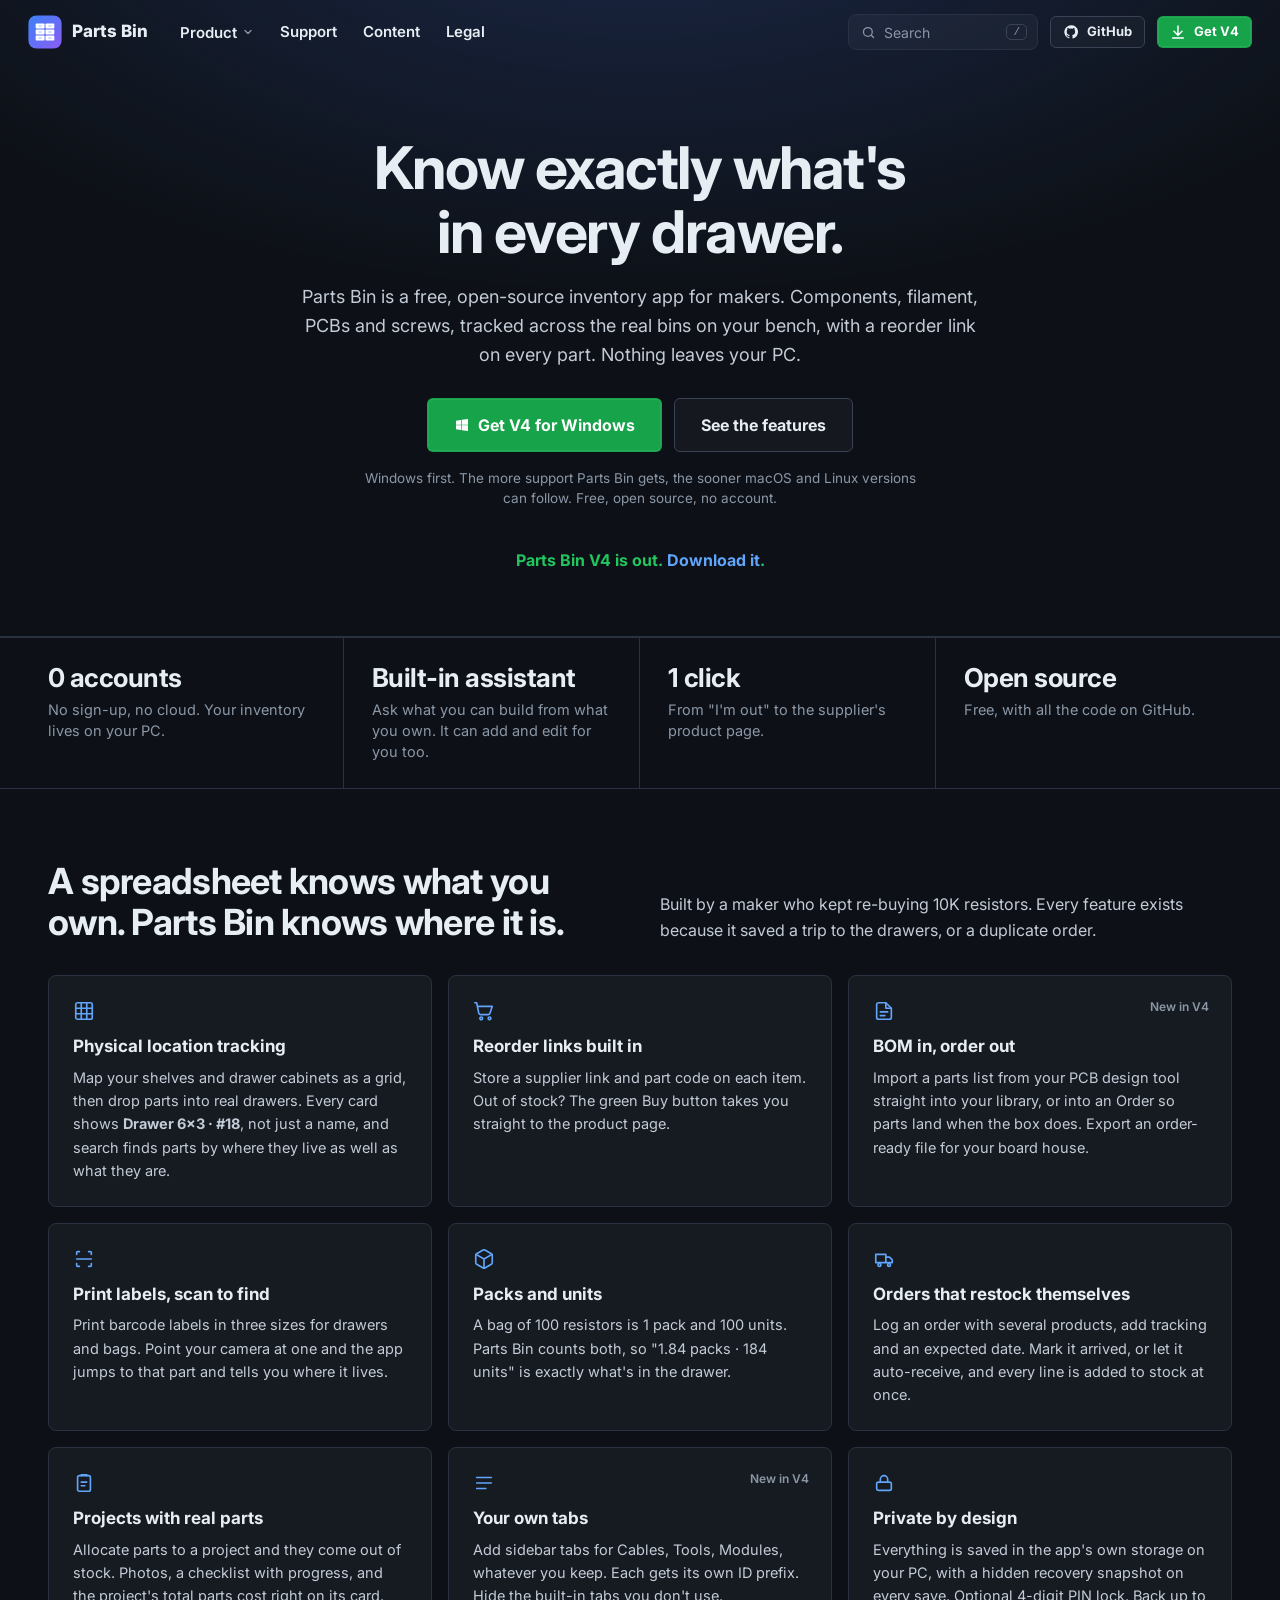
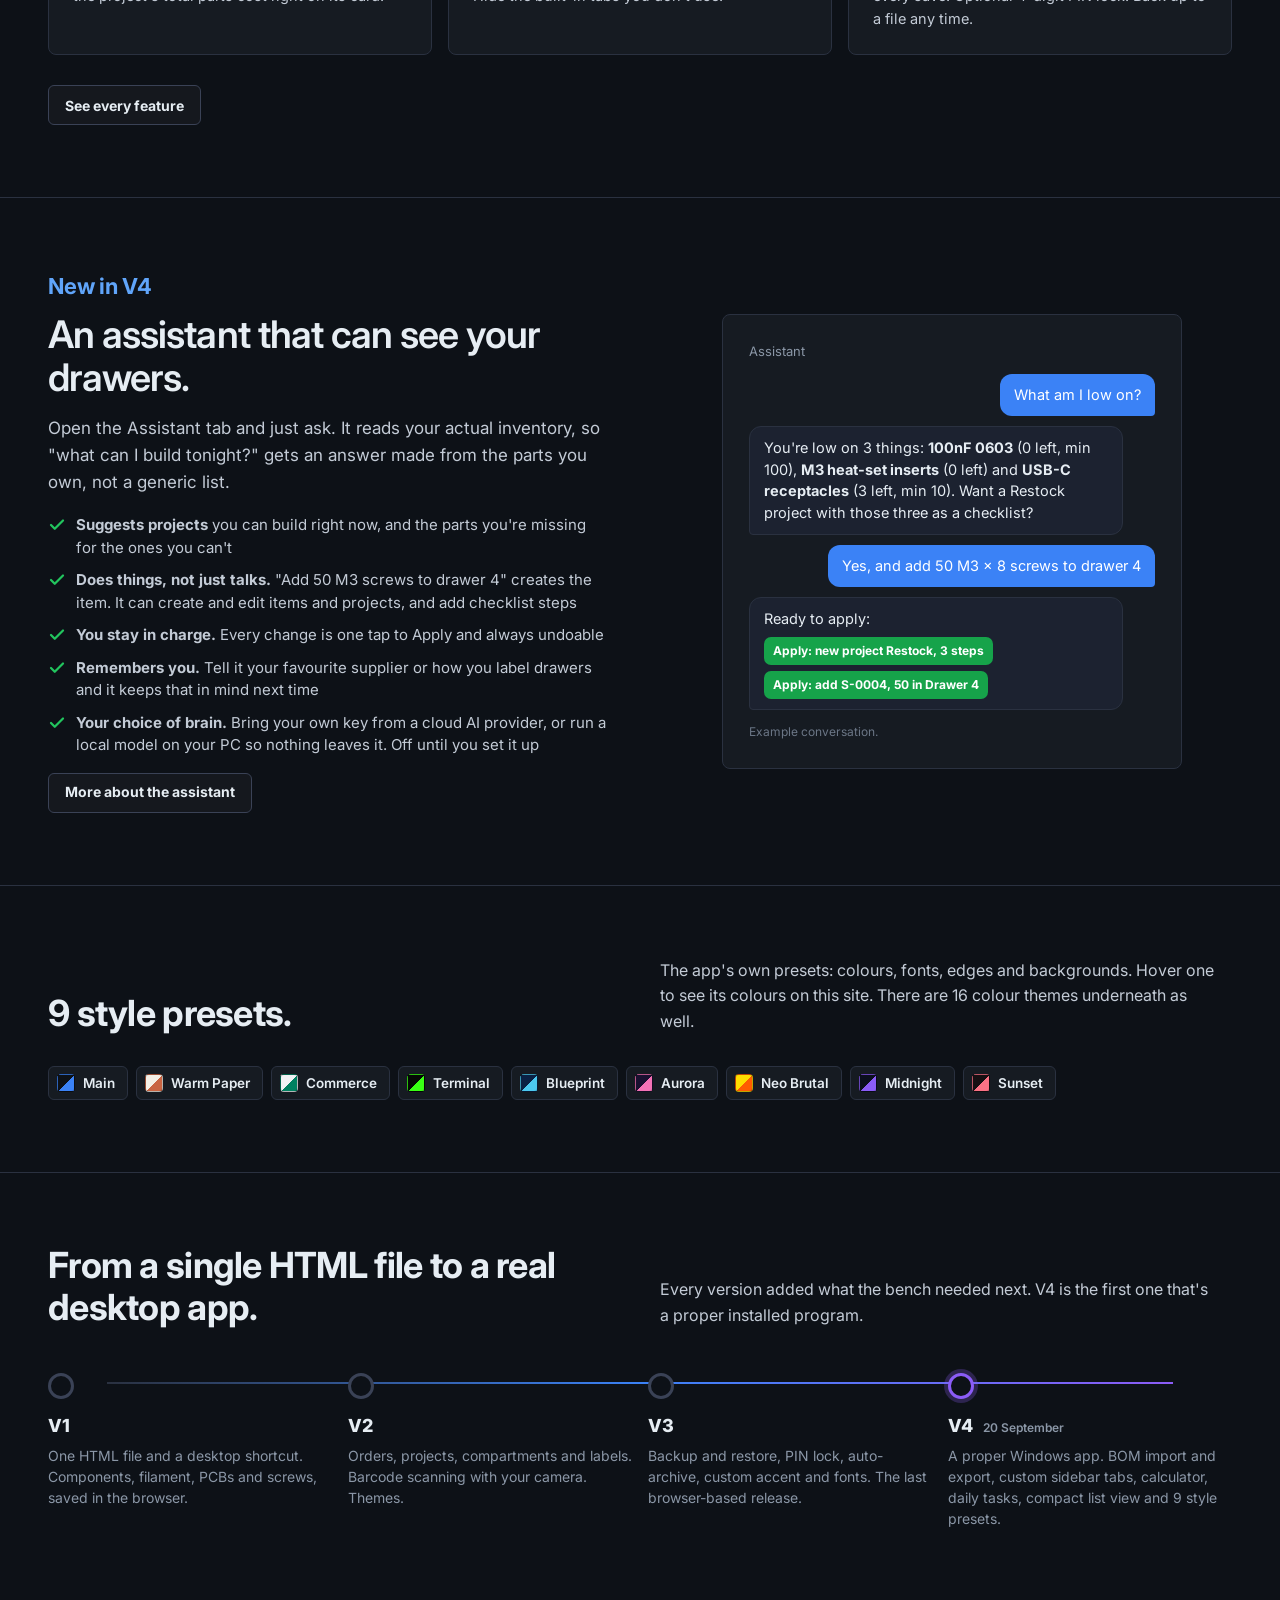
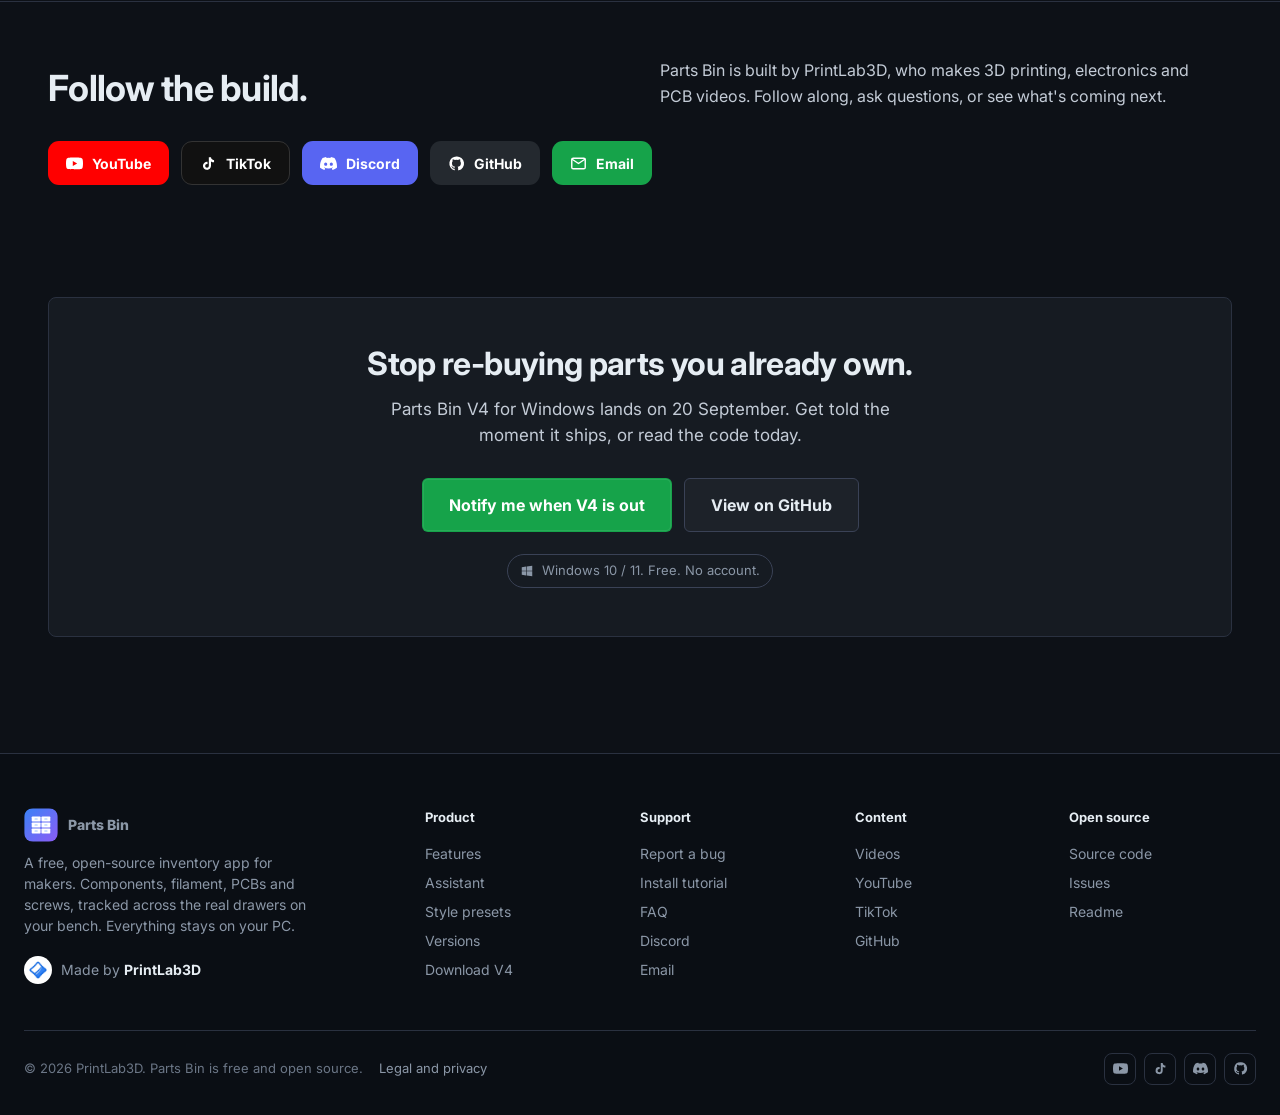
<file: index.html>
<!DOCTYPE html>
<html lang="en">
<head>
<meta charset="UTF-8">
<meta name="viewport" content="width=device-width, initial-scale=1">
<title>Parts Bin, the inventory app for makers</title>
<meta name="description" content="Parts Bin is a free, open-source inventory app for electronics components, 3D-printer filament, PCBs and screws. It tracks the real drawers on your bench and keeps everything on your own PC.">
<meta name="theme-color" content="#0d1117">
<link rel="icon" href="favicon.ico">
<link rel="icon" type="image/svg+xml" href="assets/img/logo.svg">
<meta property="og:title" content="Parts Bin, the inventory app for makers">
<meta property="og:description" content="Components, filament, PCBs and screws, tracked across the real drawers on your bench. Free, open source, and everything stays on your PC.">
<meta property="og:type" content="website">
<meta property="og:url" content="https://printlab3d-official.github.io/">
<link rel="preconnect" href="https://fonts.googleapis.com"><link rel="preconnect" href="https://fonts.gstatic.com" crossorigin>
<link href="https://fonts.googleapis.com/css2?family=Inter:wght@400;500;600;700;800&display=swap" rel="stylesheet">
<link rel="stylesheet" href="assets/css/site.css">
</head>
<body data-page="home">

<!-- ================= HERO ================= -->
<section class="hero">
  <div class="wrap">
    <h1>Know exactly what's<br>in every drawer.</h1>
    <p class="lead">Parts Bin is a free, open-source inventory app for makers. Components, filament, PCBs and screws, tracked across the real bins on your bench, with a reorder link on every part. Nothing leaves your PC.</p>
    <div class="ctas">
      <a class="btn btn-green btn-lg" href="download.html"><svg viewBox="0 0 24 24" fill="currentColor"><path d="M3 5.5 10.5 4.4v7.1H3zM11.5 4.3 21 3v8.5h-9.5zM3 12.5h7.5v7.1L3 18.5zM11.5 12.5H21V21l-9.5-1.3z"/></svg>Get V4 for Windows</a>
      <a class="btn btn-ghost btn-lg" href="features.html">See the features</a>
    </div>
    <p class="note">Windows first. The more support Parts Bin gets, the sooner macOS and Linux versions can follow. Free, open source, no account.</p>

    <div class="cd" data-countdown>
      <span class="lbl">V4 releases in</span>
      <div class="units">
        <div class="u"><b data-d>0</b><span>days</span></div><span class="sep">:</span>
        <div class="u"><b data-h>00</b><span>hours</span></div><span class="sep">:</span>
        <div class="u"><b data-m>00</b><span>minutes</span></div><span class="sep">:</span>
        <div class="u"><b data-s>00</b><span>seconds</span></div>
      </div>
    </div>
  </div>
</section>

<!-- ================= STATS ================= -->
<div class="stats4"><div class="wrap">
  <div class="s rv"><b>0 accounts</b><span>No sign-up, no cloud. Your inventory lives on your PC.</span></div>
  <div class="s rv d1"><b>Built-in assistant</b><span>Ask what you can build from what you own. It can add and edit for you too.</span></div>
  <div class="s rv d2"><b>1 click</b><span>From "I'm out" to the supplier's product page.</span></div>
  <div class="s rv d3"><b>Open source</b><span>Free, with all the code on GitHub.</span></div>
</div></div>

<!-- ================= FEATURES ================= -->
<section class="sec" id="features">
  <div class="wrap">
    <div class="shead">
      <h2 class="t rv">A spreadsheet knows what you own. Parts Bin knows where it is.</h2>
      <p class="rv d1">Built by a maker who kept re-buying 10K resistors. Every feature exists because it saved a trip to the drawers, or a duplicate order.</p>
    </div>
    <div class="fgrid">
      <div class="fcard rv"><div class="ic"><svg viewBox="0 0 24 24" fill="none" stroke="currentColor" stroke-width="1.8" stroke-linecap="round" stroke-linejoin="round"><rect x="3" y="3" width="18" height="18" rx="2"/><path d="M3 9h18M3 15h18M9 3v18M15 3v18"/></svg></div><h3>Physical location tracking</h3><p>Map your shelves and drawer cabinets as a grid, then drop parts into real drawers. Every card shows <b>Drawer 6x3 · #18</b>, not just a name, and search finds parts by where they live as well as what they are.</p></div>
      <div class="fcard rv d1"><div class="ic"><svg viewBox="0 0 24 24" fill="none" stroke="currentColor" stroke-width="1.8" stroke-linecap="round" stroke-linejoin="round"><circle cx="9" cy="20" r="1.5"/><circle cx="18" cy="20" r="1.5"/><path d="M2 3h2l2.3 11.4a2 2 0 0 0 2 1.6h8.2a2 2 0 0 0 2-1.6L21 7H6"/></svg></div><h3>Reorder links built in</h3><p>Store a supplier link and part code on each item. Out of stock? The green Buy button takes you straight to the product page.</p></div>
      <div class="fcard rv d2"><span class="tag">New in V4</span><div class="ic"><svg viewBox="0 0 24 24" fill="none" stroke="currentColor" stroke-width="1.8" stroke-linecap="round" stroke-linejoin="round"><path d="M14 3H6a2 2 0 0 0-2 2v14a2 2 0 0 0 2 2h12a2 2 0 0 0 2-2V9z"/><path d="M14 3v6h6M8 13h8M8 17h5"/></svg></div><h3>BOM in, order out</h3><p>Import a parts list from your PCB design tool straight into your library, or into an Order so parts land when the box does. Export an order-ready file for your board house.</p></div>
      <div class="fcard rv"><div class="ic"><svg viewBox="0 0 24 24" fill="none" stroke="currentColor" stroke-width="1.8" stroke-linecap="round" stroke-linejoin="round"><path d="M4 7V5a1 1 0 0 1 1-1h2M17 4h2a1 1 0 0 1 1 1v2M20 17v2a1 1 0 0 1-1 1h-2M7 20H5a1 1 0 0 1-1-1v-2"/><path d="M4 12h16"/></svg></div><h3>Print labels, scan to find</h3><p>Print barcode labels in three sizes for drawers and bags. Point your camera at one and the app jumps to that part and tells you where it lives.</p></div>
      <div class="fcard rv d1"><div class="ic"><svg viewBox="0 0 24 24" fill="none" stroke="currentColor" stroke-width="1.8" stroke-linecap="round" stroke-linejoin="round"><path d="M21 16V8a2 2 0 0 0-1-1.73l-7-4a2 2 0 0 0-2 0l-7 4A2 2 0 0 0 3 8v8a2 2 0 0 0 1 1.73l7 4a2 2 0 0 0 2 0l7-4A2 2 0 0 0 21 16z"/><path d="M3.27 6.96 12 12.01l8.73-5.05M12 22.08V12"/></svg></div><h3>Packs and units</h3><p>A bag of 100 resistors is 1 pack and 100 units. Parts Bin counts both, so "1.84 packs · 184 units" is exactly what's in the drawer.</p></div>
      <div class="fcard rv d2"><div class="ic"><svg viewBox="0 0 24 24" fill="none" stroke="currentColor" stroke-width="1.8" stroke-linecap="round" stroke-linejoin="round"><path d="M3 7h11v9H3zM14 10h4l3 3v3h-7z"/><circle cx="7" cy="18.5" r="1.6"/><circle cx="17.5" cy="18.5" r="1.6"/></svg></div><h3>Orders that restock themselves</h3><p>Log an order with several products, add tracking and an expected date. Mark it arrived, or let it auto-receive, and every line is added to stock at once.</p></div>
      <div class="fcard rv"><div class="ic"><svg viewBox="0 0 24 24" fill="none" stroke="currentColor" stroke-width="1.8" stroke-linecap="round" stroke-linejoin="round"><rect x="5" y="4" width="14" height="17" rx="2"/><path d="M9 4V3h6v1M9 11h6M9 15h4"/></svg></div><h3>Projects with real parts</h3><p>Allocate parts to a project and they come out of stock. Photos, a checklist with progress, and the project's total parts cost right on its card.</p></div>
      <div class="fcard rv d1"><span class="tag">New in V4</span><div class="ic"><svg viewBox="0 0 24 24" fill="none" stroke="currentColor" stroke-width="1.8" stroke-linecap="round" stroke-linejoin="round"><path d="M4 6h16M4 12h16M4 18h10"/></svg></div><h3>Your own tabs</h3><p>Add sidebar tabs for Cables, Tools, Modules, whatever you keep. Each gets its own ID prefix. Hide the built-in tabs you don't use.</p></div>
      <div class="fcard rv d2"><div class="ic"><svg viewBox="0 0 24 24" fill="none" stroke="currentColor" stroke-width="1.8" stroke-linecap="round" stroke-linejoin="round"><rect x="4" y="11" width="16" height="9" rx="2"/><path d="M8 11V8a4 4 0 0 1 8 0v3"/></svg></div><h3>Private by design</h3><p>Everything is saved in the app's own storage on your PC, with a hidden recovery snapshot on every save. Optional 4-digit PIN lock. Back up to a file any time.</p></div>
    </div>
    <div style="margin-top:30px"><a class="btn btn-ghost" href="features.html">See every feature</a></div>
  </div>
</section>

<!-- ================= AI ASSISTANT ================= -->
<section class="sec bt" id="ai">
  <div class="wrap">
    <div class="split" style="padding:0">
      <div class="txt">
        <span class="kicker">New in V4</span>
        <h3>An assistant that can see your drawers.</h3>
        <p>Open the Assistant tab and just ask. It reads your actual inventory, so "what can I build tonight?" gets an answer made from the parts you own, not a generic list.</p>
        <ul>
        <li><svg viewBox="0 0 24 24" fill="none" stroke="currentColor" stroke-width="3" stroke-linecap="round" stroke-linejoin="round"><path d="M20 6 9 17l-5-5"/></svg><span><b>Suggests projects</b> you can build right now, and the parts you're missing for the ones you can't</span></li>
        <li><svg viewBox="0 0 24 24" fill="none" stroke="currentColor" stroke-width="3" stroke-linecap="round" stroke-linejoin="round"><path d="M20 6 9 17l-5-5"/></svg><span><b>Does things, not just talks.</b> "Add 50 M3 screws to drawer 4" creates the item. It can create and edit items and projects, and add checklist steps</span></li>
        <li><svg viewBox="0 0 24 24" fill="none" stroke="currentColor" stroke-width="3" stroke-linecap="round" stroke-linejoin="round"><path d="M20 6 9 17l-5-5"/></svg><span><b>You stay in charge.</b> Every change is one tap to Apply and always undoable</span></li>
        <li><svg viewBox="0 0 24 24" fill="none" stroke="currentColor" stroke-width="3" stroke-linecap="round" stroke-linejoin="round"><path d="M20 6 9 17l-5-5"/></svg><span><b>Remembers you.</b> Tell it your favourite supplier or how you label drawers and it keeps that in mind next time</span></li>
        <li><svg viewBox="0 0 24 24" fill="none" stroke="currentColor" stroke-width="3" stroke-linecap="round" stroke-linejoin="round"><path d="M20 6 9 17l-5-5"/></svg><span><b>Your choice of brain.</b> Bring your own key from a cloud AI provider, or run a local model on your PC so nothing leaves it. Off until you set it up</span></li>
        </ul>
        <p style="margin-top:16px"><a class="btn btn-ghost" href="features.html#ai">More about the assistant</a></p>
      </div>
      <div class="art">
        <div class="fcard" style="width:100%;max-width:460px">
          <p style="color:var(--mut);font-size:13px;margin-bottom:12px">Assistant</p>
          <div style="display:flex;flex-direction:column;gap:10px;font-size:14.5px;line-height:1.5">
            <div style="align-self:flex-end;background:var(--accent);color:#fff;padding:10px 14px;border-radius:12px;border-bottom-right-radius:4px;max-width:85%">What am I low on?</div>
            <div style="align-self:flex-start;background:var(--bg3);border:1px solid var(--line);padding:10px 14px;border-radius:12px;border-bottom-left-radius:4px;max-width:92%">You're low on 3 things: <b>100nF 0603</b> (0 left, min 100), <b>M3 heat-set inserts</b> (0 left) and <b>USB-C receptacles</b> (3 left, min 10). Want a Restock project with those three as a checklist?</div>
            <div style="align-self:flex-end;background:var(--accent);color:#fff;padding:10px 14px;border-radius:12px;border-bottom-right-radius:4px;max-width:85%">Yes, and add 50 M3 x 8 screws to drawer 4</div>
            <div style="align-self:flex-start;background:var(--bg3);border:1px solid var(--line);padding:10px 14px;border-radius:12px;border-bottom-left-radius:4px;max-width:92%">Ready to apply:<div style="margin-top:8px;display:flex;gap:6px;flex-wrap:wrap"><span style="font-size:12px;font-weight:700;padding:5px 9px;border-radius:7px;background:var(--green2);color:#fff">Apply: new project Restock, 3 steps</span><span style="font-size:12px;font-weight:700;padding:5px 9px;border-radius:7px;background:var(--green2);color:#fff">Apply: add S-0004, 50 in Drawer 4</span></div></div>
          </div>
          <p style="color:var(--mut2);font-size:12px;margin-top:12px">Example conversation.</p>
        </div>
      </div>
    </div>
  </div>
</section>

<!-- ================= STYLE PRESETS ================= -->
<section class="sec bt" id="themes">
  <div class="wrap">
    <div class="shead">
      <h2 class="t rv">9 style presets.</h2>
      <p class="rv d1">The app's own presets: colours, fonts, edges and backgrounds. Hover one to see its colours on this site. There are 16 colour themes underneath as well.</p>
    </div>
    <div class="pgrid rv d1" id="pgrid"></div>
  </div>
</section>

<!-- ================= VERSIONS ================= -->
<section class="sec bt" id="versions">
  <div class="wrap">
    <div class="shead">
      <h2 class="t rv">From a single HTML file to a real desktop app.</h2>
      <p class="rv d1">Every version added what the bench needed next. V4 is the first one that's a proper installed program.</p>
    </div>
    <div class="tl" style="margin-top:0">
      <div class="v rv"><h4>V1</h4><p>One HTML file and a desktop shortcut. Components, filament, PCBs and screws, saved in the browser.</p></div>
      <div class="v rv d1"><h4>V2</h4><p>Orders, projects, compartments and labels. Barcode scanning with your camera. Themes.</p></div>
      <div class="v rv d2"><h4>V3</h4><p>Backup and restore, PIN lock, auto-archive, custom accent and fonts. The last browser-based release.</p></div>
      <div class="v now rv d3"><h4>V4 <small>20 September</small></h4><p>A proper Windows app. BOM import and export, custom sidebar tabs, calculator, daily tasks, compact list view and 9 style presets.</p></div>
    </div>
  </div>
</section>

<!-- ================= SOCIALS ================= -->
<section class="sec bt tight" id="social">
  <div class="wrap">
    <div class="shead"><h2 class="t rv">Follow the build.</h2><p class="rv d1">Parts Bin is built by PrintLab3D, who makes 3D printing, electronics and PCB videos. Follow along, ask questions, or see what's coming next.</p></div>
    <div class="socials rv d2" style="justify-content:flex-start;margin-top:0">
      <a class="social" style="background:#FF0000" href="https://www.youtube.com/@PrintLab3D000" target="_blank" rel="noopener"><svg viewBox="0 0 24 24" fill="currentColor"><path d="M23.5 6.2a3 3 0 0 0-2.1-2.1C19.5 3.6 12 3.6 12 3.6s-7.5 0-9.4.5A3 3 0 0 0 .5 6.2 31 31 0 0 0 0 12a31 31 0 0 0 .5 5.8 3 3 0 0 0 2.1 2.1c1.9.5 9.4.5 9.4.5s7.5 0 9.4-.5a3 3 0 0 0 2.1-2.1A31 31 0 0 0 24 12a31 31 0 0 0-.5-5.8zM9.6 15.6V8.4l6.2 3.6z"/></svg>YouTube</a>
      <a class="social" style="background:#111;border:1px solid #333" href="https://www.tiktok.com/@printlab3d64" target="_blank" rel="noopener"><svg viewBox="0 0 24 24" fill="currentColor"><path d="M16.6 5.82A4.28 4.28 0 0 1 15.54 3h-3.09v12.4a2.59 2.59 0 1 1-2.6-2.6c.27 0 .53.04.78.12V9.66a5.7 5.7 0 1 0 4.91 5.64V9.01a7.35 7.35 0 0 0 4.3 1.38V7.3a4.35 4.35 0 0 1-3.24-1.48z"/></svg>TikTok</a>
      <a class="social" style="background:#5865F2" href="https://discord.gg/n8M3V4SaHJ" target="_blank" rel="noopener"><svg viewBox="0 0 24 24" fill="currentColor"><path d="M20.317 4.369a19.79 19.79 0 0 0-4.885-1.515.074.074 0 0 0-.079.037c-.21.375-.444.864-.608 1.249a18.27 18.27 0 0 0-5.487 0 12.64 12.64 0 0 0-.617-1.25.077.077 0 0 0-.079-.036A19.736 19.736 0 0 0 3.677 4.37a.07.07 0 0 0-.032.027C.533 9.046-.32 13.58.099 18.057a.082.082 0 0 0 .031.057 19.9 19.9 0 0 0 5.993 3.03.078.078 0 0 0 .084-.028c.462-.63.874-1.295 1.226-1.994a.076.076 0 0 0-.041-.106 13.107 13.107 0 0 1-1.872-.892.077.077 0 0 1-.008-.128c.126-.094.252-.192.372-.291a.074.074 0 0 1 .077-.01c3.928 1.793 8.18 1.793 12.062 0a.074.074 0 0 1 .078.009c.12.099.246.198.373.292a.077.077 0 0 1-.006.127 12.3 12.3 0 0 1-1.873.891.077.077 0 0 0-.041.107c.36.698.772 1.362 1.225 1.993a.076.076 0 0 0 .084.028 19.839 19.839 0 0 0 6.002-3.03.077.077 0 0 0 .032-.054c.5-5.177-.838-9.674-3.549-13.66a.061.061 0 0 0-.031-.03zM8.02 15.331c-1.183 0-2.157-1.085-2.157-2.419 0-1.333.955-2.419 2.157-2.419 1.21 0 2.176 1.096 2.157 2.42 0 1.333-.956 2.418-2.157 2.418zm7.975 0c-1.183 0-2.157-1.085-2.157-2.419 0-1.333.955-2.419 2.157-2.419 1.21 0 2.176 1.096 2.157 2.42 0 1.333-.946 2.418-2.157 2.418z"/></svg>Discord</a>
      <a class="social" style="background:#24292f" href="https://github.com/PrintLab3D-Official" target="_blank" rel="noopener"><svg viewBox="0 0 24 24" fill="currentColor"><path d="M12 2a10 10 0 0 0-3.2 19.5c.5.1.7-.2.7-.5v-1.7C6.7 19.7 6.1 18 6.1 18c-.4-1.1-1-1.4-1-1.4-.9-.6.1-.6.1-.6 1 .1 1.5 1 1.5 1 .9 1.5 2.3 1.1 2.9.8.1-.6.3-1.1.6-1.3-2.2-.3-4.6-1.1-4.6-5 0-1.1.4-2 1-2.7 0-.3-.4-1.3.1-2.7 0 0 .8-.3 2.7 1a9.4 9.4 0 0 1 5 0c1.9-1.3 2.7-1 2.7-1 .5 1.4.2 2.4.1 2.7.6.7 1 1.6 1 2.7 0 3.9-2.4 4.7-4.6 5 .4.3.7.9.7 1.9v2.8c0 .3.2.6.7.5A10 10 0 0 0 12 2z"/></svg>GitHub</a>
      <a class="social" style="background:#16a34a" href="mailto:PrintLab3D@outlook.com.au"><svg viewBox="0 0 24 24" fill="none" stroke="currentColor" stroke-width="2" stroke-linecap="round" stroke-linejoin="round"><rect x="2.5" y="4.5" width="19" height="15" rx="2"/><path d="M3 6l9 6 9-6"/></svg>Email</a>
    </div>
  </div>
</section>

<!-- ================= CTA ================= -->
<section class="sec tight">
  <div class="wrap">
    <div class="band rv">
      <h2>Stop re-buying parts you already own.</h2>
      <p>Parts Bin V4 for Windows lands on 20 September. Get told the moment it ships, or read the code today.</p>
      <div class="ctas">
        <a class="btn btn-green btn-lg" href="#" data-notify>Notify me when V4 is out</a>
        <a class="btn btn-ghost btn-lg" href="https://github.com/PrintLab3D-Official/Part-bin" target="_blank" rel="noopener">View on GitHub</a>
      </div>
      <div class="win"><svg viewBox="0 0 24 24" fill="currentColor"><path d="M3 5.5 10.5 4.4v7.1H3zM11.5 4.3 21 3v8.5h-9.5zM3 12.5h7.5v7.1L3 18.5zM11.5 12.5H21V21l-9.5-1.3z"/></svg>Windows 10 / 11. Free. No account.</div>
    </div>
  </div>
</section>

<script src="assets/js/site.js"></script>
</body>
</html>
</file>
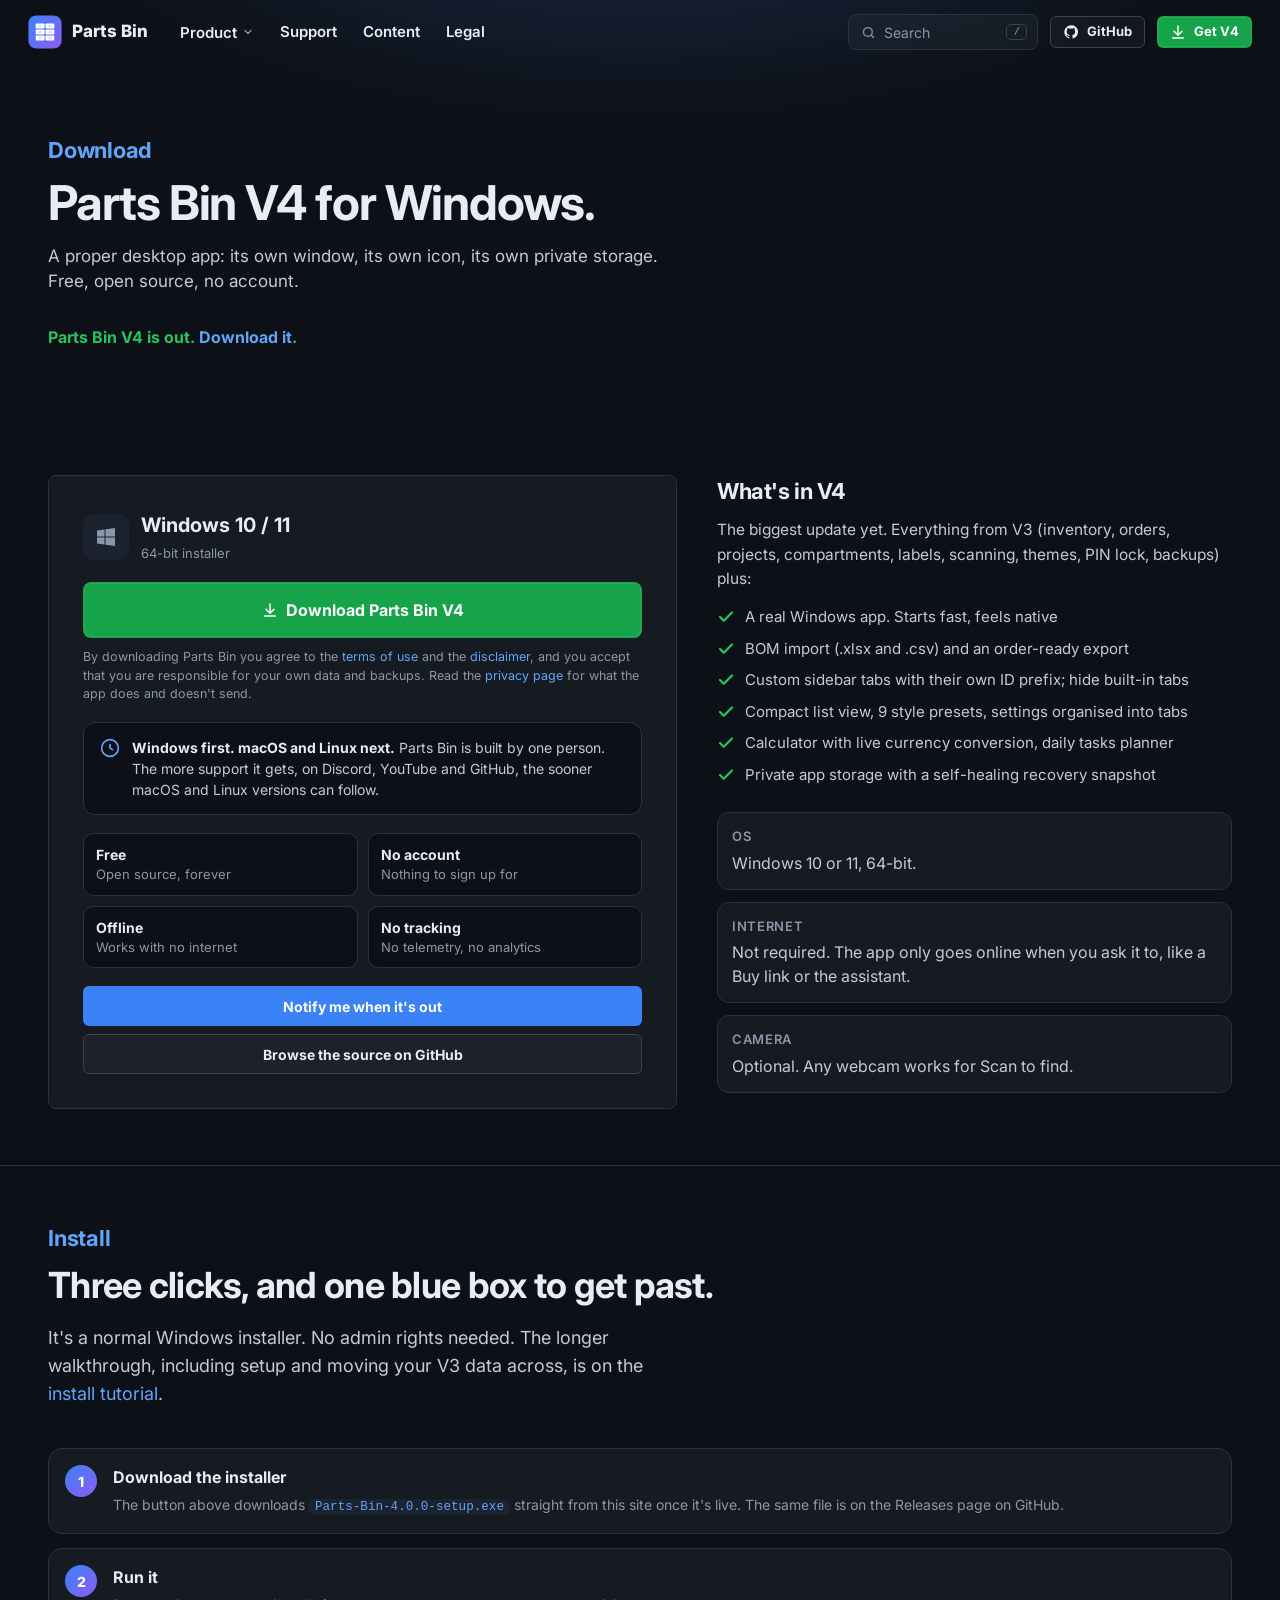
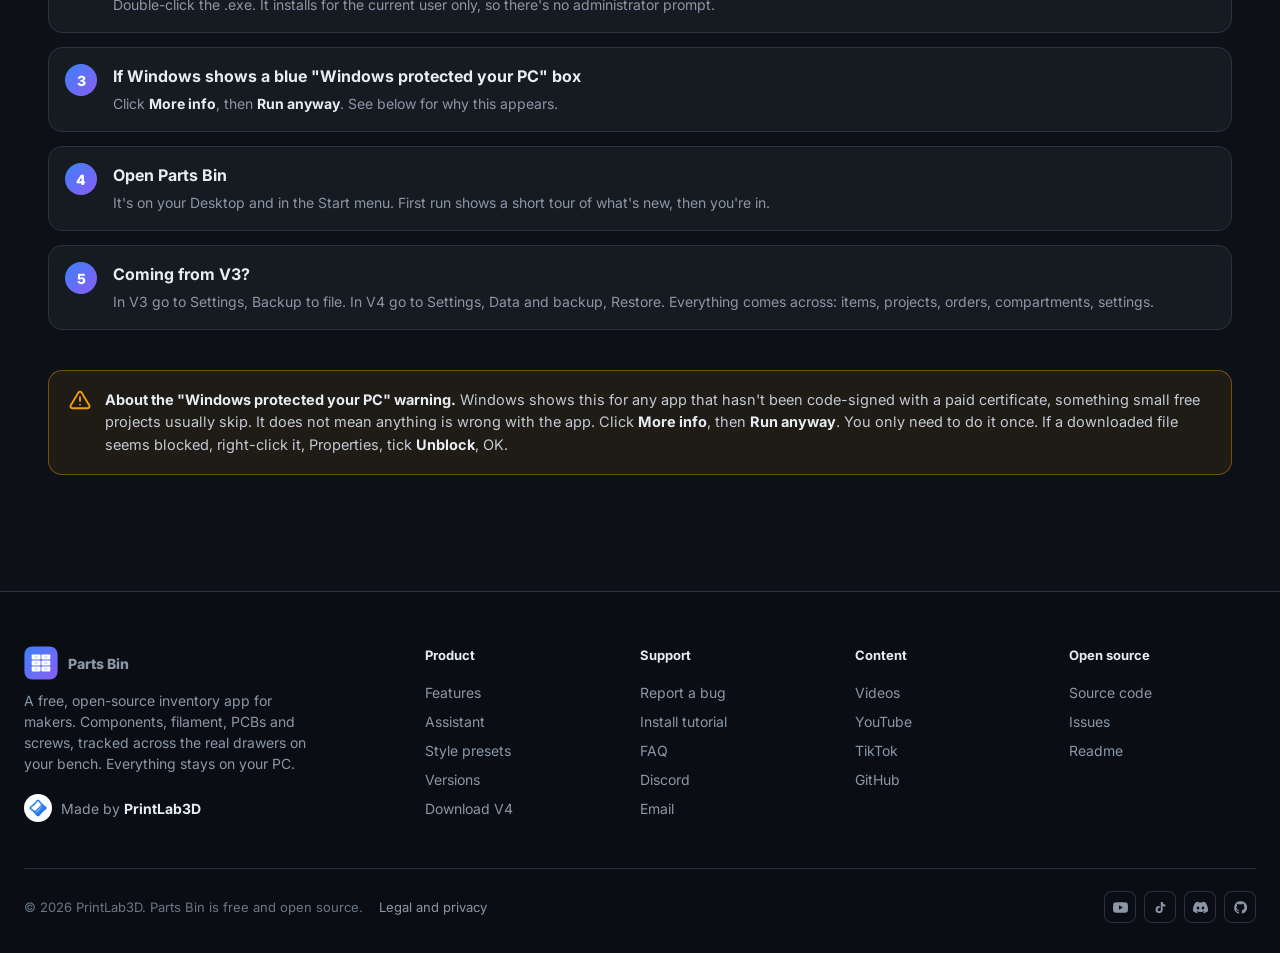
<file: download.html>
<!DOCTYPE html>
<html lang="en">
<head>
<meta charset="UTF-8">
<meta name="viewport" content="width=device-width, initial-scale=1">
<title>Download, Parts Bin</title>
<meta name="description" content="Parts Bin V4 for Windows releases on 20 September. Free, open source, no account. Get notified the moment it ships.">
<meta name="theme-color" content="#0d1117">
<link rel="icon" href="favicon.ico">
<link rel="preconnect" href="https://fonts.googleapis.com"><link rel="preconnect" href="https://fonts.gstatic.com" crossorigin>
<link href="https://fonts.googleapis.com/css2?family=Inter:wght@400;500;600;700;800&display=swap" rel="stylesheet">
<link rel="stylesheet" href="assets/css/site.css">
</head>
<body data-page="download">

<section class="phero"><div class="wrap">
  <span class="kicker">Download</span>
  <h1>Parts Bin V4 for Windows.</h1>
  <p>A proper desktop app: its own window, its own icon, its own private storage. Free, open source, no account.</p>
  <div class="cd" data-countdown style="align-items:flex-start;margin-top:30px">
    <span class="lbl">Releases in</span>
    <div class="units">
      <div class="u"><b data-d>0</b><span>days</span></div><span class="sep">:</span>
      <div class="u"><b data-h>00</b><span>hours</span></div><span class="sep">:</span>
      <div class="u"><b data-m>00</b><span>minutes</span></div><span class="sep">:</span>
      <div class="u"><b data-s>00</b><span>seconds</span></div>
    </div>
  </div>
</div></section>

<section class="sec tight"><div class="wrap">
  <div class="dl">
    <div class="dlcard rv">
      <div class="os"><span class="i"><svg viewBox="0 0 24 24" fill="currentColor"><path d="M3 5.5 10.5 4.4v7.1H3zM11.5 4.3 21 3v8.5h-9.5zM3 12.5h7.5v7.1L3 18.5zM11.5 12.5H21V21l-9.5-1.3z"/></svg></span><div><b>Windows 10 / 11</b><span>64-bit installer</span></div></div>
      <div class="soon"><i></i>Releases 20 September</div>
      <button class="btn btn-green big" id="dlBtn" disabled aria-disabled="true"><svg viewBox="0 0 24 24" fill="none" stroke="currentColor" stroke-width="2.2" stroke-linecap="round" stroke-linejoin="round"><path d="M12 3v12M6 11l6 6 6-6"/><path d="M4 21h16"/></svg>Download Parts Bin V4</button>
      <p class="agree">By downloading Parts Bin you agree to the <a href="legal.html#terms">terms of use</a> and the <a href="legal.html#disclaimer">disclaimer</a>, and you accept that you are responsible for your own data and backups. Read the <a href="legal.html#privacy">privacy page</a> for what the app does and doesn't send.</p>
      <div class="more"><svg viewBox="0 0 24 24" fill="none" stroke="currentColor" stroke-width="2" stroke-linecap="round" stroke-linejoin="round"><path d="M12 2a10 10 0 1 0 0 20 10 10 0 0 0 0-20z"/><path d="M12 8v4l3 2"/></svg><div><b>Windows first. macOS and Linux next.</b> Parts Bin is built by one person. The more support it gets, on Discord, YouTube and GitHub, the sooner macOS and Linux versions can follow.</div></div>
      <div class="meta">
        <div><b>Free</b>Open source, forever</div>
        <div><b>No account</b>Nothing to sign up for</div>
        <div><b>Offline</b>Works with no internet</div>
        <div><b>No tracking</b>No telemetry, no analytics</div>
      </div>
      <div class="notify">
        <a class="btn btn-blue" href="#" data-notify>Notify me when it's out</a>
        <a class="btn btn-ghost" href="https://github.com/PrintLab3D-Official/Part-bin" target="_blank" rel="noopener">Browse the source on GitHub</a>
      </div>
    </div>
    <div class="rv d1">
      <h3 style="font-size:22px;letter-spacing:-.02em;margin-bottom:10px">What's in V4</h3>
      <p style="color:var(--txt2);font-size:15.5px;line-height:1.6">The biggest update yet. Everything from V3 (inventory, orders, projects, compartments, labels, scanning, themes, PIN lock, backups) plus:</p>
      <ul style="margin-top:14px;display:grid;gap:9px;font-size:15px;color:var(--txt2)">
        <li style="list-style:none;display:flex;gap:10px"><svg viewBox="0 0 24 24" width="18" height="18" fill="none" stroke="currentColor" stroke-width="3" stroke-linecap="round" stroke-linejoin="round" style="flex-shrink:0;margin-top:2px;color:var(--green)"><path d="M20 6 9 17l-5-5"/></svg>A real Windows app. Starts fast, feels native</li>
        <li style="list-style:none;display:flex;gap:10px"><svg viewBox="0 0 24 24" width="18" height="18" fill="none" stroke="currentColor" stroke-width="3" stroke-linecap="round" stroke-linejoin="round" style="flex-shrink:0;margin-top:2px;color:var(--green)"><path d="M20 6 9 17l-5-5"/></svg>BOM import (.xlsx and .csv) and an order-ready export</li>
        <li style="list-style:none;display:flex;gap:10px"><svg viewBox="0 0 24 24" width="18" height="18" fill="none" stroke="currentColor" stroke-width="3" stroke-linecap="round" stroke-linejoin="round" style="flex-shrink:0;margin-top:2px;color:var(--green)"><path d="M20 6 9 17l-5-5"/></svg>Custom sidebar tabs with their own ID prefix; hide built-in tabs</li>
        <li style="list-style:none;display:flex;gap:10px"><svg viewBox="0 0 24 24" width="18" height="18" fill="none" stroke="currentColor" stroke-width="3" stroke-linecap="round" stroke-linejoin="round" style="flex-shrink:0;margin-top:2px;color:var(--green)"><path d="M20 6 9 17l-5-5"/></svg>Compact list view, 9 style presets, settings organised into tabs</li>
        <li style="list-style:none;display:flex;gap:10px"><svg viewBox="0 0 24 24" width="18" height="18" fill="none" stroke="currentColor" stroke-width="3" stroke-linecap="round" stroke-linejoin="round" style="flex-shrink:0;margin-top:2px;color:var(--green)"><path d="M20 6 9 17l-5-5"/></svg>Calculator with live currency conversion, daily tasks planner</li>
        <li style="list-style:none;display:flex;gap:10px"><svg viewBox="0 0 24 24" width="18" height="18" fill="none" stroke="currentColor" stroke-width="3" stroke-linecap="round" stroke-linejoin="round" style="flex-shrink:0;margin-top:2px;color:var(--green)"><path d="M20 6 9 17l-5-5"/></svg>Private app storage with a self-healing recovery snapshot</li>
      </ul>
      <div class="req" style="grid-template-columns:1fr;margin-top:26px" id="requirements">
        <div><b>OS</b>Windows 10 or 11, 64-bit.</div>
        <div><b>Internet</b>Not required. The app only goes online when you ask it to, like a Buy link or the assistant.</div>
        <div><b>Camera</b>Optional. Any webcam works for Scan to find.</div>
      </div>
    </div>
  </div>
</div></section>

<section class="sec tight bt" id="install"><div class="wrap">
  <span class="kicker rv">Install</span>
  <h2 class="t rv d1">Three clicks, and one blue box to get past.</h2>
  <p class="sub rv d2">It's a normal Windows installer. No admin rights needed. The longer walkthrough, including setup and moving your V3 data across, is on the <a href="support.html#install">install tutorial</a>.</p>
  <ol class="steps mt rv d2">
    <li><div><b>Download the installer</b><span>The button above downloads <code>Parts-Bin-4.0.0-setup.exe</code> straight from this site once it's live. The same file is on the Releases page on GitHub.</span></div></li>
    <li><div><b>Run it</b><span>Double-click the .exe. It installs for the current user only, so there's no administrator prompt.</span></div></li>
    <li><div><b>If Windows shows a blue "Windows protected your PC" box</b><span>Click <b>More info</b>, then <b>Run anyway</b>. See below for why this appears.</span></div></li>
    <li><div><b>Open Parts Bin</b><span>It's on your Desktop and in the Start menu. First run shows a short tour of what's new, then you're in.</span></div></li>
    <li><div><b>Coming from V3?</b><span>In V3 go to Settings, Backup to file. In V4 go to Settings, Data and backup, Restore. Everything comes across: items, projects, orders, compartments, settings.</span></div></li>
  </ol>
  <div class="callout mt rv" id="smartscreen">
    <svg viewBox="0 0 24 24" fill="none" stroke="currentColor" stroke-width="2" stroke-linecap="round" stroke-linejoin="round"><path d="M10.3 3.8 1.8 18a2 2 0 0 0 1.7 3h17a2 2 0 0 0 1.7-3L13.7 3.8a2 2 0 0 0-3.4 0z"/><path d="M12 9v4M12 17h.01"/></svg>
    <div><b>About the "Windows protected your PC" warning.</b> Windows shows this for any app that hasn't been code-signed with a paid certificate, something small free projects usually skip. It does not mean anything is wrong with the app. Click <b>More info</b>, then <b>Run anyway</b>. You only need to do it once. If a downloaded file seems blocked, right-click it, Properties, tick <b>Unblock</b>, OK.</div>
  </div>
</div></section>

<script src="assets/js/site.js"></script>
</body>
</html>
</file>
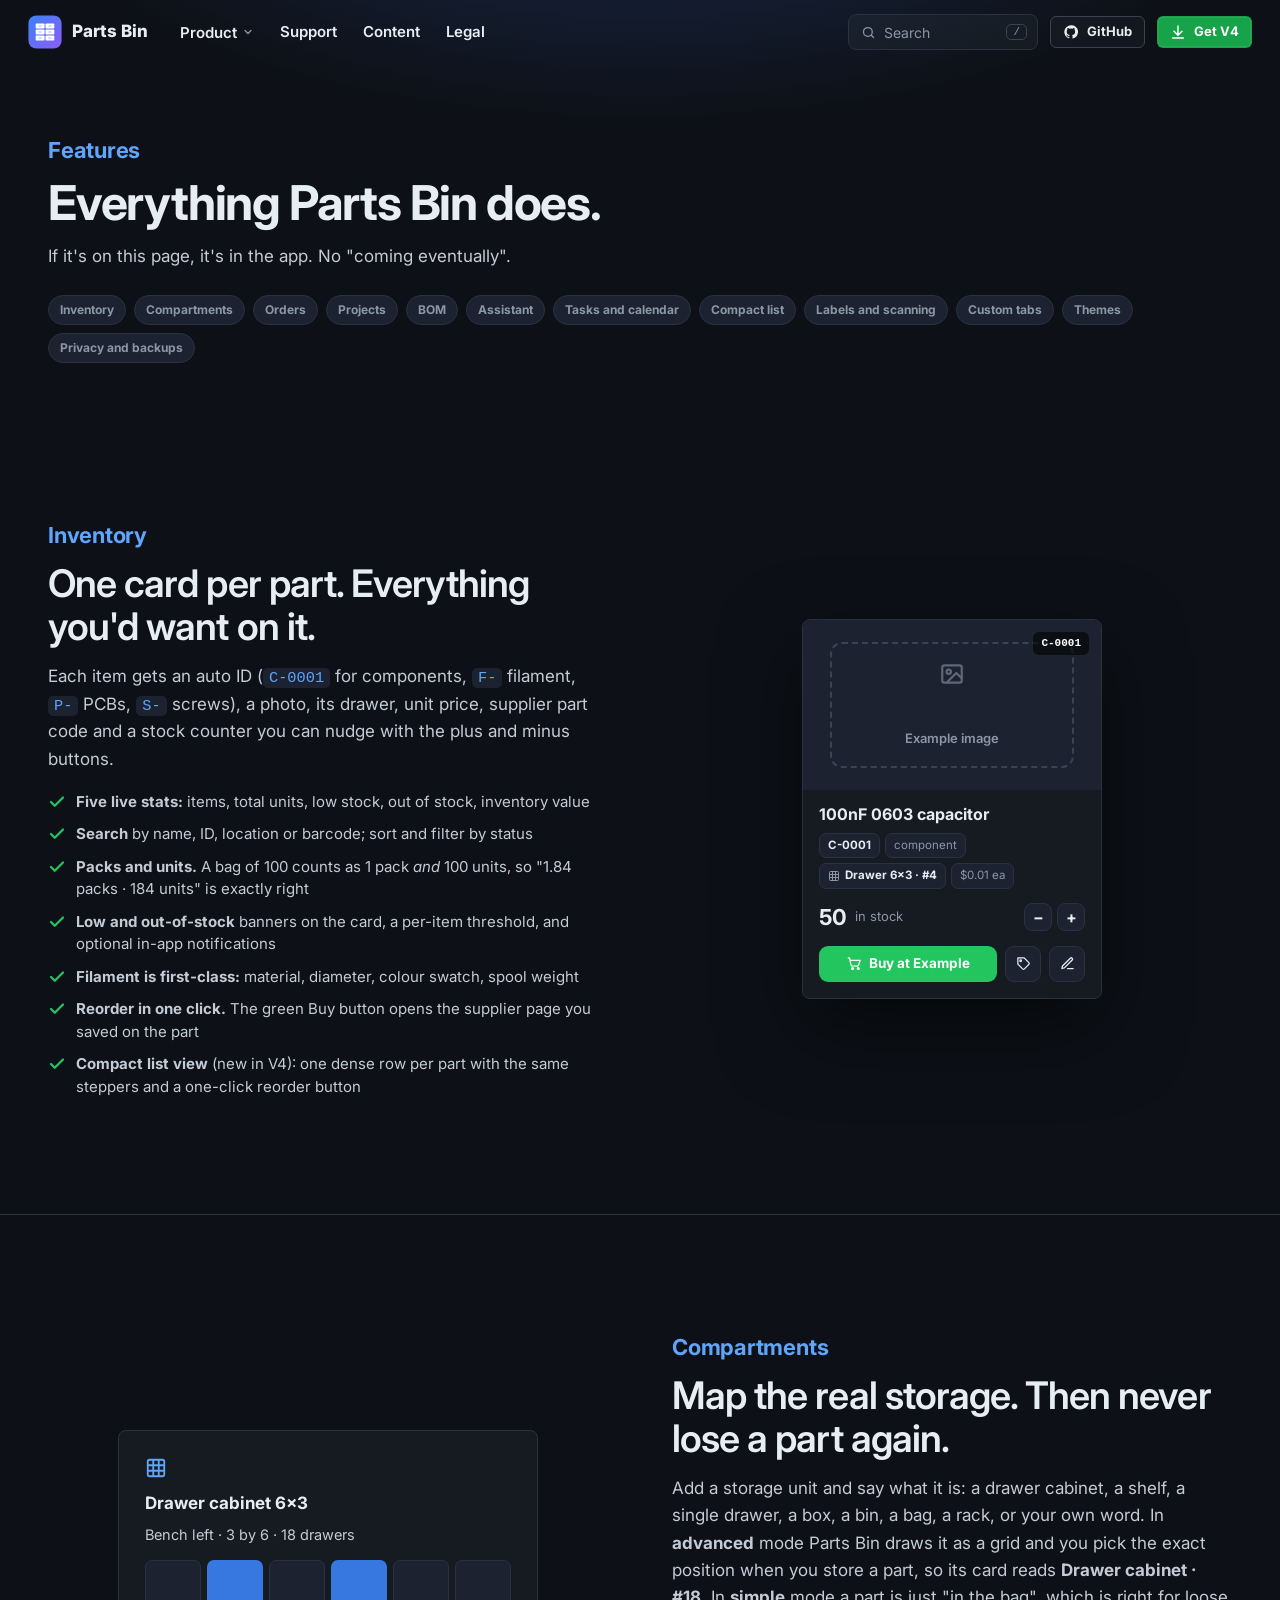
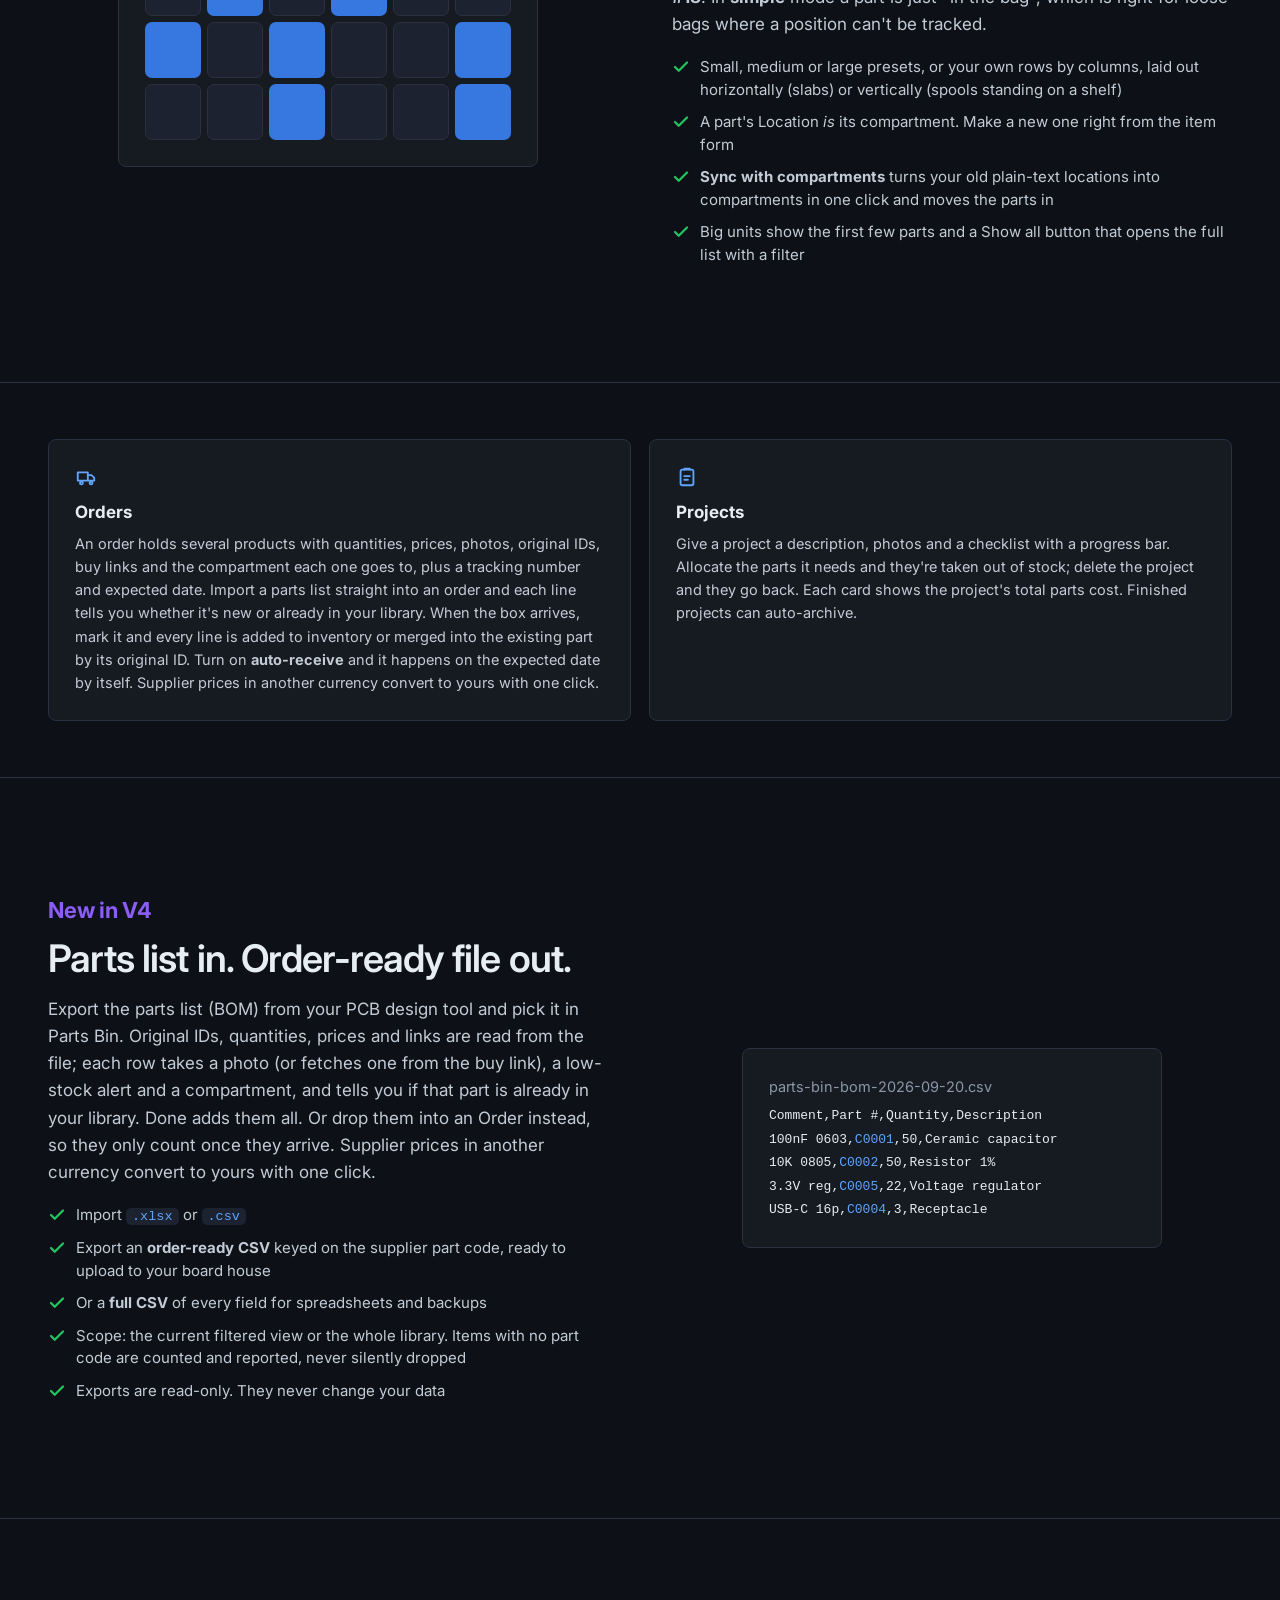
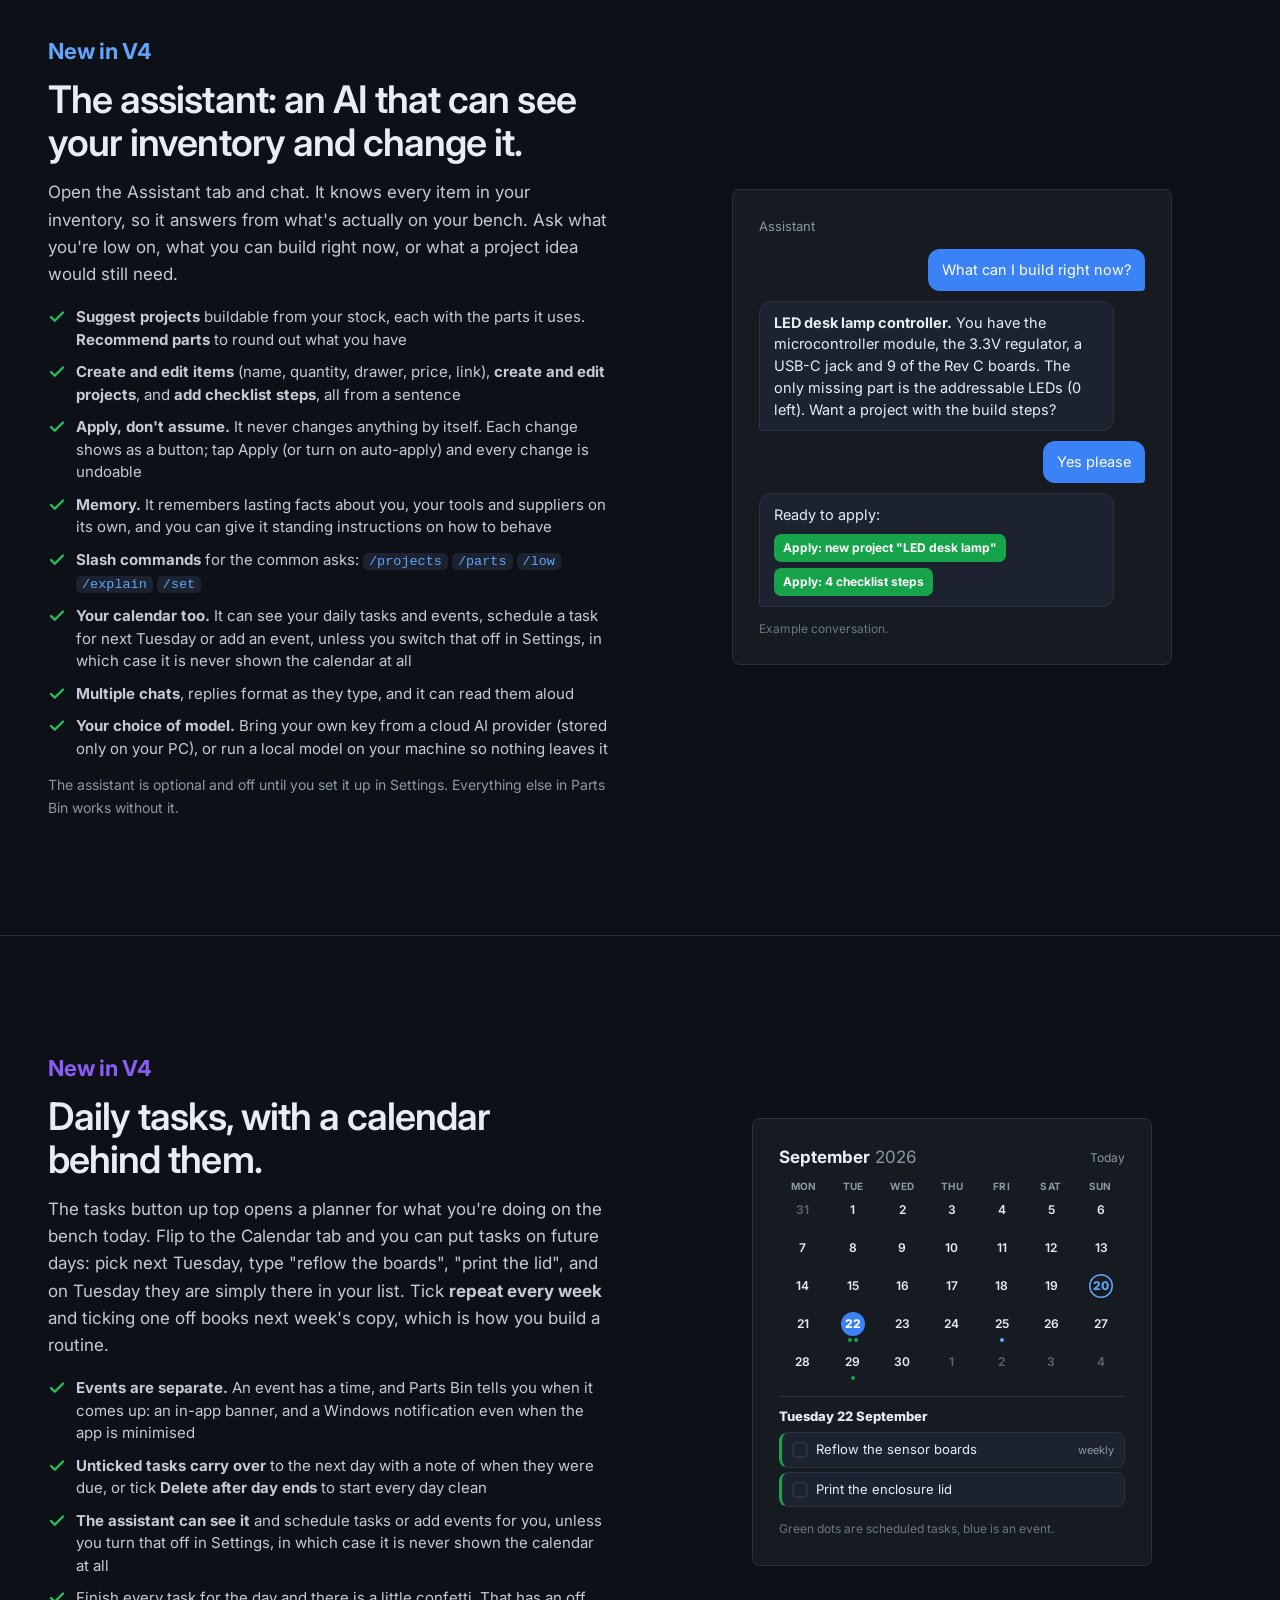
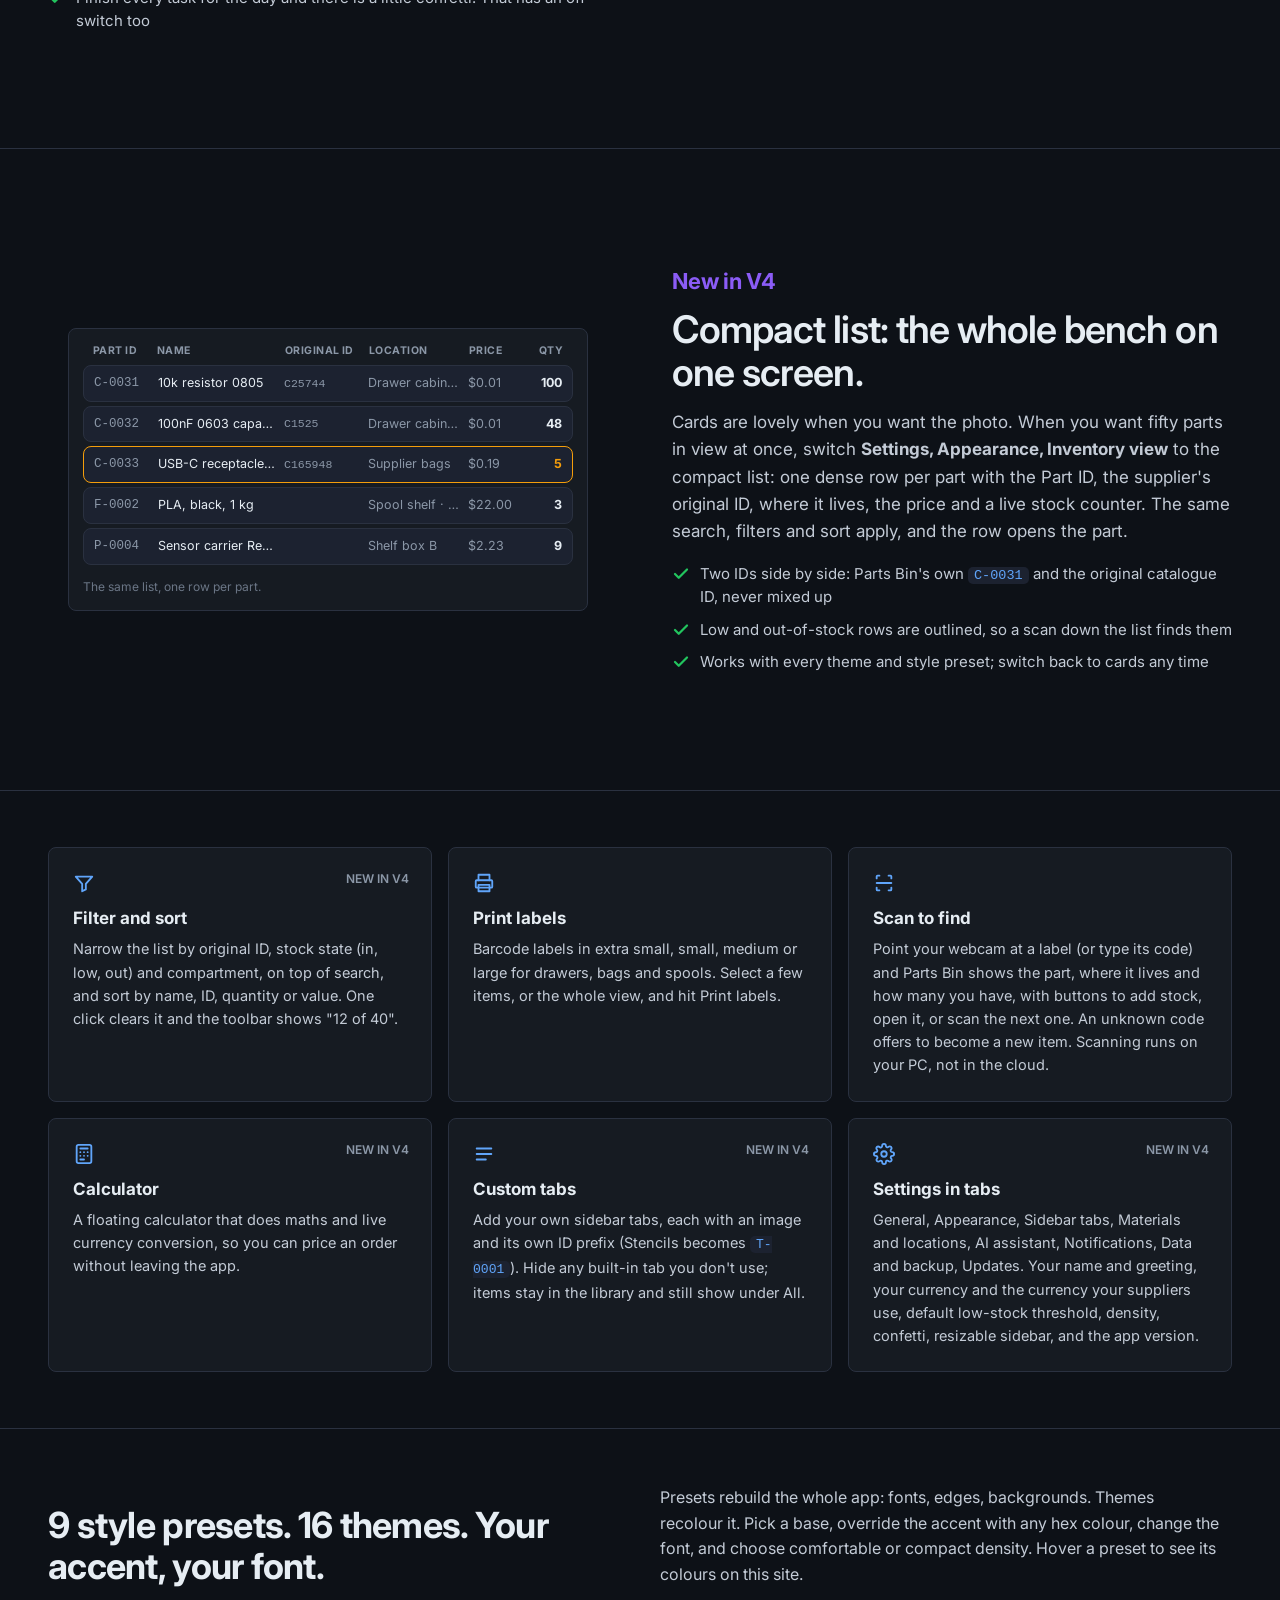
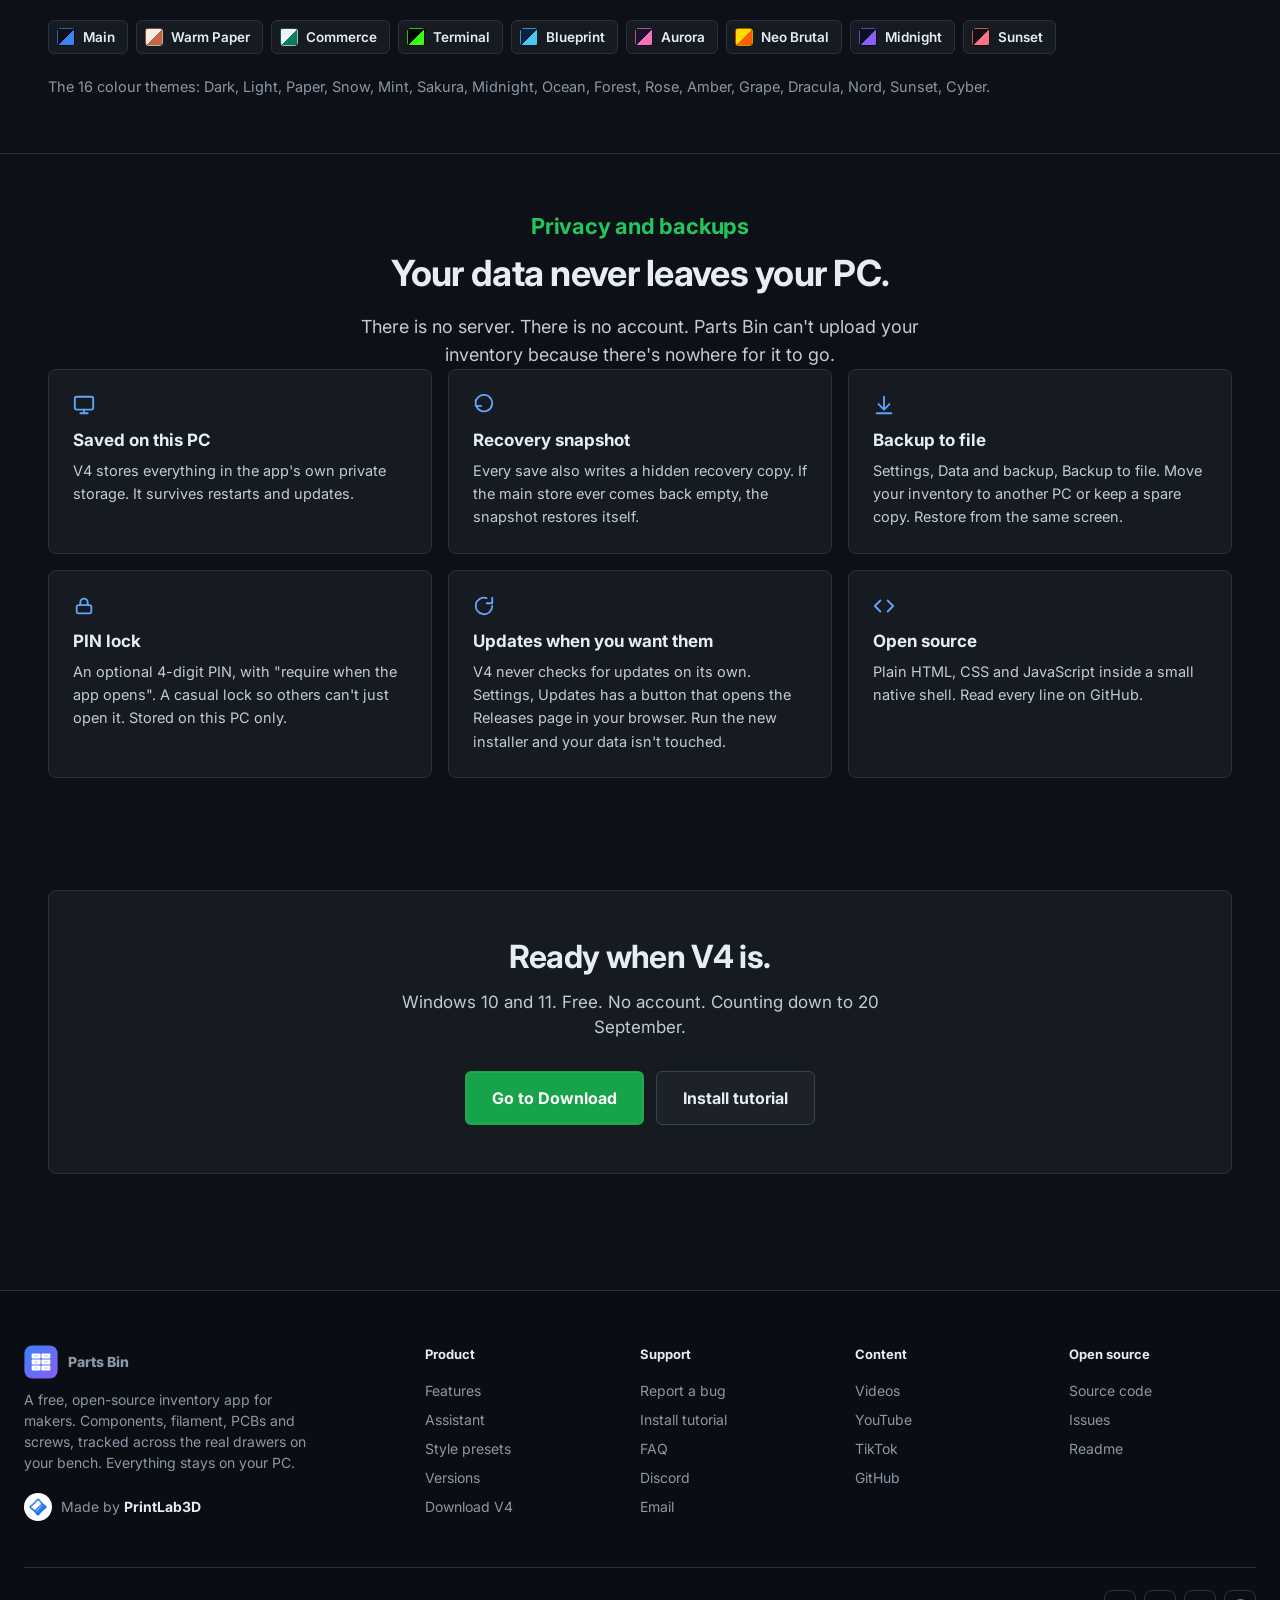
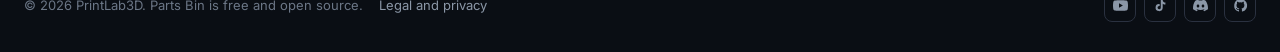
<file: features.html>
<!DOCTYPE html>
<html lang="en">
<head>
<meta charset="UTF-8">
<meta name="viewport" content="width=device-width, initial-scale=1">
<title>Features, Parts Bin</title>
<meta name="description" content="Every feature in Parts Bin V4: inventory with drawer locations, reorder links, packs and units, orders that restock themselves, projects, compartments, BOM import and export, labels and scanning, 16 themes and local-only storage.">
<meta name="theme-color" content="#0d1117">
<link rel="icon" href="favicon.ico">
<link rel="preconnect" href="https://fonts.googleapis.com"><link rel="preconnect" href="https://fonts.gstatic.com" crossorigin>
<link href="https://fonts.googleapis.com/css2?family=Inter:wght@400;500;600;700;800&display=swap" rel="stylesheet">
<link rel="stylesheet" href="assets/css/site.css">
</head>
<body data-page="features">

<section class="phero"><div class="wrap">
  <span class="kicker">Features</span>
  <h1>Everything Parts Bin does.</h1>
  <p>If it's on this page, it's in the app. No "coming eventually".</p>
  <div style="display:flex;gap:8px;flex-wrap:wrap;margin-top:26px">
    <a class="pill" href="#inventory">Inventory</a><a class="pill" href="#compartments">Compartments</a><a class="pill" href="#orders">Orders</a><a class="pill" href="#projects">Projects</a><a class="pill" href="#bom">BOM</a><a class="pill" href="#ai">Assistant</a><a class="pill" href="#tasks">Tasks and calendar</a><a class="pill" href="#compact">Compact list</a><a class="pill" href="#labels">Labels and scanning</a><a class="pill" href="#custom">Custom tabs</a><a class="pill" href="#themes">Themes</a><a class="pill" href="#privacy">Privacy and backups</a>
  </div>
</div></section>

<section class="sec tight" id="inventory"><div class="wrap">
  <div class="split">
    <div class="txt rv">
      <span class="kicker">Inventory</span>
      <h3>One card per part. Everything you'd want on it.</h3>
      <p>Each item gets an auto ID (<code>C-0001</code> for components, <code>F-</code> filament, <code>P-</code> PCBs, <code>S-</code> screws), a photo, its drawer, unit price, supplier part code and a stock counter you can nudge with the plus and minus buttons.</p>
      <ul>
        <li><svg viewBox="0 0 24 24" fill="none" stroke="currentColor" stroke-width="3" stroke-linecap="round" stroke-linejoin="round"><path d="M20 6 9 17l-5-5"/></svg><span><b>Five live stats:</b> items, total units, low stock, out of stock, inventory value</span></li>
        <li><svg viewBox="0 0 24 24" fill="none" stroke="currentColor" stroke-width="3" stroke-linecap="round" stroke-linejoin="round"><path d="M20 6 9 17l-5-5"/></svg><span><b>Search</b> by name, ID, location or barcode; sort and filter by status</span></li>
        <li><svg viewBox="0 0 24 24" fill="none" stroke="currentColor" stroke-width="3" stroke-linecap="round" stroke-linejoin="round"><path d="M20 6 9 17l-5-5"/></svg><span><b>Packs and units.</b> A bag of 100 counts as 1 pack <i>and</i> 100 units, so "1.84 packs · 184 units" is exactly right</span></li>
        <li><svg viewBox="0 0 24 24" fill="none" stroke="currentColor" stroke-width="3" stroke-linecap="round" stroke-linejoin="round"><path d="M20 6 9 17l-5-5"/></svg><span><b>Low and out-of-stock</b> banners on the card, a per-item threshold, and optional in-app notifications</span></li>
        <li><svg viewBox="0 0 24 24" fill="none" stroke="currentColor" stroke-width="3" stroke-linecap="round" stroke-linejoin="round"><path d="M20 6 9 17l-5-5"/></svg><span><b>Filament is first-class:</b> material, diameter, colour swatch, spool weight</span></li>
        <li><svg viewBox="0 0 24 24" fill="none" stroke="currentColor" stroke-width="3" stroke-linecap="round" stroke-linejoin="round"><path d="M20 6 9 17l-5-5"/></svg><span><b>Reorder in one click.</b> The green Buy button opens the supplier page you saved on the part</span></li>
        <li><svg viewBox="0 0 24 24" fill="none" stroke="currentColor" stroke-width="3" stroke-linecap="round" stroke-linejoin="round"><path d="M20 6 9 17l-5-5"/></svg><span><b>Compact list view</b> (new in V4): one dense row per part with the same steppers and a one-click reorder button</span></li>
      </ul>
    </div>
    <div class="art rv d1">
      <div class="pcard">
        <div class="ph"><div class="ex"><svg viewBox="0 0 24 24" fill="none" stroke="currentColor" stroke-width="2" stroke-linecap="round" stroke-linejoin="round"><rect x="3" y="4" width="18" height="16" rx="2"/><circle cx="9" cy="10" r="2"/><path d="m21 16-5-5-8 8"/></svg>Example image</div><span class="pid">C-0001</span></div>
        <div class="bd">
          <div class="nm">100nF 0603 capacitor</div>
          <div class="chips"><span class="chip"><b>C-0001</b></span><span class="chip">component</span><span class="chip"><svg viewBox="0 0 24 24" fill="none" stroke="currentColor" stroke-width="2"><rect x="3" y="3" width="18" height="18" rx="2"/><path d="M3 9h18M3 15h18M9 3v18M15 3v18"/></svg><b>Drawer 6x3 · #4</b></span><span class="chip">$0.01 ea</span></div>
          <div class="qty"><b>50</b> in stock<span class="st"><i>−</i><i>+</i></span></div>
          <div class="row"><span class="buy"><svg viewBox="0 0 24 24" fill="none" stroke="currentColor" stroke-width="2" stroke-linecap="round" stroke-linejoin="round"><circle cx="9" cy="20" r="1.5"/><circle cx="18" cy="20" r="1.5"/><path d="M2 3h2l2.3 11.4a2 2 0 0 0 2 1.6h8.2a2 2 0 0 0 2-1.6L21 7H6"/></svg>Buy at Example</span><span class="ib"><svg viewBox="0 0 24 24" fill="none" stroke="currentColor" stroke-width="2" stroke-linecap="round" stroke-linejoin="round"><path d="M20.6 13.4l-7.2 7.2a2 2 0 0 1-2.8 0L3 13V3h10l7.6 7.6a2 2 0 0 1 0 2.8z"/><circle cx="7.5" cy="7.5" r="1.3"/></svg></span><span class="ib"><svg viewBox="0 0 24 24" fill="none" stroke="currentColor" stroke-width="2" stroke-linecap="round" stroke-linejoin="round"><path d="M12 20h9"/><path d="M16.5 3.5a2.1 2.1 0 0 1 3 3L7 19l-4 1 1-4z"/></svg></span></div>
        </div>
      </div>
    </div>
  </div>
</div></section>

<section class="sec tight bt" id="compartments"><div class="wrap">
  <div class="split rev">
    <div class="txt rv">
      <span class="kicker">Compartments</span>
      <h3>Map the real storage. Then never lose a part again.</h3>
      <p>Add a storage unit and say what it is: a drawer cabinet, a shelf, a single drawer, a box, a bin, a bag, a rack, or your own word. In <b>advanced</b> mode Parts Bin draws it as a grid and you pick the exact position when you store a part, so its card reads <b>Drawer cabinet · #18</b>. In <b>simple</b> mode a part is just "in the bag", which is right for loose bags where a position can't be tracked.</p>
      <ul>
        <li><svg viewBox="0 0 24 24" fill="none" stroke="currentColor" stroke-width="3" stroke-linecap="round" stroke-linejoin="round"><path d="M20 6 9 17l-5-5"/></svg><span>Small, medium or large presets, or your own rows by columns, laid out horizontally (slabs) or vertically (spools standing on a shelf)</span></li>
        <li><svg viewBox="0 0 24 24" fill="none" stroke="currentColor" stroke-width="3" stroke-linecap="round" stroke-linejoin="round"><path d="M20 6 9 17l-5-5"/></svg><span>A part's Location <i>is</i> its compartment. Make a new one right from the item form</span></li>
        <li><svg viewBox="0 0 24 24" fill="none" stroke="currentColor" stroke-width="3" stroke-linecap="round" stroke-linejoin="round"><path d="M20 6 9 17l-5-5"/></svg><span><b>Sync with compartments</b> turns your old plain-text locations into compartments in one click and moves the parts in</span></li>
        <li><svg viewBox="0 0 24 24" fill="none" stroke="currentColor" stroke-width="3" stroke-linecap="round" stroke-linejoin="round"><path d="M20 6 9 17l-5-5"/></svg><span>Big units show the first few parts and a Show all button that opens the full list with a filter</span></li>
      </ul>
    </div>
    <div class="art rv d1">
      <div class="fcard" style="width:100%;max-width:420px"><div class="ic"><svg viewBox="0 0 24 24" fill="none" stroke="currentColor" stroke-width="2"><rect x="3" y="3" width="18" height="18" rx="2"/><path d="M3 9h18M3 15h18M9 3v18M15 3v18"/></svg></div><h3>Drawer cabinet 6x3</h3><p style="margin-bottom:14px">Bench left · 3 by 6 · 18 drawers</p>
        <div style="display:grid;grid-template-columns:repeat(6,1fr);gap:6px">
          <i style="aspect-ratio:1;border-radius:7px;background:var(--bg3);border:1px solid var(--line)"></i><i style="aspect-ratio:1;border-radius:7px;background:var(--accent);opacity:.9"></i><i style="aspect-ratio:1;border-radius:7px;background:var(--bg3);border:1px solid var(--line)"></i><i style="aspect-ratio:1;border-radius:7px;background:var(--accent);opacity:.9"></i><i style="aspect-ratio:1;border-radius:7px;background:var(--bg3);border:1px solid var(--line)"></i><i style="aspect-ratio:1;border-radius:7px;background:var(--bg3);border:1px solid var(--line)"></i>
          <i style="aspect-ratio:1;border-radius:7px;background:var(--accent);opacity:.9"></i><i style="aspect-ratio:1;border-radius:7px;background:var(--bg3);border:1px solid var(--line)"></i><i style="aspect-ratio:1;border-radius:7px;background:var(--accent);opacity:.9"></i><i style="aspect-ratio:1;border-radius:7px;background:var(--bg3);border:1px solid var(--line)"></i><i style="aspect-ratio:1;border-radius:7px;background:var(--bg3);border:1px solid var(--line)"></i><i style="aspect-ratio:1;border-radius:7px;background:var(--accent);opacity:.9"></i>
          <i style="aspect-ratio:1;border-radius:7px;background:var(--bg3);border:1px solid var(--line)"></i><i style="aspect-ratio:1;border-radius:7px;background:var(--bg3);border:1px solid var(--line)"></i><i style="aspect-ratio:1;border-radius:7px;background:var(--accent);opacity:.9"></i><i style="aspect-ratio:1;border-radius:7px;background:var(--bg3);border:1px solid var(--line)"></i><i style="aspect-ratio:1;border-radius:7px;background:var(--bg3);border:1px solid var(--line)"></i><i style="aspect-ratio:1;border-radius:7px;background:var(--accent);opacity:.9"></i>
        </div></div>
    </div>
  </div>
</div></section>

<section class="sec tight bt" id="orders"><div class="wrap">
  <div class="grid2">
    <div class="fcard rv"><div class="ic"><svg viewBox="0 0 24 24" fill="none" stroke="currentColor" stroke-width="2" stroke-linecap="round" stroke-linejoin="round"><path d="M3 7h11v9H3zM14 10h4l3 3v3h-7z"/><circle cx="7" cy="18.5" r="1.6"/><circle cx="17.5" cy="18.5" r="1.6"/></svg></div><h3>Orders</h3><p>An order holds several products with quantities, prices, photos, original IDs, buy links and the compartment each one goes to, plus a tracking number and expected date. Import a parts list straight into an order and each line tells you whether it's new or already in your library. When the box arrives, mark it and every line is added to inventory or merged into the existing part by its original ID. Turn on <b>auto-receive</b> and it happens on the expected date by itself. Supplier prices in another currency convert to yours with one click.</p></div>
    <div class="fcard rv d1" id="projects"><div class="ic"><svg viewBox="0 0 24 24" fill="none" stroke="currentColor" stroke-width="2" stroke-linecap="round" stroke-linejoin="round"><rect x="5" y="4" width="14" height="17" rx="2"/><path d="M9 4V3h6v1M9 11h6M9 15h4"/></svg></div><h3>Projects</h3><p>Give a project a description, photos and a checklist with a progress bar. Allocate the parts it needs and they're taken out of stock; delete the project and they go back. Each card shows the project's total parts cost. Finished projects can auto-archive.</p></div>
  </div>
</div></section>

<section class="sec tight bt" id="bom"><div class="wrap">
  <div class="split">
    <div class="txt rv">
      <span class="kicker v">New in V4</span>
      <h3>Parts list in. Order-ready file out.</h3>
      <p>Export the parts list (BOM) from your PCB design tool and pick it in Parts Bin. Original IDs, quantities, prices and links are read from the file; each row takes a photo (or fetches one from the buy link), a low-stock alert and a compartment, and tells you if that part is already in your library. Done adds them all. Or drop them into an Order instead, so they only count once they arrive. Supplier prices in another currency convert to yours with one click.</p>
      <ul>
        <li><svg viewBox="0 0 24 24" fill="none" stroke="currentColor" stroke-width="3" stroke-linecap="round" stroke-linejoin="round"><path d="M20 6 9 17l-5-5"/></svg><span>Import <code>.xlsx</code> or <code>.csv</code></span></li>
        <li><svg viewBox="0 0 24 24" fill="none" stroke="currentColor" stroke-width="3" stroke-linecap="round" stroke-linejoin="round"><path d="M20 6 9 17l-5-5"/></svg><span>Export an <b>order-ready CSV</b> keyed on the supplier part code, ready to upload to your board house</span></li>
        <li><svg viewBox="0 0 24 24" fill="none" stroke="currentColor" stroke-width="3" stroke-linecap="round" stroke-linejoin="round"><path d="M20 6 9 17l-5-5"/></svg><span>Or a <b>full CSV</b> of every field for spreadsheets and backups</span></li>
        <li><svg viewBox="0 0 24 24" fill="none" stroke="currentColor" stroke-width="3" stroke-linecap="round" stroke-linejoin="round"><path d="M20 6 9 17l-5-5"/></svg><span>Scope: the current filtered view or the whole library. Items with no part code are counted and reported, never silently dropped</span></li>
        <li><svg viewBox="0 0 24 24" fill="none" stroke="currentColor" stroke-width="3" stroke-linecap="round" stroke-linejoin="round"><path d="M20 6 9 17l-5-5"/></svg><span>Exports are read-only. They never change your data</span></li>
      </ul>
    </div>
    <div class="art rv d1">
      <div class="fcard" style="width:100%;max-width:420px;font-family:var(--mono);font-size:13px;line-height:1.8">
        <p style="color:var(--mut);margin-bottom:6px;font-family:var(--font)">parts-bin-bom-2026-09-20.csv</p>
        <div style="color:var(--txt)">Comment,Part #,Quantity,Description</div>
        <div>100nF 0603,<span style="color:var(--accent2)">C0001</span>,50,Ceramic capacitor</div>
        <div>10K 0805,<span style="color:var(--accent2)">C0002</span>,50,Resistor 1%</div>
        <div>3.3V reg,<span style="color:var(--accent2)">C0005</span>,22,Voltage regulator</div>
        <div>USB-C 16p,<span style="color:var(--accent2)">C0004</span>,3,Receptacle</div>
      </div>
    </div>
  </div>
</div></section>

<section class="sec tight bt" id="ai"><div class="wrap">
  <div class="split">
    <div class="txt">
      <span class="kicker">New in V4</span>
      <h3>The assistant: an AI that can see your inventory and change it.</h3>
      <p>Open the Assistant tab and chat. It knows every item in your inventory, so it answers from what's actually on your bench. Ask what you're low on, what you can build right now, or what a project idea would still need.</p>
      <ul>
        <li><svg viewBox="0 0 24 24" fill="none" stroke="currentColor" stroke-width="3" stroke-linecap="round" stroke-linejoin="round"><path d="M20 6 9 17l-5-5"/></svg><span><b>Suggest projects</b> buildable from your stock, each with the parts it uses. <b>Recommend parts</b> to round out what you have</span></li>
        <li><svg viewBox="0 0 24 24" fill="none" stroke="currentColor" stroke-width="3" stroke-linecap="round" stroke-linejoin="round"><path d="M20 6 9 17l-5-5"/></svg><span><b>Create and edit items</b> (name, quantity, drawer, price, link), <b>create and edit projects</b>, and <b>add checklist steps</b>, all from a sentence</span></li>
        <li><svg viewBox="0 0 24 24" fill="none" stroke="currentColor" stroke-width="3" stroke-linecap="round" stroke-linejoin="round"><path d="M20 6 9 17l-5-5"/></svg><span><b>Apply, don't assume.</b> It never changes anything by itself. Each change shows as a button; tap Apply (or turn on auto-apply) and every change is undoable</span></li>
        <li><svg viewBox="0 0 24 24" fill="none" stroke="currentColor" stroke-width="3" stroke-linecap="round" stroke-linejoin="round"><path d="M20 6 9 17l-5-5"/></svg><span><b>Memory.</b> It remembers lasting facts about you, your tools and suppliers on its own, and you can give it standing instructions on how to behave</span></li>
        <li><svg viewBox="0 0 24 24" fill="none" stroke="currentColor" stroke-width="3" stroke-linecap="round" stroke-linejoin="round"><path d="M20 6 9 17l-5-5"/></svg><span><b>Slash commands</b> for the common asks: <code>/projects</code> <code>/parts</code> <code>/low</code> <code>/explain</code> <code>/set</code></span></li>
        <li><svg viewBox="0 0 24 24" fill="none" stroke="currentColor" stroke-width="3" stroke-linecap="round" stroke-linejoin="round"><path d="M20 6 9 17l-5-5"/></svg><span><b>Your calendar too.</b> It can see your daily tasks and events, schedule a task for next Tuesday or add an event, unless you switch that off in Settings, in which case it is never shown the calendar at all</span></li>
        <li><svg viewBox="0 0 24 24" fill="none" stroke="currentColor" stroke-width="3" stroke-linecap="round" stroke-linejoin="round"><path d="M20 6 9 17l-5-5"/></svg><span><b>Multiple chats</b>, replies format as they type, and it can read them aloud</span></li>
        <li><svg viewBox="0 0 24 24" fill="none" stroke="currentColor" stroke-width="3" stroke-linecap="round" stroke-linejoin="round"><path d="M20 6 9 17l-5-5"/></svg><span><b>Your choice of model.</b> Bring your own key from a cloud AI provider (stored only on your PC), or run a local model on your machine so nothing leaves it</span></li>
      </ul>
      <p style="margin-top:14px;font-size:14px;color:var(--mut)">The assistant is optional and off until you set it up in Settings. Everything else in Parts Bin works without it.</p>
    </div>
    <div class="art">
        <div class="fcard" style="width:100%;max-width:440px">
          <p style="color:var(--mut);font-size:13px;margin-bottom:12px">Assistant</p>
          <div style="display:flex;flex-direction:column;gap:10px;font-size:14.5px;line-height:1.5">
            <div style="align-self:flex-end;background:var(--accent);color:#fff;padding:10px 14px;border-radius:12px;border-bottom-right-radius:4px;max-width:85%">What can I build right now?</div>
            <div style="align-self:flex-start;background:var(--bg3);border:1px solid var(--line);padding:10px 14px;border-radius:12px;border-bottom-left-radius:4px;max-width:92%"><b>LED desk lamp controller.</b> You have the microcontroller module, the 3.3V regulator, a USB-C jack and 9 of the Rev C boards. The only missing part is the addressable LEDs (0 left). Want a project with the build steps?</div>
            <div style="align-self:flex-end;background:var(--accent);color:#fff;padding:10px 14px;border-radius:12px;border-bottom-right-radius:4px;max-width:85%">Yes please</div>
            <div style="align-self:flex-start;background:var(--bg3);border:1px solid var(--line);padding:10px 14px;border-radius:12px;border-bottom-left-radius:4px;max-width:92%">Ready to apply:<div style="margin-top:8px;display:flex;gap:6px;flex-wrap:wrap"><span style="font-size:12px;font-weight:700;padding:5px 9px;border-radius:7px;background:var(--green2);color:#fff">Apply: new project "LED desk lamp"</span><span style="font-size:12px;font-weight:700;padding:5px 9px;border-radius:7px;background:var(--green2);color:#fff">Apply: 4 checklist steps</span></div></div>
          </div>
          <p style="color:var(--mut2);font-size:12px;margin-top:12px">Example conversation.</p>
        </div>
    </div>
  </div>
</div></section>

<section class="sec tight bt" id="tasks"><div class="wrap">
  <div class="split">
    <div class="txt rv">
      <span class="kicker v">New in V4</span>
      <h3>Daily tasks, with a calendar behind them.</h3>
      <p>The tasks button up top opens a planner for what you're doing on the bench today. Flip to the Calendar tab and you can put tasks on future days: pick next Tuesday, type "reflow the boards", "print the lid", and on Tuesday they are simply there in your list. Tick <b>repeat every week</b> and ticking one off books next week's copy, which is how you build a routine.</p>
      <ul>
        <li><svg viewBox="0 0 24 24" fill="none" stroke="currentColor" stroke-width="3" stroke-linecap="round" stroke-linejoin="round"><path d="M20 6 9 17l-5-5"/></svg><span><b>Events are separate.</b> An event has a time, and Parts Bin tells you when it comes up: an in-app banner, and a Windows notification even when the app is minimised</span></li>
        <li><svg viewBox="0 0 24 24" fill="none" stroke="currentColor" stroke-width="3" stroke-linecap="round" stroke-linejoin="round"><path d="M20 6 9 17l-5-5"/></svg><span><b>Unticked tasks carry over</b> to the next day with a note of when they were due, or tick <b>Delete after day ends</b> to start every day clean</span></li>
        <li><svg viewBox="0 0 24 24" fill="none" stroke="currentColor" stroke-width="3" stroke-linecap="round" stroke-linejoin="round"><path d="M20 6 9 17l-5-5"/></svg><span><b>The assistant can see it</b> and schedule tasks or add events for you, unless you turn that off in Settings, in which case it is never shown the calendar at all</span></li>
        <li><svg viewBox="0 0 24 24" fill="none" stroke="currentColor" stroke-width="3" stroke-linecap="round" stroke-linejoin="round"><path d="M20 6 9 17l-5-5"/></svg><span>Finish every task for the day and there is a little confetti. That has an off switch too</span></li>
      </ul>
    </div>
    <div class="art rv d1">
      <div class="fcard" style="width:100%;max-width:400px">
        <div style="display:flex;align-items:center;gap:8px;margin-bottom:8px"><span style="font-size:17px"><b>September</b> <span style="color:var(--mut)">2026</span></span><span style="margin-left:auto;font-size:12px;color:var(--mut)">Today</span></div>
        <div style="display:grid;grid-template-columns:repeat(7,1fr);font-size:10px;font-weight:700;text-transform:uppercase;letter-spacing:.04em;color:var(--mut);text-align:center;margin-bottom:4px"><span>Mon</span><span>Tue</span><span>Wed</span><span>Thu</span><span>Fri</span><span>Sat</span><span>Sun</span></div>
        <div style="display:grid;grid-template-columns:repeat(7,1fr);gap:2px"><div style="display:flex;flex-direction:column;align-items:center;gap:2px;height:36px;opacity:.35;"><span style="width:24px;height:24px;border-radius:50%;display:grid;place-items:center;font-size:12px;font-weight:600">31</span><span style="display:flex;gap:2px;height:4px"></span></div><div style="display:flex;flex-direction:column;align-items:center;gap:2px;height:36px;"><span style="width:24px;height:24px;border-radius:50%;display:grid;place-items:center;font-size:12px;font-weight:600">1</span><span style="display:flex;gap:2px;height:4px"></span></div><div style="display:flex;flex-direction:column;align-items:center;gap:2px;height:36px;"><span style="width:24px;height:24px;border-radius:50%;display:grid;place-items:center;font-size:12px;font-weight:600">2</span><span style="display:flex;gap:2px;height:4px"></span></div><div style="display:flex;flex-direction:column;align-items:center;gap:2px;height:36px;"><span style="width:24px;height:24px;border-radius:50%;display:grid;place-items:center;font-size:12px;font-weight:600">3</span><span style="display:flex;gap:2px;height:4px"></span></div><div style="display:flex;flex-direction:column;align-items:center;gap:2px;height:36px;"><span style="width:24px;height:24px;border-radius:50%;display:grid;place-items:center;font-size:12px;font-weight:600">4</span><span style="display:flex;gap:2px;height:4px"></span></div><div style="display:flex;flex-direction:column;align-items:center;gap:2px;height:36px;"><span style="width:24px;height:24px;border-radius:50%;display:grid;place-items:center;font-size:12px;font-weight:600">5</span><span style="display:flex;gap:2px;height:4px"></span></div><div style="display:flex;flex-direction:column;align-items:center;gap:2px;height:36px;"><span style="width:24px;height:24px;border-radius:50%;display:grid;place-items:center;font-size:12px;font-weight:600">6</span><span style="display:flex;gap:2px;height:4px"></span></div><div style="display:flex;flex-direction:column;align-items:center;gap:2px;height:36px;"><span style="width:24px;height:24px;border-radius:50%;display:grid;place-items:center;font-size:12px;font-weight:600">7</span><span style="display:flex;gap:2px;height:4px"></span></div><div style="display:flex;flex-direction:column;align-items:center;gap:2px;height:36px;"><span style="width:24px;height:24px;border-radius:50%;display:grid;place-items:center;font-size:12px;font-weight:600">8</span><span style="display:flex;gap:2px;height:4px"></span></div><div style="display:flex;flex-direction:column;align-items:center;gap:2px;height:36px;"><span style="width:24px;height:24px;border-radius:50%;display:grid;place-items:center;font-size:12px;font-weight:600">9</span><span style="display:flex;gap:2px;height:4px"></span></div><div style="display:flex;flex-direction:column;align-items:center;gap:2px;height:36px;"><span style="width:24px;height:24px;border-radius:50%;display:grid;place-items:center;font-size:12px;font-weight:600">10</span><span style="display:flex;gap:2px;height:4px"></span></div><div style="display:flex;flex-direction:column;align-items:center;gap:2px;height:36px;"><span style="width:24px;height:24px;border-radius:50%;display:grid;place-items:center;font-size:12px;font-weight:600">11</span><span style="display:flex;gap:2px;height:4px"></span></div><div style="display:flex;flex-direction:column;align-items:center;gap:2px;height:36px;"><span style="width:24px;height:24px;border-radius:50%;display:grid;place-items:center;font-size:12px;font-weight:600">12</span><span style="display:flex;gap:2px;height:4px"></span></div><div style="display:flex;flex-direction:column;align-items:center;gap:2px;height:36px;"><span style="width:24px;height:24px;border-radius:50%;display:grid;place-items:center;font-size:12px;font-weight:600">13</span><span style="display:flex;gap:2px;height:4px"></span></div><div style="display:flex;flex-direction:column;align-items:center;gap:2px;height:36px;"><span style="width:24px;height:24px;border-radius:50%;display:grid;place-items:center;font-size:12px;font-weight:600">14</span><span style="display:flex;gap:2px;height:4px"></span></div><div style="display:flex;flex-direction:column;align-items:center;gap:2px;height:36px;"><span style="width:24px;height:24px;border-radius:50%;display:grid;place-items:center;font-size:12px;font-weight:600">15</span><span style="display:flex;gap:2px;height:4px"></span></div><div style="display:flex;flex-direction:column;align-items:center;gap:2px;height:36px;"><span style="width:24px;height:24px;border-radius:50%;display:grid;place-items:center;font-size:12px;font-weight:600">16</span><span style="display:flex;gap:2px;height:4px"></span></div><div style="display:flex;flex-direction:column;align-items:center;gap:2px;height:36px;"><span style="width:24px;height:24px;border-radius:50%;display:grid;place-items:center;font-size:12px;font-weight:600">17</span><span style="display:flex;gap:2px;height:4px"></span></div><div style="display:flex;flex-direction:column;align-items:center;gap:2px;height:36px;"><span style="width:24px;height:24px;border-radius:50%;display:grid;place-items:center;font-size:12px;font-weight:600">18</span><span style="display:flex;gap:2px;height:4px"></span></div><div style="display:flex;flex-direction:column;align-items:center;gap:2px;height:36px;"><span style="width:24px;height:24px;border-radius:50%;display:grid;place-items:center;font-size:12px;font-weight:600">19</span><span style="display:flex;gap:2px;height:4px"></span></div><div style="display:flex;flex-direction:column;align-items:center;gap:2px;height:36px;"><span style="width:24px;height:24px;border-radius:50%;display:grid;place-items:center;font-size:12px;font-weight:600;box-shadow:0 0 0 1.5px var(--accent2) inset;color:var(--accent2);font-weight:800">20</span><span style="display:flex;gap:2px;height:4px"></span></div><div style="display:flex;flex-direction:column;align-items:center;gap:2px;height:36px;"><span style="width:24px;height:24px;border-radius:50%;display:grid;place-items:center;font-size:12px;font-weight:600">21</span><span style="display:flex;gap:2px;height:4px"></span></div><div style="display:flex;flex-direction:column;align-items:center;gap:2px;height:36px;"><span style="width:24px;height:24px;border-radius:50%;display:grid;place-items:center;font-size:12px;font-weight:600;background:var(--accent);color:#fff;font-weight:800">22</span><span style="display:flex;gap:2px;height:4px"><i style="width:4px;height:4px;border-radius:50%;background:var(--green2)"></i><i style="width:4px;height:4px;border-radius:50%;background:var(--green2)"></i></span></div><div style="display:flex;flex-direction:column;align-items:center;gap:2px;height:36px;"><span style="width:24px;height:24px;border-radius:50%;display:grid;place-items:center;font-size:12px;font-weight:600">23</span><span style="display:flex;gap:2px;height:4px"></span></div><div style="display:flex;flex-direction:column;align-items:center;gap:2px;height:36px;"><span style="width:24px;height:24px;border-radius:50%;display:grid;place-items:center;font-size:12px;font-weight:600">24</span><span style="display:flex;gap:2px;height:4px"></span></div><div style="display:flex;flex-direction:column;align-items:center;gap:2px;height:36px;"><span style="width:24px;height:24px;border-radius:50%;display:grid;place-items:center;font-size:12px;font-weight:600">25</span><span style="display:flex;gap:2px;height:4px"><i style="width:4px;height:4px;border-radius:50%;background:var(--accent2)"></i></span></div><div style="display:flex;flex-direction:column;align-items:center;gap:2px;height:36px;"><span style="width:24px;height:24px;border-radius:50%;display:grid;place-items:center;font-size:12px;font-weight:600">26</span><span style="display:flex;gap:2px;height:4px"></span></div><div style="display:flex;flex-direction:column;align-items:center;gap:2px;height:36px;"><span style="width:24px;height:24px;border-radius:50%;display:grid;place-items:center;font-size:12px;font-weight:600">27</span><span style="display:flex;gap:2px;height:4px"></span></div><div style="display:flex;flex-direction:column;align-items:center;gap:2px;height:36px;"><span style="width:24px;height:24px;border-radius:50%;display:grid;place-items:center;font-size:12px;font-weight:600">28</span><span style="display:flex;gap:2px;height:4px"></span></div><div style="display:flex;flex-direction:column;align-items:center;gap:2px;height:36px;"><span style="width:24px;height:24px;border-radius:50%;display:grid;place-items:center;font-size:12px;font-weight:600">29</span><span style="display:flex;gap:2px;height:4px"><i style="width:4px;height:4px;border-radius:50%;background:var(--green2)"></i></span></div><div style="display:flex;flex-direction:column;align-items:center;gap:2px;height:36px;"><span style="width:24px;height:24px;border-radius:50%;display:grid;place-items:center;font-size:12px;font-weight:600">30</span><span style="display:flex;gap:2px;height:4px"></span></div><div style="display:flex;flex-direction:column;align-items:center;gap:2px;height:36px;opacity:.35;"><span style="width:24px;height:24px;border-radius:50%;display:grid;place-items:center;font-size:12px;font-weight:600">1</span><span style="display:flex;gap:2px;height:4px"></span></div><div style="display:flex;flex-direction:column;align-items:center;gap:2px;height:36px;opacity:.35;"><span style="width:24px;height:24px;border-radius:50%;display:grid;place-items:center;font-size:12px;font-weight:600">2</span><span style="display:flex;gap:2px;height:4px"></span></div><div style="display:flex;flex-direction:column;align-items:center;gap:2px;height:36px;opacity:.35;"><span style="width:24px;height:24px;border-radius:50%;display:grid;place-items:center;font-size:12px;font-weight:600">3</span><span style="display:flex;gap:2px;height:4px"></span></div><div style="display:flex;flex-direction:column;align-items:center;gap:2px;height:36px;opacity:.35;"><span style="width:24px;height:24px;border-radius:50%;display:grid;place-items:center;font-size:12px;font-weight:600">4</span><span style="display:flex;gap:2px;height:4px"></span></div></div>
        <div style="border-top:1px solid var(--line);margin-top:10px;padding-top:10px;font-size:13px"><div style="font-weight:800;margin-bottom:6px">Tuesday 22 September</div>
          <div style="display:flex;align-items:center;gap:8px;padding:7px 10px;border-radius:9px;background:var(--bg3);border:1px solid var(--line);border-left:3px solid var(--green2);margin-bottom:4px"><span style="width:16px;height:16px;border-radius:5px;border:2px solid var(--line);display:inline-block"></span>Reflow the sensor boards <span style="margin-left:auto;font-size:11px;color:var(--mut)">weekly</span></div>
          <div style="display:flex;align-items:center;gap:8px;padding:7px 10px;border-radius:9px;background:var(--bg3);border:1px solid var(--line);border-left:3px solid var(--green2)"><span style="width:16px;height:16px;border-radius:5px;border:2px solid var(--line);display:inline-block"></span>Print the enclosure lid</div>
        </div>
        <p style="color:var(--mut2);font-size:12px;margin-top:12px">Green dots are scheduled tasks, blue is an event.</p>
      </div>
    </div>
  </div>
</div></section>

<section class="sec tight bt" id="compact"><div class="wrap">
  <div class="split rev">
    <div class="txt rv">
      <span class="kicker v">New in V4</span>
      <h3>Compact list: the whole bench on one screen.</h3>
      <p>Cards are lovely when you want the photo. When you want fifty parts in view at once, switch <b>Settings, Appearance, Inventory view</b> to the compact list: one dense row per part with the Part ID, the supplier's original ID, where it lives, the price and a live stock counter. The same search, filters and sort apply, and the row opens the part.</p>
      <ul>
        <li><svg viewBox="0 0 24 24" fill="none" stroke="currentColor" stroke-width="3" stroke-linecap="round" stroke-linejoin="round"><path d="M20 6 9 17l-5-5"/></svg><span>Two IDs side by side: Parts Bin's own <code>C-0031</code> and the original catalogue ID, never mixed up</span></li>
        <li><svg viewBox="0 0 24 24" fill="none" stroke="currentColor" stroke-width="3" stroke-linecap="round" stroke-linejoin="round"><path d="M20 6 9 17l-5-5"/></svg><span>Low and out-of-stock rows are outlined, so a scan down the list finds them</span></li>
        <li><svg viewBox="0 0 24 24" fill="none" stroke="currentColor" stroke-width="3" stroke-linecap="round" stroke-linejoin="round"><path d="M20 6 9 17l-5-5"/></svg><span>Works with every theme and style preset; switch back to cards any time</span></li>
      </ul>
    </div>
    <div class="art rv d1">
      <div class="fcard" style="width:100%;max-width:520px;padding:14px">
        <div style="display:grid;grid-template-columns:56px 1fr 76px 92px 52px 34px;gap:8px;padding:0 10px 6px;font-size:10.5px;font-weight:700;text-transform:uppercase;letter-spacing:.04em;color:var(--mut)"><span>Part ID</span><span>Name</span><span>Original ID</span><span>Location</span><span>Price</span><span style="text-align:right">Qty</span></div>
        <div style="display:flex;flex-direction:column;gap:4px">
<div style="display:grid;grid-template-columns:56px 1fr 76px 92px 52px 34px;gap:8px;align-items:center;padding:8px 10px;border-radius:8px;background:var(--bg3);border:1px solid var(--line);font-size:12.5px"><span style="font-family:var(--mono);color:var(--mut)">C-0031</span><span style="overflow:hidden;white-space:nowrap;text-overflow:ellipsis">10k resistor 0805</span><span style="font-family:var(--mono);color:var(--mut);font-size:11.5px">C25744</span><span style="color:var(--mut);overflow:hidden;white-space:nowrap;text-overflow:ellipsis">Drawer cabinet · #3</span><span style="color:var(--mut)">$0.01</span><b style="text-align:right;">100</b></div>
<div style="display:grid;grid-template-columns:56px 1fr 76px 92px 52px 34px;gap:8px;align-items:center;padding:8px 10px;border-radius:8px;background:var(--bg3);border:1px solid var(--line);font-size:12.5px"><span style="font-family:var(--mono);color:var(--mut)">C-0032</span><span style="overflow:hidden;white-space:nowrap;text-overflow:ellipsis">100nF 0603 capacitor</span><span style="font-family:var(--mono);color:var(--mut);font-size:11.5px">C1525</span><span style="color:var(--mut);overflow:hidden;white-space:nowrap;text-overflow:ellipsis">Drawer cabinet · #4</span><span style="color:var(--mut)">$0.01</span><b style="text-align:right;">48</b></div>
<div style="display:grid;grid-template-columns:56px 1fr 76px 92px 52px 34px;gap:8px;align-items:center;padding:8px 10px;border-radius:8px;background:var(--bg3);border:1px solid var(--amber);font-size:12.5px"><span style="font-family:var(--mono);color:var(--mut)">C-0033</span><span style="overflow:hidden;white-space:nowrap;text-overflow:ellipsis">USB-C receptacle 16 pin</span><span style="font-family:var(--mono);color:var(--mut);font-size:11.5px">C165948</span><span style="color:var(--mut);overflow:hidden;white-space:nowrap;text-overflow:ellipsis">Supplier bags</span><span style="color:var(--mut)">$0.19</span><b style="text-align:right;color:var(--amber)">5</b></div>
<div style="display:grid;grid-template-columns:56px 1fr 76px 92px 52px 34px;gap:8px;align-items:center;padding:8px 10px;border-radius:8px;background:var(--bg3);border:1px solid var(--line);font-size:12.5px"><span style="font-family:var(--mono);color:var(--mut)">F-0002</span><span style="overflow:hidden;white-space:nowrap;text-overflow:ellipsis">PLA, black, 1 kg</span><span style="font-family:var(--mono);color:var(--mut);font-size:11.5px"></span><span style="color:var(--mut);overflow:hidden;white-space:nowrap;text-overflow:ellipsis">Spool shelf · #2</span><span style="color:var(--mut)">$22.00</span><b style="text-align:right;">3</b></div>
<div style="display:grid;grid-template-columns:56px 1fr 76px 92px 52px 34px;gap:8px;align-items:center;padding:8px 10px;border-radius:8px;background:var(--bg3);border:1px solid var(--line);font-size:12.5px"><span style="font-family:var(--mono);color:var(--mut)">P-0004</span><span style="overflow:hidden;white-space:nowrap;text-overflow:ellipsis">Sensor carrier Rev C</span><span style="font-family:var(--mono);color:var(--mut);font-size:11.5px"></span><span style="color:var(--mut);overflow:hidden;white-space:nowrap;text-overflow:ellipsis">Shelf box B</span><span style="color:var(--mut)">$2.23</span><b style="text-align:right;">9</b></div>
        </div>
        <p style="color:var(--mut2);font-size:12px;margin-top:12px">The same list, one row per part.</p>
      </div>
    </div>
  </div>
</div></section>

<section class="sec tight bt" id="labels"><div class="wrap">
  <div class="fgrid" style="margin-top:0">
    <div class="fcard rv"><span class="tag">NEW IN V4</span><div class="ic"><svg viewBox="0 0 24 24" fill="none" stroke="currentColor" stroke-width="2" stroke-linecap="round" stroke-linejoin="round"><path d="M3 5h18l-7 8v6l-4 2v-8z"/></svg></div><h3>Filter and sort</h3><p>Narrow the list by original ID, stock state (in, low, out) and compartment, on top of search, and sort by name, ID, quantity or value. One click clears it and the toolbar shows "12 of 40".</p></div>
    <div class="fcard rv"><div class="ic"><svg viewBox="0 0 24 24" fill="none" stroke="currentColor" stroke-width="2" stroke-linecap="round" stroke-linejoin="round"><path d="M6 9V3h12v6"/><rect x="3" y="9" width="18" height="8" rx="1"/><path d="M6 14h12v7H6z"/></svg></div><h3>Print labels</h3><p>Barcode labels in extra small, small, medium or large for drawers, bags and spools. Select a few items, or the whole view, and hit Print labels.</p></div>
    <div class="fcard rv d1"><div class="ic"><svg viewBox="0 0 24 24" fill="none" stroke="currentColor" stroke-width="2" stroke-linecap="round" stroke-linejoin="round"><path d="M4 7V5a1 1 0 0 1 1-1h2M17 4h2a1 1 0 0 1 1 1v2M20 17v2a1 1 0 0 1-1 1h-2M7 20H5a1 1 0 0 1-1-1v-2"/><path d="M4 12h16"/></svg></div><h3>Scan to find</h3><p>Point your webcam at a label (or type its code) and Parts Bin shows the part, where it lives and how many you have, with buttons to add stock, open it, or scan the next one. An unknown code offers to become a new item. Scanning runs on your PC, not in the cloud.</p></div>
    <div class="fcard rv d2"><span class="tag">NEW IN V4</span><div class="ic"><svg viewBox="0 0 24 24" fill="none" stroke="currentColor" stroke-width="2" stroke-linecap="round" stroke-linejoin="round"><rect x="4" y="2" width="16" height="20" rx="2"/><path d="M8 6h8M8 10h.01M12 10h.01M16 10h.01M8 14h.01M12 14h.01M16 14h.01M8 18h4"/></svg></div><h3>Calculator</h3><p>A floating calculator that does maths and live currency conversion, so you can price an order without leaving the app.</p></div>
    <div class="fcard rv d1" id="custom"><span class="tag">NEW IN V4</span><div class="ic"><svg viewBox="0 0 24 24" fill="none" stroke="currentColor" stroke-width="2" stroke-linecap="round" stroke-linejoin="round"><path d="M4 6h16M4 12h16M4 18h10"/></svg></div><h3>Custom tabs</h3><p>Add your own sidebar tabs, each with an image and its own ID prefix (Stencils becomes <code>T-0001</code>). Hide any built-in tab you don't use; items stay in the library and still show under All.</p></div>
    <div class="fcard rv d2"><span class="tag">NEW IN V4</span><div class="ic"><svg viewBox="0 0 24 24" fill="none" stroke="currentColor" stroke-width="2" stroke-linecap="round" stroke-linejoin="round"><circle cx="12" cy="12" r="3"/><path d="M19.4 15a1.65 1.65 0 0 0 .33 1.82l.06.06a2 2 0 1 1-2.83 2.83l-.06-.06a1.65 1.65 0 0 0-1.82-.33 1.65 1.65 0 0 0-1 1.51V21a2 2 0 0 1-4 0v-.09a1.65 1.65 0 0 0-1-1.51 1.65 1.65 0 0 0-1.82.33l-.06.06a2 2 0 1 1-2.83-2.83l.06-.06a1.65 1.65 0 0 0 .33-1.82 1.65 1.65 0 0 0-1.51-1H3a2 2 0 0 1 0-4h.09a1.65 1.65 0 0 0 1.51-1 1.65 1.65 0 0 0-.33-1.82l-.06-.06a2 2 0 1 1 2.83-2.83l.06.06a1.65 1.65 0 0 0 1.82.33H9a1.65 1.65 0 0 0 1-1.51V3a2 2 0 0 1 4 0v.09a1.65 1.65 0 0 0 1 1.51 1.65 1.65 0 0 0 1.82-.33l.06-.06a2 2 0 1 1 2.83 2.83l-.06.06a1.65 1.65 0 0 0-.33 1.82V9a1.65 1.65 0 0 0 1.51 1H21a2 2 0 0 1 0 4h-.09a1.65 1.65 0 0 0-1.51 1z"/></svg></div><h3>Settings in tabs</h3><p>General, Appearance, Sidebar tabs, Materials and locations, AI assistant, Notifications, Data and backup, Updates. Your name and greeting, your currency and the currency your suppliers use, default low-stock threshold, density, confetti, resizable sidebar, and the app version.</p></div>
  </div>
</div></section>

<section class="sec tight bt" id="themes"><div class="wrap">
  <div class="shead">
    <h2 class="t rv">9 style presets. 16 themes. Your accent, your font.</h2>
    <p class="rv d1">Presets rebuild the whole app: fonts, edges, backgrounds. Themes recolour it. Pick a base, override the accent with any hex colour, change the font, and choose comfortable or compact density. Hover a preset to see its colours on this site.</p>
  </div>
  <div class="pgrid rv d1" id="pgrid"></div>
  <p style="margin-top:22px;color:var(--mut);font-size:14.5px">The 16 colour themes: Dark, Light, Paper, Snow, Mint, Sakura, Midnight, Ocean, Forest, Rose, Amber, Grape, Dracula, Nord, Sunset, Cyber.</p>
</div></section>

<section class="sec tight bt" id="privacy"><div class="wrap">
  <div class="center">
    <span class="kicker g rv">Privacy and backups</span>
    <h2 class="t rv d1">Your data never leaves your PC.</h2>
    <p class="sub rv d2">There is no server. There is no account. Parts Bin can't upload your inventory because there's nowhere for it to go.</p>
  </div>
  <div class="fgrid">
    <div class="fcard rv"><div class="ic"><svg viewBox="0 0 24 24" fill="none" stroke="currentColor" stroke-width="2" stroke-linecap="round" stroke-linejoin="round"><rect x="2" y="3" width="20" height="14" rx="2"/><path d="M8 21h8M12 17v4"/></svg></div><h3>Saved on this PC</h3><p>V4 stores everything in the app's own private storage. It survives restarts and updates.</p></div>
    <div class="fcard rv d1"><div class="ic"><svg viewBox="0 0 24 24" fill="none" stroke="currentColor" stroke-width="2" stroke-linecap="round" stroke-linejoin="round"><path d="M3 7v6h6"/><path d="M3.5 13a9 9 0 1 0 2.1-9.4L3 7"/></svg></div><h3>Recovery snapshot</h3><p>Every save also writes a hidden recovery copy. If the main store ever comes back empty, the snapshot restores itself.</p></div>
    <div class="fcard rv d2"><div class="ic"><svg viewBox="0 0 24 24" fill="none" stroke="currentColor" stroke-width="2" stroke-linecap="round" stroke-linejoin="round"><path d="M12 3v12M6 11l6 6 6-6"/><path d="M4 21h16"/></svg></div><h3>Backup to file</h3><p>Settings, Data and backup, Backup to file. Move your inventory to another PC or keep a spare copy. Restore from the same screen.</p></div>
    <div class="fcard rv"><div class="ic"><svg viewBox="0 0 24 24" fill="none" stroke="currentColor" stroke-width="2" stroke-linecap="round" stroke-linejoin="round"><rect x="4" y="11" width="16" height="9" rx="2"/><path d="M8 11V8a4 4 0 0 1 8 0v3"/></svg></div><h3>PIN lock</h3><p>An optional 4-digit PIN, with "require when the app opens". A casual lock so others can't just open it. Stored on this PC only.</p></div>
    <div class="fcard rv d1"><div class="ic"><svg viewBox="0 0 24 24" fill="none" stroke="currentColor" stroke-width="2" stroke-linecap="round" stroke-linejoin="round"><path d="M21 12a9 9 0 1 1-6.2-8.6"/><path d="M21 3v6h-6"/></svg></div><h3>Updates when you want them</h3><p>V4 never checks for updates on its own. Settings, Updates has a button that opens the Releases page in your browser. Run the new installer and your data isn't touched.</p></div>
    <div class="fcard rv d2"><div class="ic"><svg viewBox="0 0 24 24" fill="none" stroke="currentColor" stroke-width="2" stroke-linecap="round" stroke-linejoin="round"><path d="M16 18l6-6-6-6M8 6l-6 6 6 6"/></svg></div><h3>Open source</h3><p>Plain HTML, CSS and JavaScript inside a small native shell. Read every line on GitHub.</p></div>
  </div>
</div></section>

<section class="sec tight"><div class="wrap">
  <div class="band rv">
    <h2>Ready when V4 is.</h2>
    <p>Windows 10 and 11. Free. No account. Counting down to 20 September.</p>
    <div class="ctas"><a class="btn btn-green btn-lg" href="download.html">Go to Download</a><a class="btn btn-ghost btn-lg" href="support.html#install">Install tutorial</a></div>
  </div>
</div></section>

<script src="assets/js/site.js"></script>
</body>
</html>
</file>
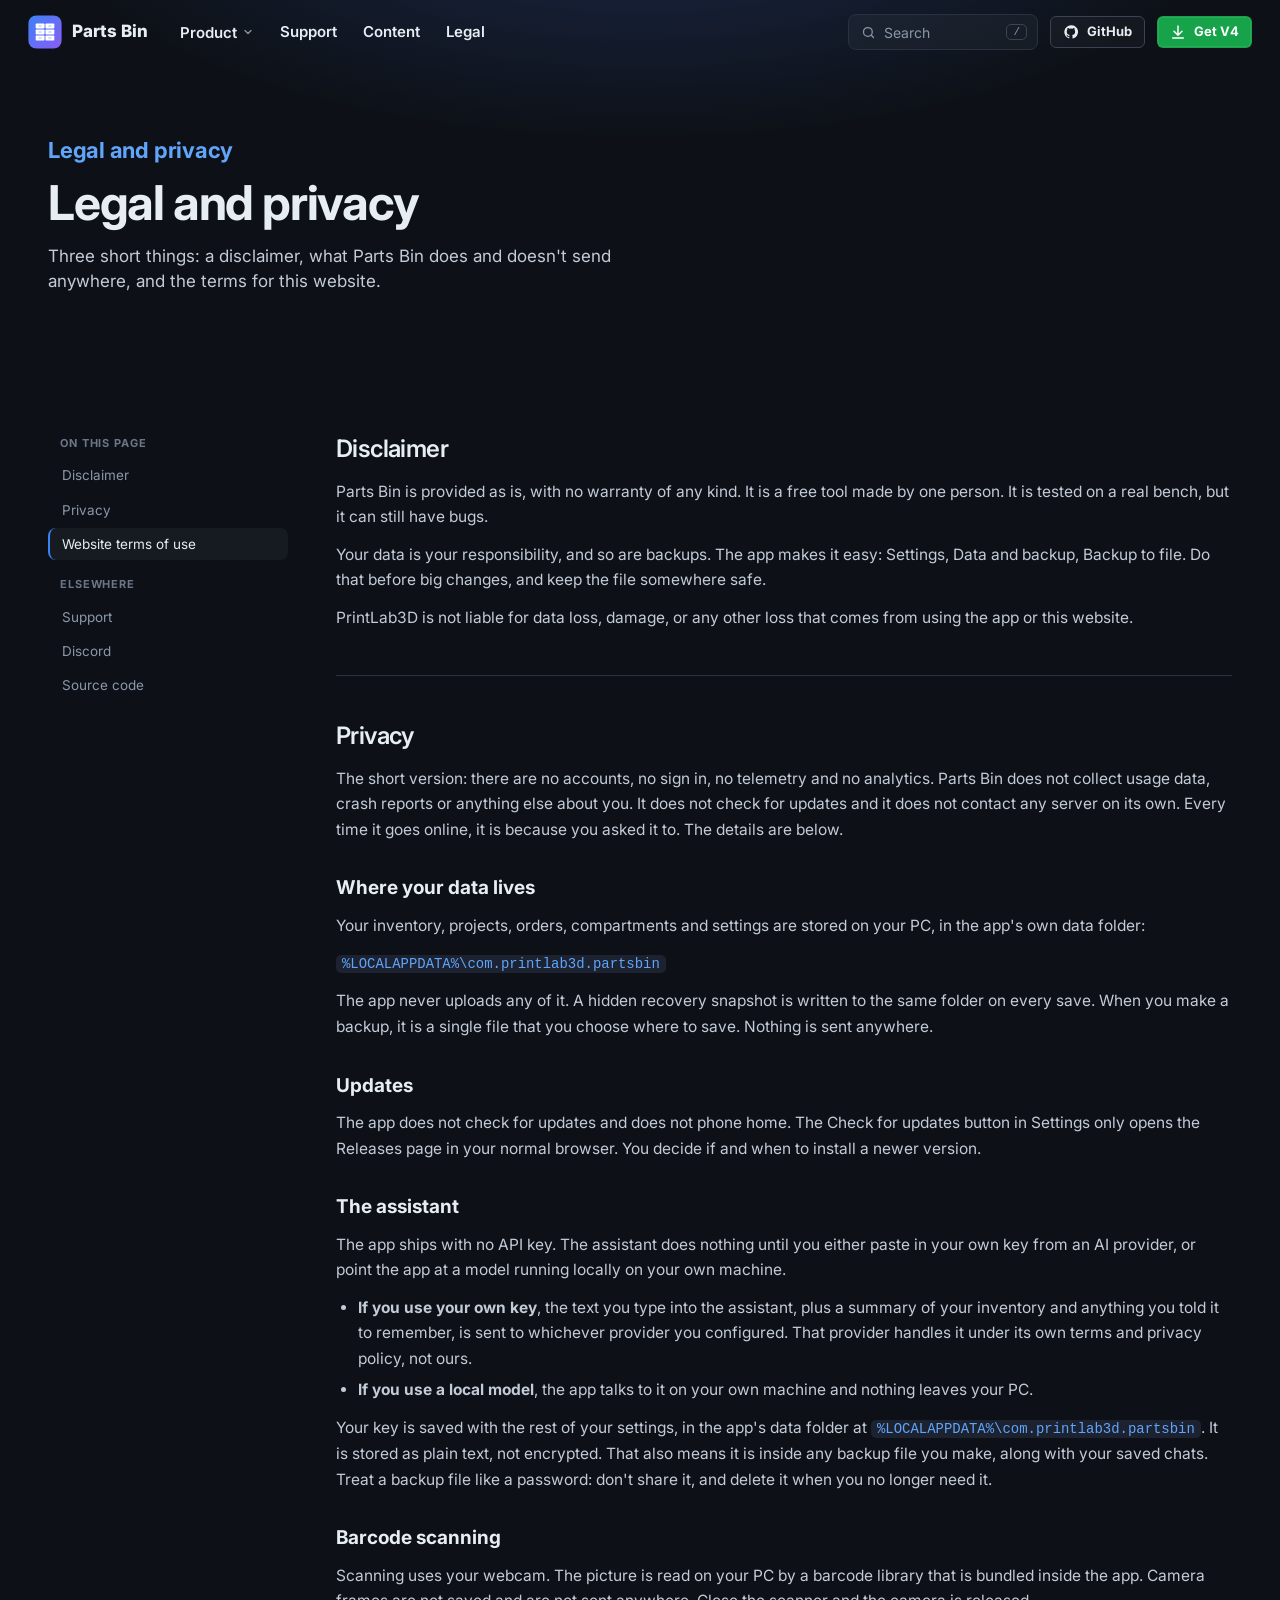
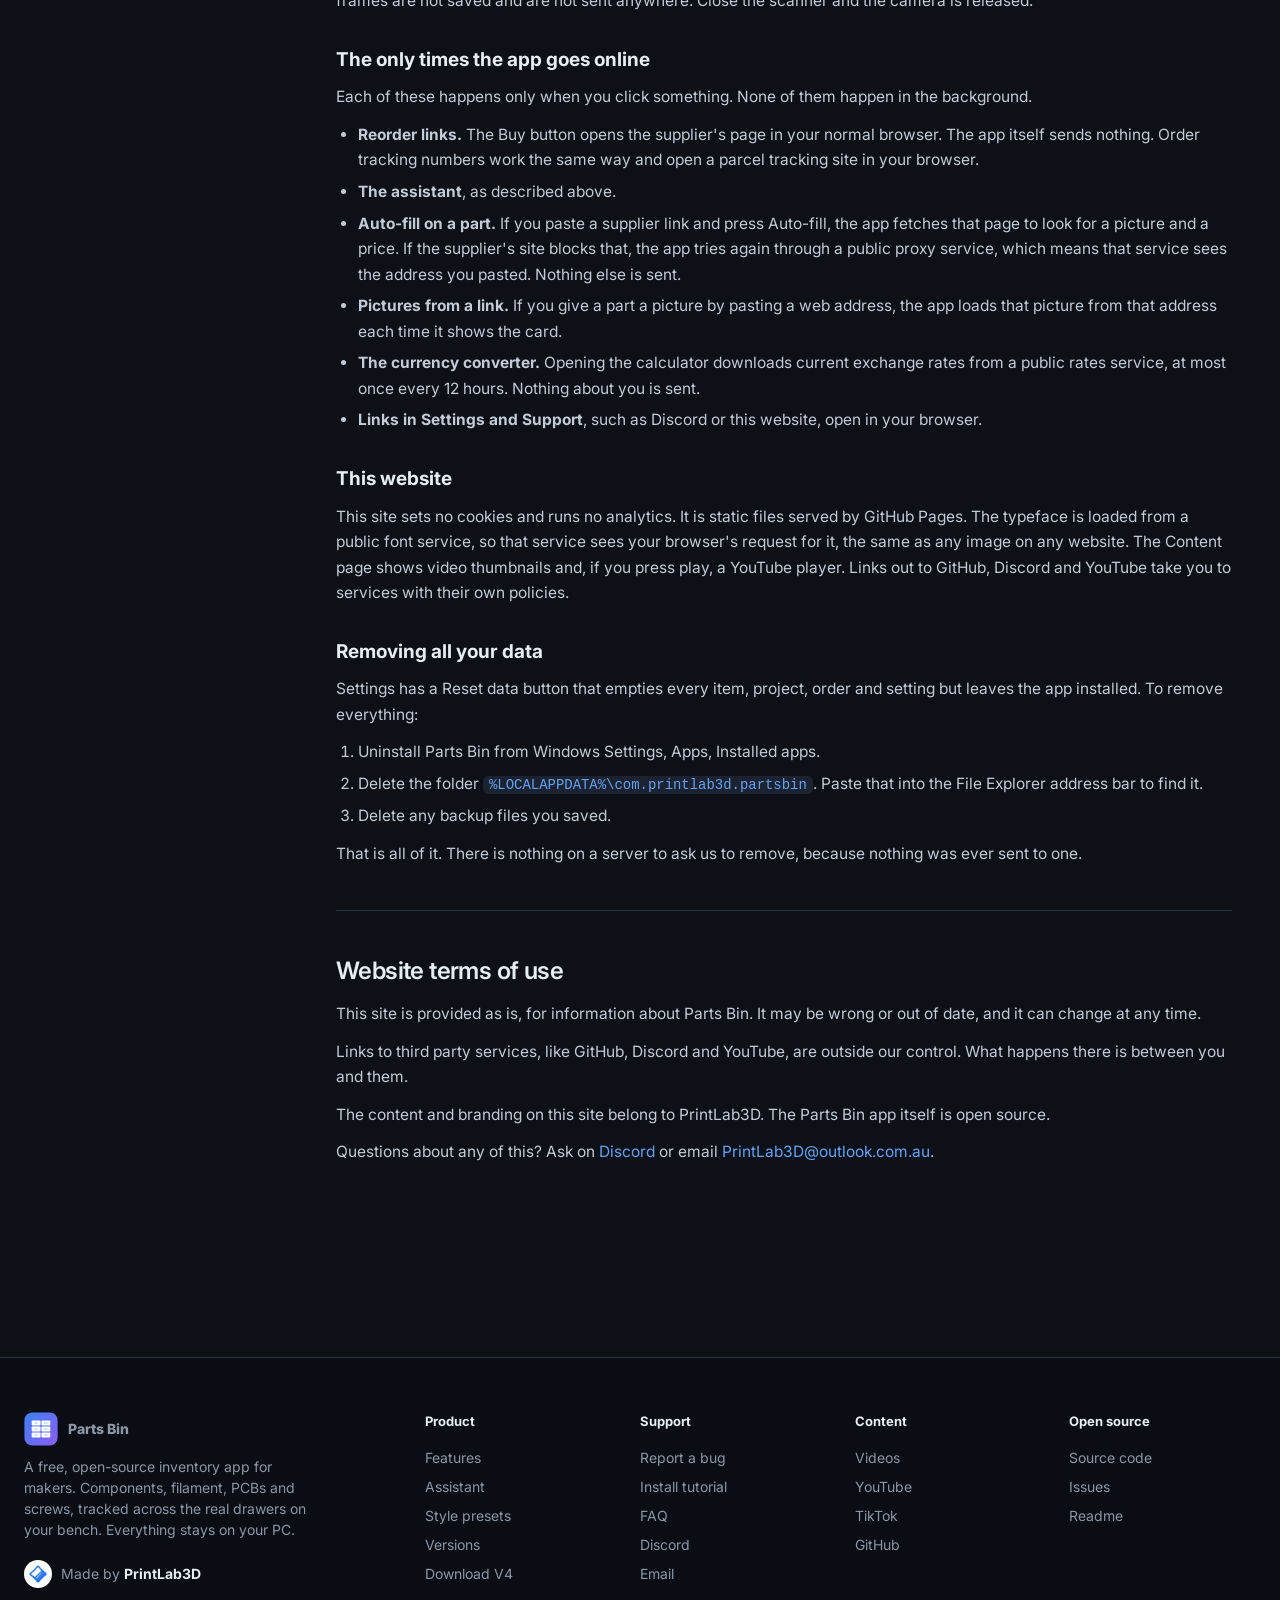
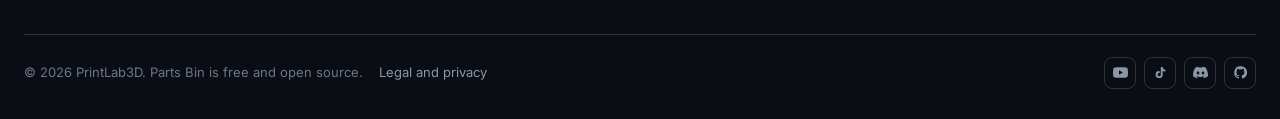
<file: legal.html>
<!DOCTYPE html>
<html lang="en">
<head>
<meta charset="UTF-8">
<meta name="viewport" content="width=device-width, initial-scale=1">
<title>Legal and privacy, Parts Bin</title>
<meta name="description" content="The disclaimer for Parts Bin, what the app does and doesn't send anywhere, where your data and API key live on your PC, and the terms for this website.">
<meta name="theme-color" content="#0d1117">
<link rel="icon" href="favicon.ico">
<link rel="preconnect" href="https://fonts.googleapis.com"><link rel="preconnect" href="https://fonts.gstatic.com" crossorigin>
<link href="https://fonts.googleapis.com/css2?family=Inter:wght@400;500;600;700;800&display=swap" rel="stylesheet">
<link rel="stylesheet" href="assets/css/site.css">
</head>
<body data-page="legal">

<section class="phero"><div class="wrap">
  <span class="kicker">Legal and privacy</span>
  <h1>Legal and privacy</h1>
  <p>Three short things: a disclaimer, what Parts Bin does and doesn't send anywhere, and the terms for this website.</p>
</div></section>

<section class="sec tight"><div class="wrap">
  <div class="docs">
    <nav class="side" aria-label="On this page">
      <h6>On this page</h6>
      <a href="#disclaimer">Disclaimer</a>
      <a href="#privacy">Privacy</a>
      <a href="#terms">Website terms of use</a>
      <h6>Elsewhere</h6>
      <a href="support.html">Support</a>
      <a href="https://discord.gg/n8M3V4SaHJ" target="_blank" rel="noopener">Discord</a>
      <a href="https://github.com/PrintLab3D-Official/Part-bin" target="_blank" rel="noopener">Source code</a>
    </nav>
    <article>

      <section id="disclaimer">
        <h2>Disclaimer</h2>
        <p>Parts Bin is provided as is, with no warranty of any kind. It is a free tool made by one person. It is tested on a real bench, but it can still have bugs.</p>
        <p>Your data is your responsibility, and so are backups. The app makes it easy: Settings, Data and backup, Backup to file. Do that before big changes, and keep the file somewhere safe.</p>
        <p>PrintLab3D is not liable for data loss, damage, or any other loss that comes from using the app or this website.</p>
      </section>

      <section id="privacy">
        <h2>Privacy</h2>
        <p>The short version: there are no accounts, no sign in, no telemetry and no analytics. Parts Bin does not collect usage data, crash reports or anything else about you. It does not check for updates and it does not contact any server on its own. Every time it goes online, it is because you asked it to. The details are below.</p>

        <h3>Where your data lives</h3>
        <p>Your inventory, projects, orders, compartments and settings are stored on your PC, in the app's own data folder:</p>
        <p><code>%LOCALAPPDATA%\com.printlab3d.partsbin</code></p>
        <p>The app never uploads any of it. A hidden recovery snapshot is written to the same folder on every save. When you make a backup, it is a single file that you choose where to save. Nothing is sent anywhere.</p>

        <h3>Updates</h3>
        <p>The app does not check for updates and does not phone home. The Check for updates button in Settings only opens the Releases page in your normal browser. You decide if and when to install a newer version.</p>

        <h3>The assistant</h3>
        <p>The app ships with no API key. The assistant does nothing until you either paste in your own key from an AI provider, or point the app at a model running locally on your own machine.</p>
        <ul>
          <li><b>If you use your own key</b>, the text you type into the assistant, plus a summary of your inventory and anything you told it to remember, is sent to whichever provider you configured. That provider handles it under its own terms and privacy policy, not ours.</li>
          <li><b>If you use a local model</b>, the app talks to it on your own machine and nothing leaves your PC.</li>
        </ul>
        <p>Your key is saved with the rest of your settings, in the app's data folder at <code>%LOCALAPPDATA%\com.printlab3d.partsbin</code>. It is stored as plain text, not encrypted. That also means it is inside any backup file you make, along with your saved chats. Treat a backup file like a password: don't share it, and delete it when you no longer need it.</p>

        <h3>Barcode scanning</h3>
        <p>Scanning uses your webcam. The picture is read on your PC by a barcode library that is bundled inside the app. Camera frames are not saved and are not sent anywhere. Close the scanner and the camera is released.</p>

        <h3>The only times the app goes online</h3>
        <p>Each of these happens only when you click something. None of them happen in the background.</p>
        <ul>
          <li><b>Reorder links.</b> The Buy button opens the supplier's page in your normal browser. The app itself sends nothing. Order tracking numbers work the same way and open a parcel tracking site in your browser.</li>
          <li><b>The assistant</b>, as described above.</li>
          <li><b>Auto-fill on a part.</b> If you paste a supplier link and press Auto-fill, the app fetches that page to look for a picture and a price. If the supplier's site blocks that, the app tries again through a public proxy service, which means that service sees the address you pasted. Nothing else is sent.</li>
          <li><b>Pictures from a link.</b> If you give a part a picture by pasting a web address, the app loads that picture from that address each time it shows the card.</li>
          <li><b>The currency converter.</b> Opening the calculator downloads current exchange rates from a public rates service, at most once every 12 hours. Nothing about you is sent.</li>
          <li><b>Links in Settings and Support</b>, such as Discord or this website, open in your browser.</li>
        </ul>

        <h3>This website</h3>
        <p>This site sets no cookies and runs no analytics. It is static files served by GitHub Pages. The typeface is loaded from a public font service, so that service sees your browser's request for it, the same as any image on any website. The Content page shows video thumbnails and, if you press play, a YouTube player. Links out to GitHub, Discord and YouTube take you to services with their own policies.</p>

        <h3>Removing all your data</h3>
        <p>Settings has a Reset data button that empties every item, project, order and setting but leaves the app installed. To remove everything:</p>
        <ol>
          <li>Uninstall Parts Bin from Windows Settings, Apps, Installed apps.</li>
          <li>Delete the folder <code>%LOCALAPPDATA%\com.printlab3d.partsbin</code>. Paste that into the File Explorer address bar to find it.</li>
          <li>Delete any backup files you saved.</li>
        </ol>
        <p>That is all of it. There is nothing on a server to ask us to remove, because nothing was ever sent to one.</p>
      </section>

      <section id="terms">
        <h2>Website terms of use</h2>
        <p>This site is provided as is, for information about Parts Bin. It may be wrong or out of date, and it can change at any time.</p>
        <p>Links to third party services, like GitHub, Discord and YouTube, are outside our control. What happens there is between you and them.</p>
        <p>The content and branding on this site belong to PrintLab3D. The Parts Bin app itself is open source.</p>
        <p>Questions about any of this? Ask on <a href="https://discord.gg/n8M3V4SaHJ" target="_blank" rel="noopener">Discord</a> or email <a href="mailto:PrintLab3D@outlook.com.au">PrintLab3D@outlook.com.au</a>.</p>
      </section>

    </article>
  </div>
</div></section>

<script src="assets/js/site.js"></script>
</body>
</html>
</file>
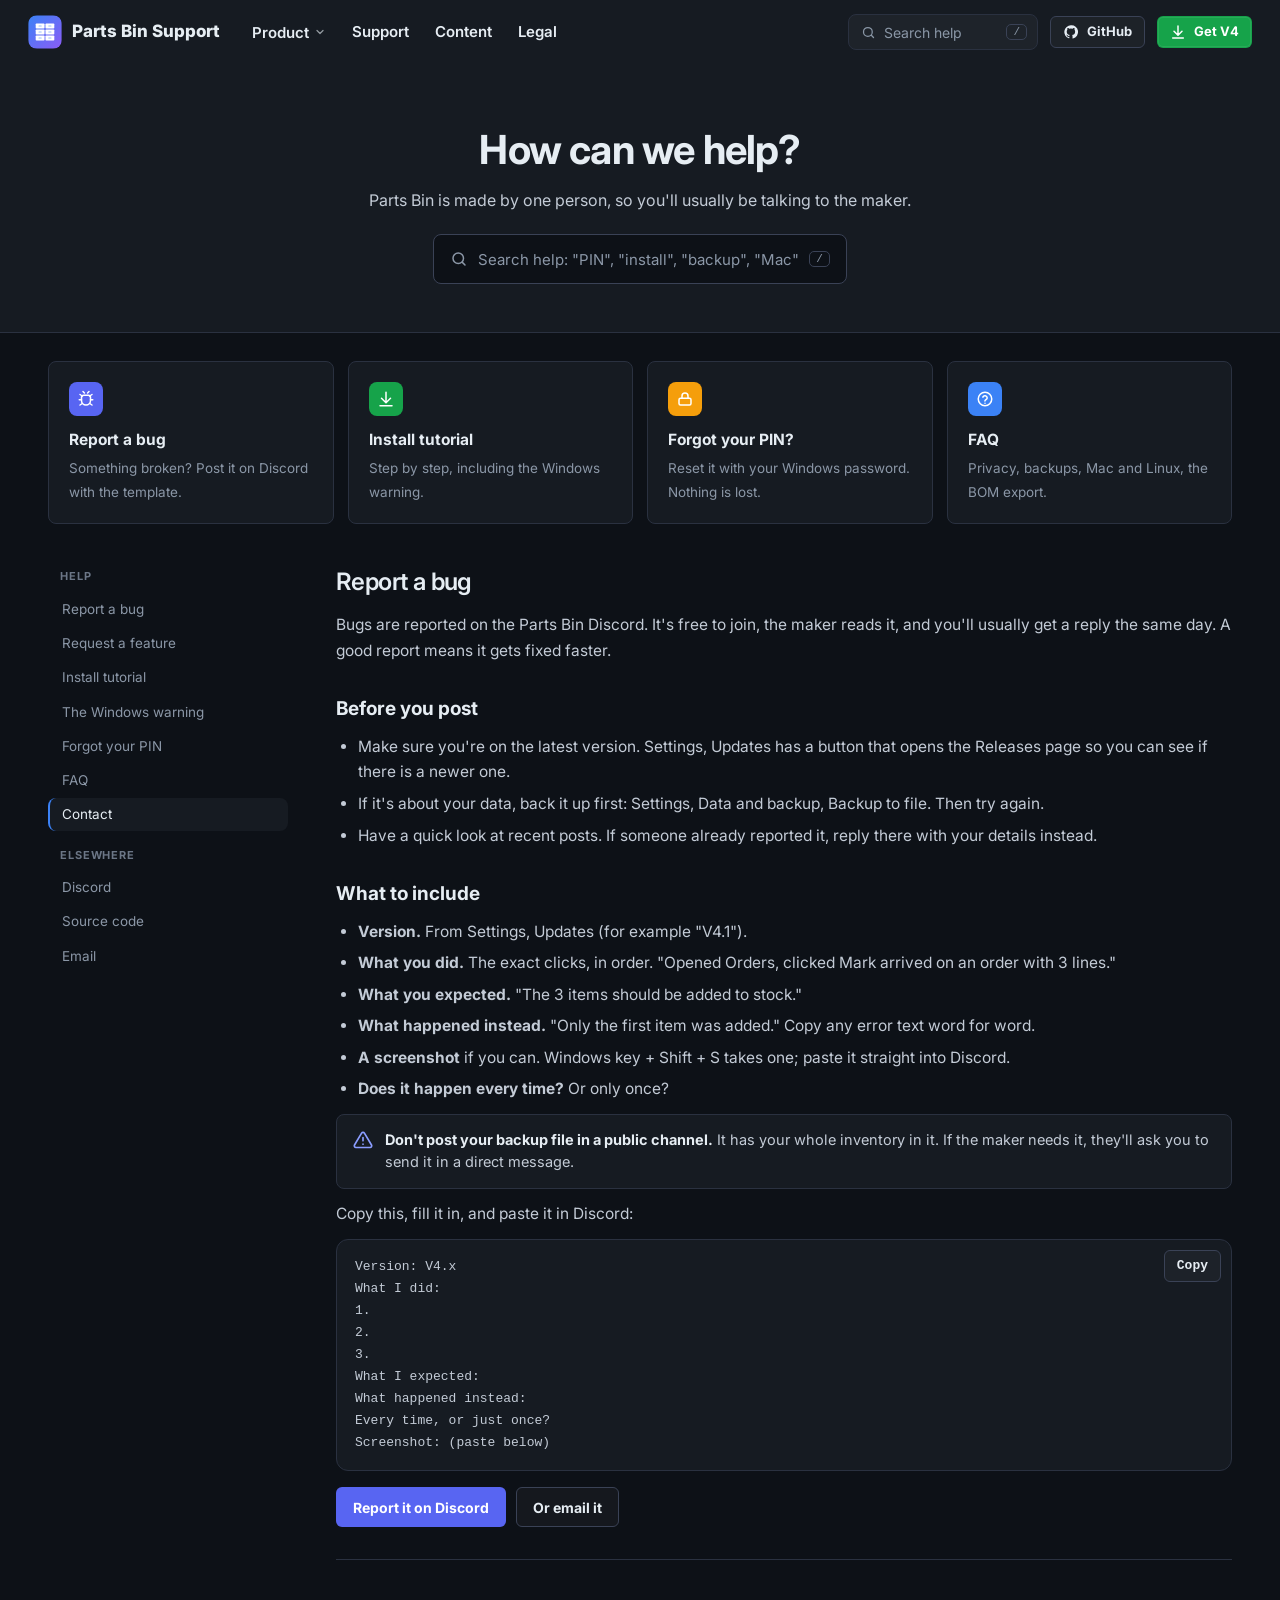
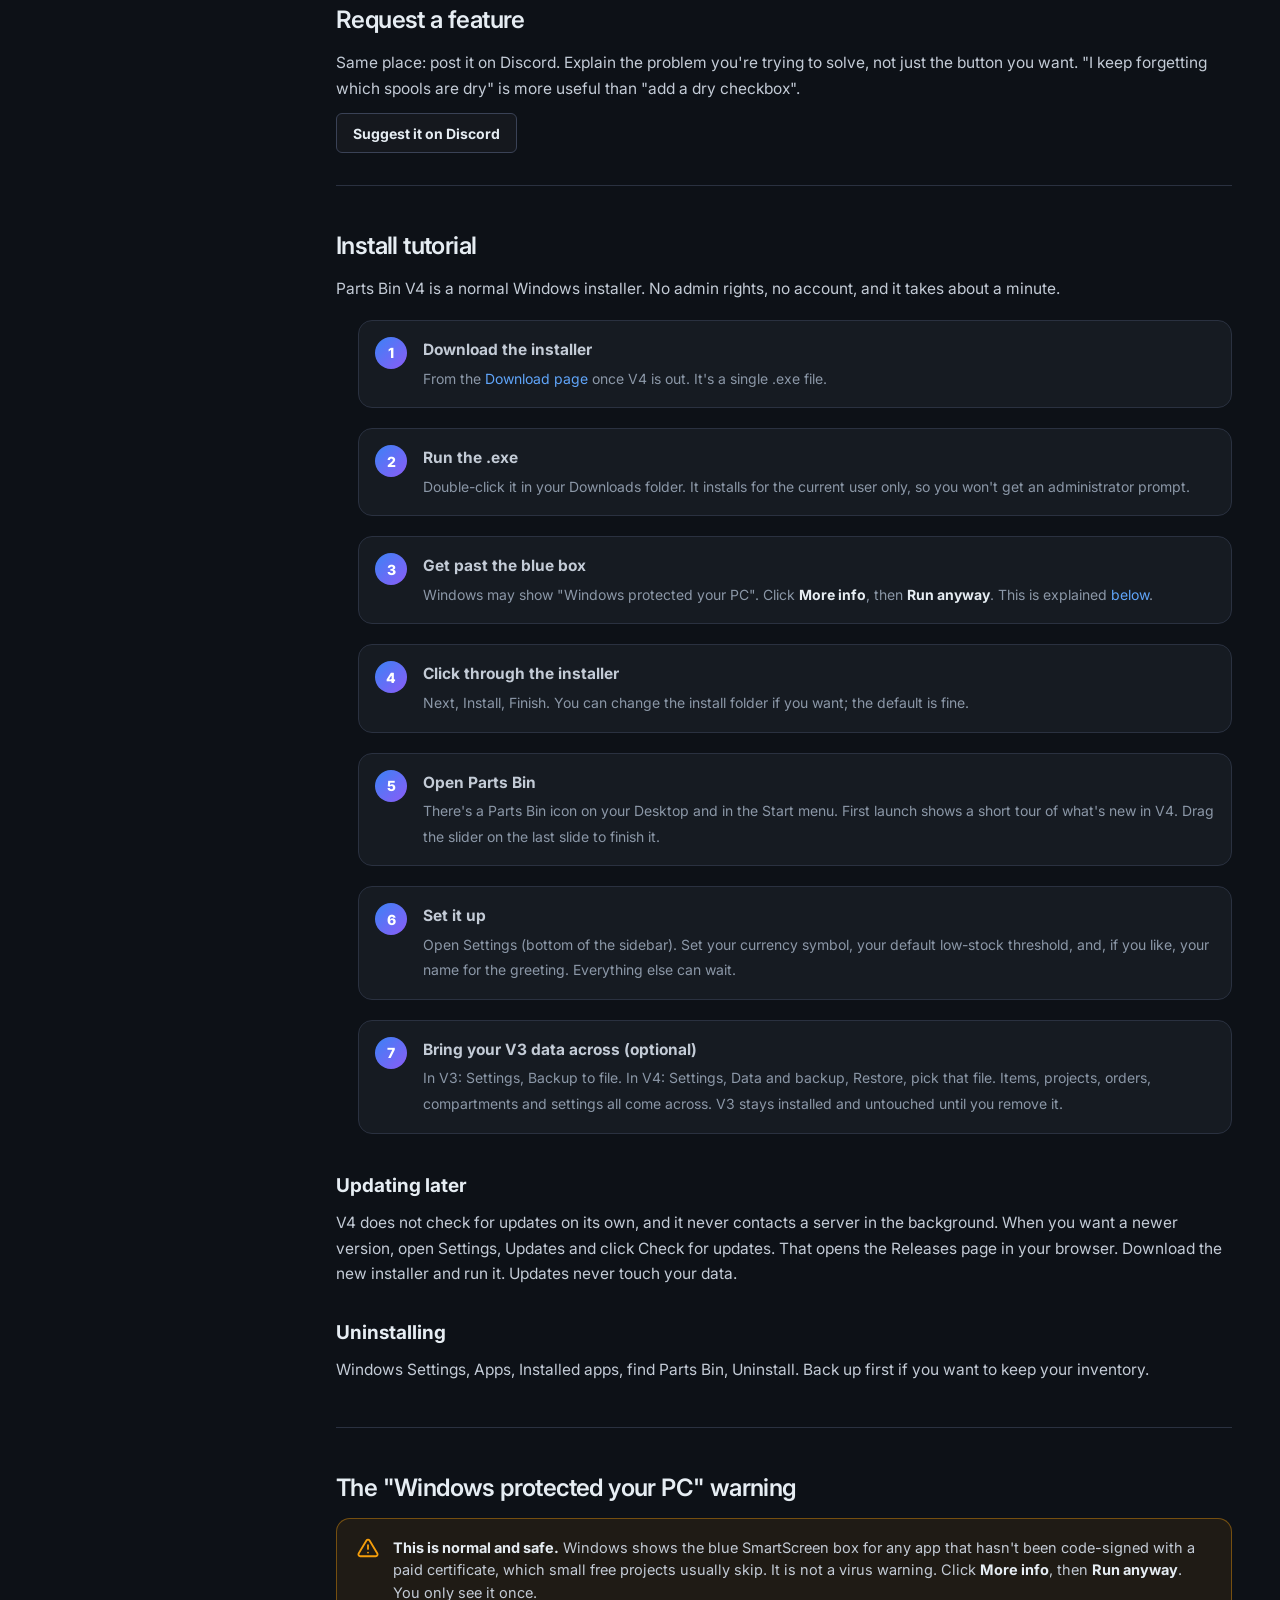
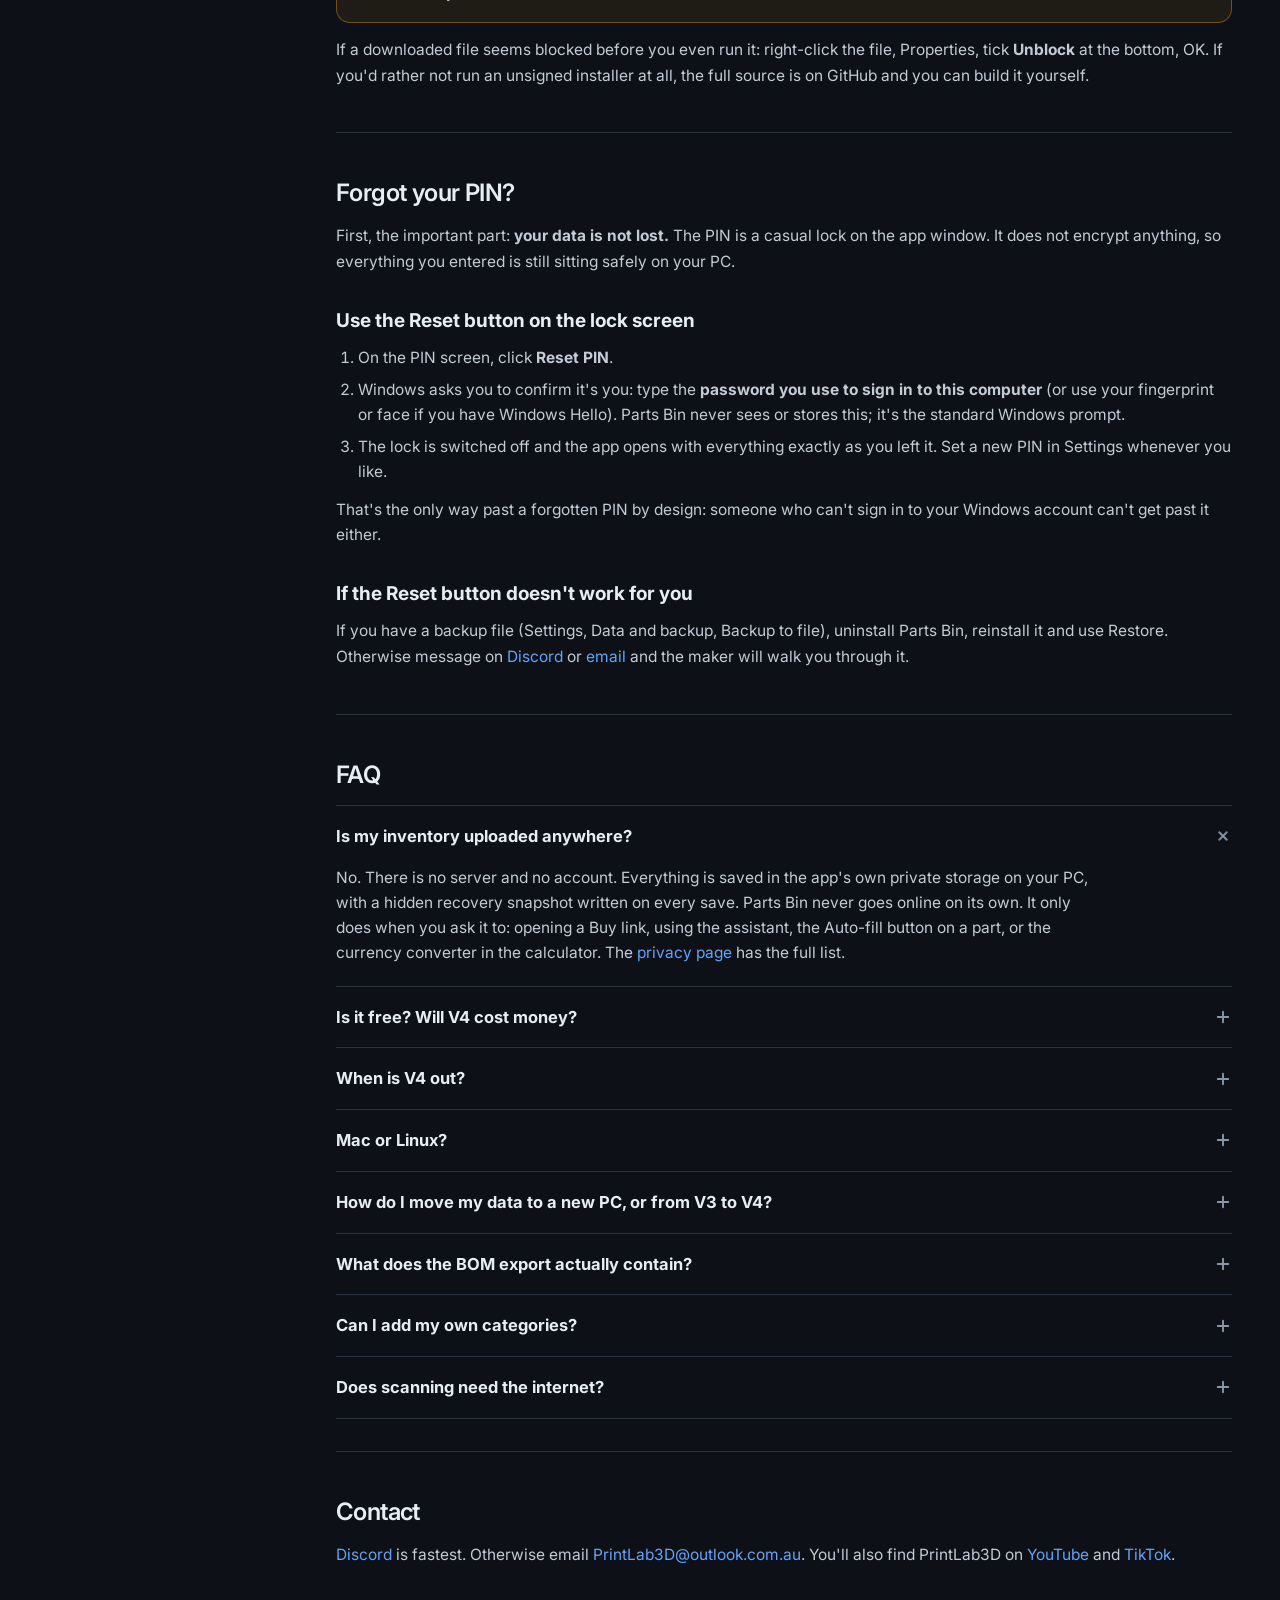
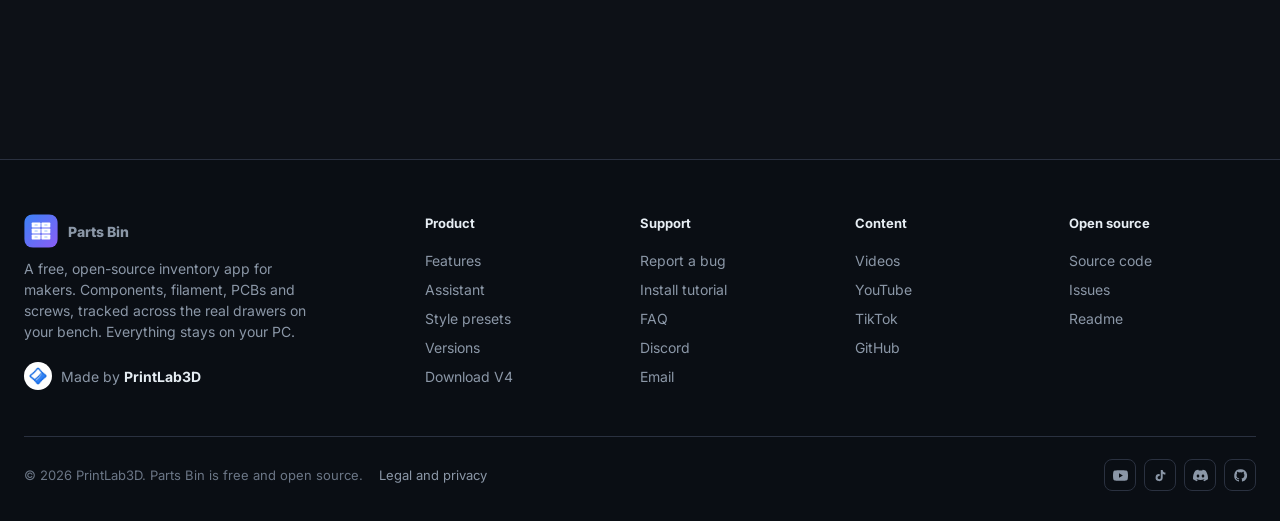
<file: support.html>
<!DOCTYPE html>
<html lang="en">
<head>
<meta charset="UTF-8">
<meta name="viewport" content="width=device-width, initial-scale=1">
<title>Parts Bin Support</title>
<meta name="description" content="Parts Bin support: report a bug on Discord, the install tutorial, what to do if you forget your PIN, and answers to common questions.">
<meta name="theme-color" content="#0d1117">
<link rel="icon" href="favicon.ico">
<link rel="preconnect" href="https://fonts.googleapis.com"><link rel="preconnect" href="https://fonts.gstatic.com" crossorigin>
<link href="https://fonts.googleapis.com/css2?family=Inter:wght@400;500;600;700;800&display=swap" rel="stylesheet">
<link rel="stylesheet" href="assets/css/site.css">
</head>
<body data-page="support">

<section class="shero"><div class="wrap">
  <h1>How can we help?</h1>
  <p>Parts Bin is made by one person, so you'll usually be talking to the maker.</p>
  <button class="sbar" type="button" onclick="document.getElementById('srchBtn').click()"><svg viewBox="0 0 24 24" fill="none" stroke="currentColor" stroke-width="2" stroke-linecap="round"><circle cx="11" cy="11" r="7"/><path d="m20 20-3.5-3.5"/></svg><span>Search help: "PIN", "install", "backup", "Mac"</span><kbd>/</kbd></button>
</div></section>

<section class="sec tight"><div class="wrap">
  <div class="topics">
    <a class="topic" href="#bugs"><span class="ti" style="background:#5865F2"><svg viewBox="0 0 24 24" fill="none" stroke="currentColor" stroke-width="2" stroke-linecap="round" stroke-linejoin="round"><path d="M8 2l1.9 1.9M16 2l-1.9 1.9M9 7h6a3 3 0 0 1 3 3v4a6 6 0 0 1-12 0v-4a3 3 0 0 1 3-3z"/><path d="M3 13h3M18 13h3M4 20l3-2M20 20l-3-2M4 6l3 2M20 6l-3 2"/></svg></span><b>Report a bug</b><span>Something broken? Post it on Discord with the template.</span></a>
    <a class="topic" href="#install"><span class="ti" style="background:#16a34a"><svg viewBox="0 0 24 24" fill="none" stroke="currentColor" stroke-width="2" stroke-linecap="round" stroke-linejoin="round"><path d="M12 3v12M6 11l6 6 6-6"/><path d="M4 21h16"/></svg></span><b>Install tutorial</b><span>Step by step, including the Windows warning.</span></a>
    <a class="topic" href="#pin"><span class="ti" style="background:#f59e0b"><svg viewBox="0 0 24 24" fill="none" stroke="currentColor" stroke-width="2" stroke-linecap="round" stroke-linejoin="round"><rect x="4" y="11" width="16" height="9" rx="2"/><path d="M8 11V8a4 4 0 0 1 8 0v3"/></svg></span><b>Forgot your PIN?</b><span>Reset it with your Windows password. Nothing is lost.</span></a>
    <a class="topic" href="#faq"><span class="ti" style="background:#3b82f6"><svg viewBox="0 0 24 24" fill="none" stroke="currentColor" stroke-width="2" stroke-linecap="round" stroke-linejoin="round"><circle cx="12" cy="12" r="9"/><path d="M9.1 9.5a3 3 0 0 1 5.8 1c0 2-3 2.5-3 4"/><path d="M12 17.5h.01"/></svg></span><b>FAQ</b><span>Privacy, backups, Mac and Linux, the BOM export.</span></a>
  </div>

  <div class="docs">
    <nav class="side" aria-label="On this page">
      <h6>Help</h6>
      <a href="#bugs">Report a bug</a>
      <a href="#features">Request a feature</a>
      <a href="#install">Install tutorial</a>
      <a href="#smartscreen">The Windows warning</a>
      <a href="#pin">Forgot your PIN</a>
      <a href="#faq">FAQ</a>
      <a href="#contact">Contact</a>
      <h6>Elsewhere</h6>
      <a href="https://discord.gg/n8M3V4SaHJ" target="_blank" rel="noopener">Discord</a>
      <a href="https://github.com/PrintLab3D-Official/Part-bin" target="_blank" rel="noopener">Source code</a>
      <a href="mailto:PrintLab3D@outlook.com.au">Email</a>
    </nav>
    <article>

      <section id="bugs">
        <h2>Report a bug</h2>
        <p>Bugs are reported on the Parts Bin Discord. It's free to join, the maker reads it, and you'll usually get a reply the same day. A good report means it gets fixed faster.</p>
        <h3>Before you post</h3>
        <ul>
          <li>Make sure you're on the latest version. Settings, Updates has a button that opens the Releases page so you can see if there is a newer one.</li>
          <li>If it's about your data, back it up first: Settings, Data and backup, Backup to file. Then try again.</li>
          <li>Have a quick look at recent posts. If someone already reported it, reply there with your details instead.</li>
        </ul>
        <h3>What to include</h3>
        <ul>
          <li><b>Version.</b> From Settings, Updates (for example "V4.1").</li>
          <li><b>What you did.</b> The exact clicks, in order. "Opened Orders, clicked Mark arrived on an order with 3 lines."</li>
          <li><b>What you expected.</b> "The 3 items should be added to stock."</li>
          <li><b>What happened instead.</b> "Only the first item was added." Copy any error text word for word.</li>
          <li><b>A screenshot</b> if you can. Windows key + Shift + S takes one; paste it straight into Discord.</li>
          <li><b>Does it happen every time?</b> Or only once?</li>
        </ul>
        <div class="dc"><svg viewBox="0 0 24 24" fill="none" stroke="currentColor" stroke-width="2" stroke-linecap="round" stroke-linejoin="round"><path d="M10.3 3.8 1.8 18a2 2 0 0 0 1.7 3h17a2 2 0 0 0 1.7-3L13.7 3.8a2 2 0 0 0-3.4 0z"/><path d="M12 9v4M12 17h.01"/></svg><div><b>Don't post your backup file in a public channel.</b> It has your whole inventory in it. If the maker needs it, they'll ask you to send it in a direct message.</div></div>
        <p>Copy this, fill it in, and paste it in Discord:</p>
        <div class="tmpl"><button class="btn btn-ghost btn-sm cp" data-copy="prev">Copy</button>Version: V4.x
What I did:
1.
2.
3.
What I expected:
What happened instead:
Every time, or just once?
Screenshot: (paste below)</div>
        <div style="display:flex;gap:10px;flex-wrap:wrap;margin-top:16px">
          <a class="btn" style="background:#5865F2;color:#fff" href="https://discord.gg/n8M3V4SaHJ" target="_blank" rel="noopener">Report it on Discord</a>
          <a class="btn btn-ghost" href="mailto:PrintLab3D@outlook.com.au?subject=Parts%20Bin%20bug">Or email it</a>
        </div>
      </section>

      <section id="features">
        <h2>Request a feature</h2>
        <p>Same place: post it on Discord. Explain the problem you're trying to solve, not just the button you want. "I keep forgetting which spools are dry" is more useful than "add a dry checkbox".</p>
        <a class="btn btn-ghost" href="https://discord.gg/n8M3V4SaHJ" target="_blank" rel="noopener">Suggest it on Discord</a>
      </section>

      <section id="install">
        <h2>Install tutorial</h2>
        <p>Parts Bin V4 is a normal Windows installer. No admin rights, no account, and it takes about a minute.</p>
        <ol class="steps" style="margin-top:18px">
          <li><div><b>Download the installer</b><span>From the <a href="download.html">Download page</a> once V4 is out. It's a single .exe file.</span></div></li>
          <li><div><b>Run the .exe</b><span>Double-click it in your Downloads folder. It installs for the current user only, so you won't get an administrator prompt.</span></div></li>
          <li><div><b>Get past the blue box</b><span>Windows may show "Windows protected your PC". Click <b>More info</b>, then <b>Run anyway</b>. This is explained <a href="#smartscreen">below</a>.</span></div></li>
          <li><div><b>Click through the installer</b><span>Next, Install, Finish. You can change the install folder if you want; the default is fine.</span></div></li>
          <li><div><b>Open Parts Bin</b><span>There's a Parts Bin icon on your Desktop and in the Start menu. First launch shows a short tour of what's new in V4. Drag the slider on the last slide to finish it.</span></div></li>
          <li><div><b>Set it up</b><span>Open Settings (bottom of the sidebar). Set your currency symbol, your default low-stock threshold, and, if you like, your name for the greeting. Everything else can wait.</span></div></li>
          <li><div><b>Bring your V3 data across (optional)</b><span>In V3: Settings, Backup to file. In V4: Settings, Data and backup, Restore, pick that file. Items, projects, orders, compartments and settings all come across. V3 stays installed and untouched until you remove it.</span></div></li>
        </ol>
        <h3>Updating later</h3>
        <p>V4 does not check for updates on its own, and it never contacts a server in the background. When you want a newer version, open Settings, Updates and click Check for updates. That opens the Releases page in your browser. Download the new installer and run it. Updates never touch your data.</p>
        <h3>Uninstalling</h3>
        <p>Windows Settings, Apps, Installed apps, find Parts Bin, Uninstall. Back up first if you want to keep your inventory.</p>
      </section>

      <section id="smartscreen">
        <h2>The "Windows protected your PC" warning</h2>
        <div class="callout">
          <svg viewBox="0 0 24 24" fill="none" stroke="currentColor" stroke-width="2" stroke-linecap="round" stroke-linejoin="round"><path d="M10.3 3.8 1.8 18a2 2 0 0 0 1.7 3h17a2 2 0 0 0 1.7-3L13.7 3.8a2 2 0 0 0-3.4 0z"/><path d="M12 9v4M12 17h.01"/></svg>
          <div><b>This is normal and safe.</b> Windows shows the blue SmartScreen box for any app that hasn't been code-signed with a paid certificate, which small free projects usually skip. It is not a virus warning. Click <b>More info</b>, then <b>Run anyway</b>. You only see it once.</div>
        </div>
        <p style="margin-top:14px">If a downloaded file seems blocked before you even run it: right-click the file, Properties, tick <b>Unblock</b> at the bottom, OK. If you'd rather not run an unsigned installer at all, the full source is on GitHub and you can build it yourself.</p>
      </section>

      <section id="pin">
        <h2>Forgot your PIN?</h2>
        <p>First, the important part: <b>your data is not lost.</b> The PIN is a casual lock on the app window. It does not encrypt anything, so everything you entered is still sitting safely on your PC.</p>
        <h3>Use the Reset button on the lock screen</h3>
        <ol>
          <li>On the PIN screen, click <b>Reset PIN</b>.</li>
          <li>Windows asks you to confirm it's you: type the <b>password you use to sign in to this computer</b> (or use your fingerprint or face if you have Windows Hello). Parts Bin never sees or stores this; it's the standard Windows prompt.</li>
          <li>The lock is switched off and the app opens with everything exactly as you left it. Set a new PIN in Settings whenever you like.</li>
        </ol>
        <p>That's the only way past a forgotten PIN by design: someone who can't sign in to your Windows account can't get past it either.</p>
        <h3>If the Reset button doesn't work for you</h3>
        <p>If you have a backup file (Settings, Data and backup, Backup to file), uninstall Parts Bin, reinstall it and use Restore. Otherwise message on <a href="https://discord.gg/n8M3V4SaHJ" target="_blank" rel="noopener">Discord</a> or <a href="mailto:PrintLab3D@outlook.com.au?subject=Forgot%20my%20Parts%20Bin%20PIN">email</a> and the maker will walk you through it.</p>
      </section>

      <section id="faq">
        <h2>FAQ</h2>
        <div class="faq">
          <details open><summary>Is my inventory uploaded anywhere?<svg viewBox="0 0 24 24" fill="none" stroke="currentColor" stroke-width="2.5" stroke-linecap="round"><path d="M12 5v14M5 12h14"/></svg></summary><div class="a">No. There is no server and no account. Everything is saved in the app's own private storage on your PC, with a hidden recovery snapshot written on every save. Parts Bin never goes online on its own. It only does when you ask it to: opening a Buy link, using the assistant, the Auto-fill button on a part, or the currency converter in the calculator. The <a href="legal.html#privacy">privacy page</a> has the full list.</div></details>
          <details><summary>Is it free? Will V4 cost money?<svg viewBox="0 0 24 24" fill="none" stroke="currentColor" stroke-width="2.5" stroke-linecap="round"><path d="M12 5v14M5 12h14"/></svg></summary><div class="a">Free and open source. Every version so far has been, and V4 is the same. The code is on GitHub.</div></details>
          <details><summary>When is V4 out?<svg viewBox="0 0 24 24" fill="none" stroke="currentColor" stroke-width="2.5" stroke-linecap="round"><path d="M12 5v14M5 12h14"/></svg></summary><div class="a">20 September. There's a countdown on the <a href="index.html">home page</a>. The release will be announced on <a href="https://discord.gg/n8M3V4SaHJ" target="_blank" rel="noopener">Discord</a> and <a href="https://www.youtube.com/@PrintLab3D000" target="_blank" rel="noopener">YouTube</a>, and the Download page switches over that day.</div></details>
          <details><summary>Mac or Linux?<svg viewBox="0 0 24 24" fill="none" stroke="currentColor" stroke-width="2.5" stroke-linecap="round"><path d="M12 5v14M5 12h14"/></svg></summary><div class="a">V4 is Windows-only at launch. macOS and Linux builds are possible and are on the list. Parts Bin is built by one person, so the more support it gets (Discord, YouTube, GitHub stars, people actually using it) the sooner they can happen. Say so in Discord if you'd use one.</div></details>
          <details><summary>How do I move my data to a new PC, or from V3 to V4?<svg viewBox="0 0 24 24" fill="none" stroke="currentColor" stroke-width="2.5" stroke-linecap="round"><path d="M12 5v14M5 12h14"/></svg></summary><div class="a">Settings, <b>Data and backup</b>, <b>Backup to file</b> saves everything (items, projects, orders, compartments, materials, settings) to one file. On the other machine, or in V4, use <b>Restore</b> on the same screen. V3 backups load into V4 with no conversion.</div></details>
          <details><summary>What does the BOM export actually contain?<svg viewBox="0 0 24 24" fill="none" stroke="currentColor" stroke-width="2.5" stroke-linecap="round"><path d="M12 5v14M5 12h14"/></svg></summary><div class="a">Two options. An <b>order CSV</b> (comment, supplier part code, quantity, description) you can upload to your board house, and a <b>full CSV</b> with every field of every item for spreadsheets and backups. Both are read-only exports and never change your data. Items with no part code are counted and reported rather than silently dropped.</div></details>
          <details><summary>Can I add my own categories?<svg viewBox="0 0 24 24" fill="none" stroke="currentColor" stroke-width="2.5" stroke-linecap="round"><path d="M12 5v14M5 12h14"/></svg></summary><div class="a">Yes, in V4. Settings, <b>Sidebar tabs</b>, add a custom tab with a name and image. It gets its own ID prefix. You can also hide any built-in tab you don't use; the items stay in the library and still show under All.</div></details>
          <details><summary>Does scanning need the internet?<svg viewBox="0 0 24 24" fill="none" stroke="currentColor" stroke-width="2.5" stroke-linecap="round"><path d="M12 5v14M5 12h14"/></svg></summary><div class="a">No. Barcode reading runs on your PC. Any webcam works.</div></details>
        </div>
      </section>

      <section id="contact">
        <h2>Contact</h2>
        <p><a href="https://discord.gg/n8M3V4SaHJ" target="_blank" rel="noopener">Discord</a> is fastest. Otherwise email <a href="mailto:PrintLab3D@outlook.com.au">PrintLab3D@outlook.com.au</a>. You'll also find PrintLab3D on <a href="https://www.youtube.com/@PrintLab3D000" target="_blank" rel="noopener">YouTube</a> and <a href="https://www.tiktok.com/@printlab3d64" target="_blank" rel="noopener">TikTok</a>.</p>
      </section>

    </article>
  </div>
</div></section>

<script src="assets/js/site.js"></script>
</body>
</html>
</file>
<file: assets/css/site.css>
/* =====================================================================
   Parts Bin website, shared stylesheet
   Every colour is a variable so the theme hover can recolour the whole
   site. Defaults mirror the app's own "Dark" theme.
   ===================================================================== */
:root{
  --bg:#0d1117; --bg0:#0a0e14; --bg2:#161b22; --bg3:#1c2230; --bg4:#21283a;
  --line:#2a3140; --line2:#3a4256;
  --txt:#e6edf3; --txt2:#c3cbd6; --mut:#8b97a7; --mut2:#6b7686;
  --accent:#3b82f6; --accent2:#60a5fa; --violet:#8b5cf6;
  --green:#22c55e; --green2:#16a34a; --amber:#f59e0b; --red:#ef4444;
  --hero:#1b2848; --onaccent:#fff;
  --radius:14px;
  --shadow:0 8px 30px rgba(0,0,0,.35); --shadow-lg:0 30px 80px rgba(0,0,0,.55);
  --font:"Inter",-apple-system,BlinkMacSystemFont,"Segoe UI",Roboto,Helvetica,Arial,sans-serif;
  --mono:ui-monospace,SFMono-Regular,"SF Mono",Menlo,Consolas,"Liberation Mono",monospace;
  --nav-h:64px; --max:1680px; --rad:8px; --rad-sm:6px;
}
:root.light{--shadow:0 8px 30px rgba(20,30,50,.12);--shadow-lg:0 30px 80px rgba(20,30,50,.18)}
*{box-sizing:border-box;margin:0;padding:0}
html{scroll-behavior:smooth;-webkit-text-size-adjust:100%}
html.theming,html.theming *{transition:background-color .35s,color .35s,border-color .35s!important}
body{font-family:var(--site-font,var(--font));background:var(--bg);color:var(--txt);line-height:1.5;-webkit-font-smoothing:antialiased;overflow-x:hidden}
img,svg{display:block;max-width:100%}
a{color:var(--accent2);text-decoration:none}
a:hover{text-decoration:underline}
button{font-family:inherit;cursor:pointer;border:none;background:none;color:inherit}
::selection{background:color-mix(in srgb,var(--accent) 35%,transparent)}
.wrap{max-width:var(--max);margin:0 auto;padding:0 48px}
@media (max-width:760px){.wrap{padding:0 20px}}
:focus-visible{outline:2px solid var(--accent2);outline-offset:3px;border-radius:6px}
code{font-family:var(--mono);font-size:.9em;background:var(--bg3);padding:1px 6px;border-radius:5px;color:var(--accent2)}

/* ---------- header: transparent over the hero, like GitHub ---------- */
.hdr{position:sticky;top:0;z-index:50;height:var(--nav-h);background:transparent;transition:background .25s,box-shadow .25s}
.hdr.solid{background:var(--bg);background:color-mix(in srgb,var(--bg) 88%,transparent);backdrop-filter:blur(14px);-webkit-backdrop-filter:blur(14px);box-shadow:0 1px 0 var(--line)}
.hdr .wrap{display:flex;align-items:center;gap:6px;height:100%;max-width:none;padding:0 28px}
.brand{display:flex;align-items:center;gap:10px;font-weight:800;font-size:17px;color:var(--txt);margin-right:14px;white-space:nowrap}
.brand:hover{text-decoration:none}
.brand img{width:34px;height:34px;border-radius:9px;box-shadow:0 4px 14px rgba(99,102,241,.35)}
.nav{display:flex;align-items:center;gap:2px}
.nav>li{list-style:none;position:relative}
.nav>li>a,.nav>li>button{display:flex;align-items:center;gap:5px;padding:9px 12px;border-radius:8px;font-size:15px;font-weight:600;color:var(--txt)}
.nav>li>a:hover,.nav>li>button:hover,.nav>li.open>button{background:color-mix(in srgb,var(--txt) 8%,transparent);text-decoration:none}
.nav .chev{width:12px;height:12px;opacity:.6;transition:transform .2s}
.nav>li.open .chev{transform:rotate(180deg)}
.menu{position:absolute;top:100%;margin-top:8px;left:0;min-width:300px;background:var(--bg2);border:1px solid var(--line);border-radius:12px;box-shadow:var(--shadow-lg);padding:8px;opacity:0;transform:translateY(-6px);pointer-events:none;transition:opacity .16s,transform .16s;z-index:60}
.nav>li.open .menu{opacity:1;transform:none;pointer-events:auto}
.menu a{display:flex;gap:12px;align-items:flex-start;padding:10px;border-radius:9px;color:var(--txt)}
.menu a:hover{background:var(--bg3);text-decoration:none}
.menu .mi{width:36px;height:36px;border-radius:9px;display:grid;place-items:center;flex-shrink:0;background:var(--bg3);color:var(--accent2)}
.menu .mi svg{width:18px;height:18px}
.menu b{display:block;font-size:14px}
.menu span{display:block;font-size:12.5px;color:var(--mut);line-height:1.35}
.menu::before{content:"";position:absolute;left:0;right:0;top:-10px;height:12px}
.hdr .sp{flex:1}
.srch{display:flex;align-items:center;gap:8px;height:36px;padding:0 10px 0 12px;border:1px solid var(--line);border-radius:8px;background:color-mix(in srgb,var(--txt) 4%,transparent);color:var(--mut);font-size:14px;min-width:190px;cursor:text}
.srch:hover{border-color:var(--line2);color:var(--txt)}
.srch svg{width:15px;height:15px;flex-shrink:0}
.srch kbd{margin-left:auto;font-family:var(--mono);font-size:11px;border:1px solid var(--line2);border-radius:5px;padding:1px 6px;color:var(--mut)}
.btn{display:inline-flex;align-items:center;justify-content:center;gap:8px;height:40px;padding:0 16px;border-radius:var(--rad-sm);font-weight:700;font-size:14px;white-space:nowrap;transition:.15s;border:1px solid transparent}
.btn:hover{text-decoration:none}
.btn svg{width:16px;height:16px}
.btn-ghost{border-color:var(--line2);color:var(--txt);background:color-mix(in srgb,var(--txt) 3%,transparent)}
.btn-ghost:hover{background:color-mix(in srgb,var(--txt) 8%,transparent)}
.btn-green{background:var(--green2);color:#fff;box-shadow:0 0 0 1px rgba(255,255,255,.08) inset}
.btn-green:hover{filter:brightness(1.1)}
.btn-blue{background:var(--accent);color:var(--onaccent)}
.btn-blue:hover{background:var(--accent2)}
.btn-lg{height:54px;padding:0 26px;font-size:16px;border-radius:var(--rad-sm)}
.btn-sm{height:32px;padding:0 12px;font-size:13px}
.hdr .cta{margin-left:6px}
.burger{display:none;width:40px;height:40px;border-radius:8px;place-items:center;border:1px solid var(--line)}
.burger svg{width:20px;height:20px}
@media (max-width:960px){
  .nav{position:fixed;inset:var(--nav-h) 0 0 0;background:var(--bg);flex-direction:column;align-items:stretch;padding:14px 20px;gap:4px;overflow:auto;display:none;border-top:1px solid var(--line)}
  .nav.show{display:flex}
  .nav>li>a,.nav>li>button{width:100%;font-size:17px;padding:13px 10px}
  .menu{position:static;opacity:1;transform:none;pointer-events:auto;display:none;box-shadow:none;border:none;background:transparent;padding:0 0 6px 8px;min-width:0}
  .nav>li.open .menu{display:block}
  .srch{display:none}
  .burger{display:grid}
  .hdr .cta.hide-m{display:none}
}

/* ---------- hero ---------- */
.hero{position:relative;margin-top:calc(-1 * var(--nav-h));padding:calc(var(--nav-h) + 72px) 0 64px;text-align:center;background:radial-gradient(1400px 700px at 50% -20%,var(--hero) 0%,transparent 60%),var(--bg);border-bottom:1px solid var(--line)}
.hero .wrap{position:relative;z-index:2}
.hero h1{font-size:clamp(36px,4.6vw,64px);line-height:1.08;letter-spacing:-.025em;font-weight:700;max-width:900px;margin:0 auto}
.hero h1 .g{color:var(--accent2)}
.hero p.lead{font-size:18px;color:var(--txt2);max-width:680px;margin:20px auto 28px;line-height:1.6}
.hero .ctas{display:flex;gap:12px;justify-content:center;flex-wrap:wrap}
.hero .note{margin-top:16px;font-size:13.5px;color:var(--mut);max-width:560px;margin-left:auto;margin-right:auto;line-height:1.5}
.hero .note code{font-size:12px}
.stars{position:absolute;inset:0;pointer-events:none;z-index:0}
.stars i{position:absolute;width:2px;height:2px;border-radius:50%;background:var(--txt);opacity:0;animation:twinkle var(--d,4s) ease-in-out infinite var(--dl,0s)}
@keyframes twinkle{0%,100%{opacity:0;transform:scale(.6)}50%{opacity:.8;transform:scale(1.2)}}

/* countdown */
.cd{display:inline-flex;flex-direction:column;align-items:center;gap:10px;margin:40px auto 0}
.cd .lbl{font-size:12px;font-weight:700;letter-spacing:.12em;text-transform:uppercase;color:var(--mut)}
.cd .units{display:flex;gap:10px}
.cd .u{min-width:88px;padding:12px 10px 10px;border-radius:var(--rad);background:var(--bg2);border:1px solid var(--line)}
.cd .u b{display:flex;justify-content:center;font-size:36px;font-weight:700;letter-spacing:-.02em;line-height:1;font-variant-numeric:tabular-nums}
.cd .u>span{display:block;font-size:11px;font-weight:600;color:var(--mut);margin-top:6px;text-transform:uppercase;letter-spacing:.08em}
.cd .sep{align-self:center;font-size:28px;color:var(--mut2);padding-bottom:16px}
.cd.done .units{display:none}
.cd.done .lbl{font-size:16px;text-transform:none;letter-spacing:0;color:var(--green)}
@media (max-width:560px){.cd .u{min-width:68px;padding:10px 6px}.cd .u b{font-size:28px}.cd .sep{display:none}.cd .units{gap:6px}}

/* hero stage: the two part cards */
.stage{position:relative;margin:0 auto;max-width:1120px;z-index:2;height:110px}
.glow{position:absolute;left:50%;bottom:-260px;width:1100px;height:520px;transform:translateX(-50%);background:radial-gradient(closest-side,color-mix(in srgb,var(--violet) 55%,transparent),color-mix(in srgb,var(--accent) 25%,transparent) 45%,transparent 70%);filter:blur(30px);pointer-events:none;z-index:0}
.cards{position:relative;z-index:2;display:flex;gap:26px;justify-content:center;align-items:flex-start;flex-wrap:wrap}
.cards .pcard{transform:rotate(var(--r,0deg)) translateY(var(--ty,0));transition:transform .4s cubic-bezier(.2,.7,.2,1)}
.cards .pcard:hover{transform:rotate(0) translateY(-6px) scale(1.02)}
.cards .pcard:first-child{--r:-2.5deg;--ty:10px}
.cards .pcard:last-child{--r:2.5deg}

/* part card, drawn to match the app's item card */
.pcard{width:300px;background:var(--bg2);border:1px solid var(--line);border-radius:var(--rad);overflow:hidden;box-shadow:var(--shadow-lg);text-align:left;position:relative}
.pcard .ph{height:170px;display:grid;place-items:center;background:var(--bg3);position:relative}
.pcard .ph img{width:100%;height:100%;object-fit:cover}
.pcard .ph .ex{display:grid;place-items:center;gap:8px;width:82%;height:74%;border:2px dashed var(--line2);border-radius:12px;color:var(--mut);font-size:13px;font-weight:600}
.pcard .ph .ex svg{width:26px;height:26px;opacity:.6}
.pcard .pid{position:absolute;top:12px;right:12px;font-family:var(--mono);font-size:11px;font-weight:700;background:rgba(0,0,0,.6);color:#fff;padding:3px 8px;border-radius:6px}
.pcard .bd{padding:14px 16px 16px}
.pcard .nm{font-weight:700;font-size:16px;line-height:1.25;margin-bottom:9px}
.pcard .chips{display:flex;gap:5px;flex-wrap:wrap;margin-bottom:12px}
.pcard .chip{display:inline-flex;align-items:center;gap:5px;font-size:11.5px;padding:3px 8px;border-radius:7px;background:var(--bg3);border:1px solid var(--line);color:var(--mut);white-space:nowrap}
.pcard .chip b{color:var(--txt);font-weight:700}
.pcard .chip svg{width:12px;height:12px}
.pcard .qty{display:flex;align-items:center;gap:8px;font-size:13px;color:var(--mut)}
.pcard .qty b{font-size:22px;color:var(--txt);font-weight:700}
.pcard .qty .st{margin-left:auto;display:flex;gap:5px}
.pcard .qty .st i{width:28px;height:28px;border-radius:8px;background:var(--bg3);border:1px solid var(--line);color:var(--txt);display:grid;place-items:center;font-size:16px;font-weight:700;font-style:normal}
.pcard .row{display:flex;gap:8px;margin-top:12px;align-items:center}
.pcard .buy{flex:1;display:flex;align-items:center;justify-content:center;gap:7px;height:36px;border-radius:9px;background:var(--green);color:#fff;font-size:13.5px;font-weight:700}
.pcard .buy svg{width:15px;height:15px}
.pcard .ib{width:36px;height:36px;border-radius:9px;background:var(--bg3);border:1px solid var(--line);display:grid;place-items:center;color:var(--txt)}
.pcard .ib svg{width:15px;height:15px}
@media (max-width:700px){.cards{gap:16px}.pcard{width:min(300px,100%)}.cards .pcard{--r:0deg;--ty:0}}

/* ---------- trust strip ---------- */
.strip{border-top:1px solid var(--line);border-bottom:1px solid var(--line);background:var(--bg2)}
.strip .wrap{display:grid;grid-template-columns:repeat(4,1fr);gap:20px;padding:30px 24px}
.strip .s b{display:block;font-size:30px;font-weight:800;letter-spacing:-.02em;line-height:1}
.strip .s b .u{font-size:16px;color:var(--mut);margin-left:3px;font-weight:600}
.strip .s span{display:block;font-size:13.5px;color:var(--mut);margin-top:6px}
@media (max-width:760px){.strip .wrap{grid-template-columns:repeat(2,1fr)}}

/* ---------- sections ---------- */
section.sec{padding:72px 0}
section.sec.tight{padding:56px 0}
.kicker{display:inline-block;font-size:22px;font-weight:700;color:var(--accent2);margin-bottom:10px;letter-spacing:-.01em}
.kicker.v{color:var(--violet)}.kicker.g{color:var(--green)}.kicker.a{color:var(--amber)}.kicker.r{color:var(--red)}
h2.t{font-size:clamp(26px,3vw,36px);letter-spacing:-.02em;line-height:1.15;font-weight:700;max-width:820px}
p.sub{font-size:18px;color:var(--txt2);max-width:640px;margin-top:18px;line-height:1.55}
.center{text-align:center}.center h2.t,.center p.sub{margin-left:auto;margin-right:auto}
.bt{border-top:1px solid var(--line)}
.grid2{display:grid;grid-template-columns:1fr 1fr;gap:18px}
@media (max-width:760px){.grid2{grid-template-columns:1fr}}
.mt{margin-top:40px}

/* feature grid */
.fgrid{display:grid;grid-template-columns:repeat(3,1fr);gap:16px;margin-top:0}

.fgrid.bento .fcard:first-child,.fgrid.bento .fcard:last-child{grid-column:span 2}
@media (max-width:960px){.fgrid.bento .fcard:first-child,.fgrid.bento .fcard:last-child{grid-column:span 2}}
@media (max-width:600px){.fgrid.bento .fcard:first-child,.fgrid.bento .fcard:last-child{grid-column:auto}}
.fgrid .fcard{padding:24px}
.fcard{position:relative;background:var(--bg2);border:1px solid var(--line);border-radius:var(--rad);padding:26px;overflow:hidden;transition:transform .25s,border-color .25s}
.fcard:hover{border-color:var(--line2)}
.fcard:before{content:"";position:absolute;inset:0;background:radial-gradient(400px 200px at var(--mx,50%) var(--my,0%),color-mix(in srgb,var(--accent) 14%,transparent),transparent 60%);opacity:0;transition:opacity .3s;pointer-events:none}
.fcard:hover:before{opacity:0}
.fcard .ic{width:22px;height:22px;display:grid;place-items:center;color:var(--accent2);margin-bottom:12px}
.fcard .ic svg{width:22px;height:22px}
.fcard h3{font-size:17px;font-weight:700;margin-bottom:6px}
.fcard p{font-size:14.5px;color:var(--txt2);line-height:1.6}
.fcard .tag{position:absolute;top:22px;right:22px;font-size:12px;font-weight:600;color:var(--mut)}
@media (max-width:960px){.fgrid{grid-template-columns:repeat(2,1fr)}}
@media (max-width:600px){.fgrid{grid-template-columns:1fr}}

/* split rows */
.split{display:grid;grid-template-columns:1fr 1fr;gap:64px;align-items:center;padding:60px 0}
.split.rev>.txt{order:2}
.split .txt h3{font-size:clamp(26px,3vw,38px);letter-spacing:-.025em;line-height:1.12;font-weight:600;margin-bottom:16px}
.split .txt p{font-size:17px;color:var(--txt2);line-height:1.6}
.split .txt ul{margin-top:18px;display:grid;gap:10px}
.split .txt li{list-style:none;display:flex;gap:10px;align-items:flex-start;font-size:15px;color:var(--txt2)}
.split .txt li svg{width:18px;height:18px;flex-shrink:0;margin-top:2px;color:var(--green)}
.split .art{display:grid;place-items:center}
@media (max-width:860px){.split{grid-template-columns:1fr;gap:28px;padding:36px 0}.split.rev>.txt{order:0}}

/* ---------- theme picker ---------- */
.tpick{margin-top:44px}
.tgrid{display:grid;grid-template-columns:repeat(8,1fr);gap:10px}
.tgrid button{display:flex;flex-direction:column;align-items:center;gap:8px;padding:12px 8px;border-radius:14px;border:1px solid var(--line);background:var(--bg2);font-size:12.5px;font-weight:600;color:var(--mut);transition:.15s}
.tgrid button i{width:44px;height:44px;border-radius:50%;border:2px solid rgba(255,255,255,.12);box-shadow:0 4px 14px rgba(0,0,0,.35)}
.tgrid button:hover,.tgrid button.on{color:var(--txt);border-color:var(--accent2);transform:translateY(-3px)}
.tgrid button.on{box-shadow:0 0 0 3px color-mix(in srgb,var(--accent) 30%,transparent)}
.tnote{text-align:center;color:var(--mut);font-size:14px;margin-top:18px}
.tnote b{color:var(--txt)}
@media (max-width:960px){.tgrid{grid-template-columns:repeat(4,1fr)}}
@media (max-width:480px){.tgrid{grid-template-columns:repeat(3,1fr)}}

/* ---------- timeline ---------- */
.tl{display:grid;grid-template-columns:repeat(4,1fr);gap:16px;margin-top:50px;position:relative}
.tl:before{content:"";position:absolute;left:5%;right:5%;top:22px;height:2px;background:linear-gradient(90deg,var(--line),var(--accent),var(--violet))}
.tl .v{position:relative;padding-top:52px}
.tl .v:before{content:"";position:absolute;left:0;top:13px;width:20px;height:20px;border-radius:50%;background:var(--bg);border:3px solid var(--line2)}
.tl .v.now:before{border-color:var(--violet);animation:pulse 2s infinite}
@keyframes pulse{0%,100%{box-shadow:0 0 0 6px color-mix(in srgb,var(--violet) 20%,transparent)}50%{box-shadow:0 0 0 12px color-mix(in srgb,var(--violet) 5%,transparent)}}
.tl .v h4{font-size:18px;font-weight:800;margin-bottom:6px}
.tl .v h4 small{font-weight:600;color:var(--mut);font-size:12px;margin-left:6px}
.tl .v p{font-size:14px;color:var(--mut);line-height:1.5}
@media (max-width:760px){.tl{grid-template-columns:1fr 1fr}.tl:before{display:none}}

/* ---------- socials row ---------- */
.socials{display:flex;gap:12px;flex-wrap:wrap;justify-content:center;margin-top:34px}
.social{display:inline-flex;align-items:center;gap:9px;height:44px;padding:0 18px;border-radius:11px;color:#fff;font-weight:700;font-size:14px;transition:.15s}
.social:hover{text-decoration:none;filter:brightness(1.1)}
.social svg{width:17px;height:17px}

/* ---------- CTA band ---------- */
.band{position:relative;border-radius:var(--rad);border:1px solid var(--line);background:var(--bg2);padding:48px 40px;text-align:center}
.band h2{font-size:clamp(24px,3vw,32px);letter-spacing:-.02em;font-weight:700;line-height:1.15}
.band p{color:var(--txt2);font-size:17px;max-width:560px;margin:14px auto 30px}
.band .ctas{display:flex;gap:12px;justify-content:center;flex-wrap:wrap}
.band .win{display:inline-flex;align-items:center;gap:8px;margin-top:22px;font-size:13px;color:var(--mut);border:1px solid var(--line2);padding:6px 12px;border-radius:999px}
.band .win svg{width:14px;height:14px}

/* ---------- inner page hero ---------- */
.phero{margin-top:calc(-1 * var(--nav-h));padding:calc(var(--nav-h) + 70px) 0 40px;background:radial-gradient(1000px 400px at 50% -30%,var(--hero) 0%,transparent 60%)}
.phero h1{font-size:clamp(32px,4vw,48px);letter-spacing:-.025em;line-height:1.1;font-weight:700}
.phero p{font-size:17px;color:var(--txt2);max-width:640px;margin-top:14px}
.pill{display:inline-flex;align-items:center;gap:6px;font-size:12px;font-weight:700;padding:5px 11px;border-radius:999px;background:var(--bg3);border:1px solid var(--line);color:var(--mut)}
a.pill:hover{text-decoration:none;color:var(--txt);border-color:var(--line2)}

/* ---------- download page ---------- */
.dl{display:grid;grid-template-columns:1.1fr .9fr;gap:40px;align-items:start;margin-top:30px}
.dlcard{background:var(--bg2);border:1px solid var(--line);border-radius:var(--rad);padding:34px;position:relative}
.dlcard .os{display:flex;align-items:center;gap:12px;margin-bottom:18px}
.dlcard .os .i{width:46px;height:46px;border-radius:12px;background:var(--bg3);display:grid;place-items:center}
.dlcard .os .i svg{width:24px;height:24px}
.dlcard .os b{font-size:20px;display:block}.dlcard .os span{font-size:13px;color:var(--mut)}
.dlcard .soon{display:inline-flex;align-items:center;gap:8px;font-size:13px;font-weight:700;color:var(--amber);background:color-mix(in srgb,var(--amber) 12%,transparent);border:1px solid color-mix(in srgb,var(--amber) 35%,transparent);padding:6px 12px;border-radius:999px;margin-bottom:18px}
.dlcard .soon i{width:8px;height:8px;border-radius:50%;background:var(--amber);animation:blink 1.4s infinite}
@keyframes blink{50%{opacity:.3}}
.dlcard .big{width:100%;height:56px;font-size:16px;border-radius:var(--rad)}
.dlcard button.big{opacity:.55;cursor:not-allowed}
.dlcard .agree{margin-top:10px;font-size:12.5px;color:var(--mut);line-height:1.5}
.dlcard .meta{display:grid;grid-template-columns:1fr 1fr;gap:10px;margin-top:18px}
.dlcard .meta div{font-size:13px;color:var(--mut);background:var(--bg);border:1px solid var(--line);padding:10px 12px;border-radius:10px}
.dlcard .meta div b{display:block;color:var(--txt);font-size:14px}
.dlcard .notify{margin-top:18px;display:grid;gap:8px}
.more{display:flex;gap:12px;align-items:flex-start;margin-top:18px;padding:14px 16px;border-radius:12px;border:1px solid var(--line);background:var(--bg);font-size:14px;line-height:1.5;color:var(--txt2)}
.more svg{width:20px;height:20px;flex-shrink:0;color:var(--accent2);margin-top:1px}
.more b{color:var(--txt)}
.steps{counter-reset:s;display:grid;gap:14px}
.steps li{list-style:none;display:flex;gap:16px;padding:16px;border:1px solid var(--line);border-radius:14px;background:var(--bg2)}
.steps li:before{counter-increment:s;content:counter(s);width:32px;height:32px;border-radius:50%;background:linear-gradient(135deg,var(--accent),var(--violet));color:#fff;font-weight:800;display:grid;place-items:center;flex-shrink:0;font-size:14px}
.steps li>div>b{display:block;margin-bottom:3px}
.steps li span{font-size:14px;color:var(--mut);line-height:1.5}
.steps li span b{color:var(--txt)}
.callout{border:1px solid color-mix(in srgb,var(--amber) 40%,transparent);background:color-mix(in srgb,var(--amber) 8%,transparent);border-radius:14px;padding:18px 20px;display:flex;gap:14px;font-size:14.5px;line-height:1.55;color:var(--txt2)}
.callout svg{width:22px;height:22px;flex-shrink:0;color:var(--amber)}
.callout b{color:var(--txt)}
.req{display:grid;grid-template-columns:repeat(3,1fr);gap:12px;margin-top:20px}
.req div{background:var(--bg2);border:1px solid var(--line);border-radius:12px;padding:14px;color:var(--txt2)}
.req div b{display:block;font-size:13px;color:var(--mut);font-weight:600;text-transform:uppercase;letter-spacing:.05em;margin-bottom:4px}
@media (max-width:860px){.dl{grid-template-columns:1fr}.req{grid-template-columns:1fr}}

/* ---------- support / docs layout ---------- */
.docs{display:grid;grid-template-columns:240px 1fr;gap:48px;align-items:start;margin-top:30px}
.docs .side{position:sticky;top:calc(var(--nav-h) + 20px);display:grid;gap:2px}
.docs .side a{display:block;padding:8px 12px;border-radius:8px;font-size:14px;color:var(--mut);border-left:2px solid transparent}
.docs .side a:hover{color:var(--txt);text-decoration:none;background:var(--bg2)}
.docs .side a.on{color:var(--txt);border-left-color:var(--accent);background:var(--bg2)}
.docs .side h6{font-size:11px;font-weight:700;letter-spacing:.08em;text-transform:uppercase;color:var(--mut2);padding:14px 12px 6px}
.docs article h2{font-size:28px;letter-spacing:-.025em;font-weight:600;margin:0 0 12px;padding-top:10px}
.docs article h3{font-size:19px;font-weight:700;margin:32px 0 10px}
.docs article p,.docs article li{font-size:15.5px;color:var(--txt2);line-height:1.65}
.docs article p{margin-bottom:12px}
.docs article ul,.docs article ol{padding-left:22px;margin-bottom:12px}
.docs article li{margin-bottom:6px}
.docs article section{padding-bottom:40px;margin-bottom:40px;border-bottom:1px solid var(--line)}
.docs article section:last-child{border:0}
.tmpl{position:relative;background:var(--bg2);border:1px solid var(--line);border-radius:12px;padding:16px 18px;font-family:var(--mono);font-size:13px;line-height:1.7;color:var(--txt2);white-space:pre-wrap;margin:12px 0}
.tmpl .cp{position:absolute;right:10px;top:10px}
.sgrid{display:grid;grid-template-columns:repeat(3,1fr);gap:16px;margin-top:30px}
.scard{display:flex;gap:14px;align-items:center;background:var(--bg2);border:1px solid var(--line);border-radius:16px;padding:20px;color:var(--txt);transition:.2s}
.scard:hover{text-decoration:none;transform:translateY(-3px);border-color:var(--line2)}
.scard .si{width:48px;height:48px;border-radius:12px;display:grid;place-items:center;color:#fff;flex-shrink:0}
.scard .si svg{width:24px;height:24px}
.scard b{display:block;font-size:16px}.scard span{font-size:13px;color:var(--mut)}
.faq details{border-bottom:1px solid var(--line)}
.faq details:first-child{border-top:1px solid var(--line)}
.faq summary{list-style:none;cursor:pointer;padding:18px 0;font-weight:700;font-size:16.5px;display:flex;align-items:center;gap:14px;color:var(--txt)}
.faq summary::-webkit-details-marker{display:none}
.faq summary svg{width:18px;height:18px;color:var(--mut);transition:transform .2s;flex-shrink:0;margin-left:auto}
.faq details[open] summary svg{transform:rotate(45deg)}
.faq .a{padding:0 0 20px;color:var(--txt2);font-size:15.5px;line-height:1.6;max-width:760px}
@media (max-width:860px){.docs{grid-template-columns:1fr}.docs .side{position:static;grid-template-columns:1fr 1fr}.sgrid{grid-template-columns:1fr}}

/* ---------- PrintLab3D page ---------- */
.yt{display:grid;grid-template-columns:repeat(3,1fr);gap:18px;margin-top:34px}
.ytc{background:var(--bg2);border:1px solid var(--line);border-radius:16px;overflow:hidden;color:var(--txt);transition:.2s;display:block}
.ytc:hover{text-decoration:none;transform:translateY(-4px);border-color:var(--line2)}
.ytc .th{position:relative;aspect-ratio:16/9;background:var(--bg3);overflow:hidden}
.ytc .th img{width:100%;height:100%;object-fit:cover;transition:transform .4s}
.ytc:hover .th img{transform:scale(1.04)}
.ytc .th .play{position:absolute;inset:0;display:grid;place-items:center}
.ytc .th .play i{width:56px;height:40px;border-radius:12px;background:rgba(255,0,0,.92);display:grid;place-items:center;box-shadow:0 8px 24px rgba(0,0,0,.5)}
.ytc .th .play svg{width:20px;height:20px;color:#fff;margin-left:2px}
.ytc .th .dur{position:absolute;right:8px;bottom:8px;font-size:11px;font-weight:700;background:rgba(0,0,0,.8);color:#fff;padding:2px 6px;border-radius:5px;font-family:var(--mono)}
.ytc .tb{padding:14px 16px}
.ytc .tb b{display:block;font-size:15px;line-height:1.35;margin-bottom:6px}
.ytc .tb span{font-size:12.5px;color:var(--mut)}
.player{position:relative;aspect-ratio:16/9;border-radius:16px;overflow:hidden;border:1px solid var(--line);box-shadow:var(--shadow-lg);background:#000;margin-top:34px}
.player iframe{position:absolute;inset:0;width:100%;height:100%;border:0}
.chan{display:flex;gap:20px;align-items:center;margin-top:28px;background:var(--bg2);border:1px solid var(--line);border-radius:18px;padding:22px;flex-wrap:wrap}
.chan img{width:80px;height:80px;border-radius:50%;border:3px solid var(--bg3)}
.chan b{font-size:22px;display:block}.chan span{color:var(--mut);font-size:14px}
.chan .socials{margin:0 0 0 auto;justify-content:flex-start}
@media (max-width:860px){.yt{grid-template-columns:1fr}.chan .socials{margin-left:0}}

/* ---------- footer ---------- */
footer{border-top:1px solid var(--line);margin-top:60px;background:var(--bg0)}
footer .wrap{padding:54px 24px 30px}
.fcols{display:grid;grid-template-columns:2fr 1fr 1fr 1fr 1fr;gap:28px}
.fcols h5{font-size:13px;font-weight:700;margin-bottom:12px;color:var(--txt)}
.fcols a{display:block;font-size:14px;color:var(--mut);padding:4px 0}
.fcols a:hover{color:var(--txt);text-decoration:none}
.fcols .about .brand{display:flex;padding:0}
.fcols .about p{font-size:14px;color:var(--mut);max-width:300px;margin-top:10px;line-height:1.5}
.fbot{display:flex;gap:16px;align-items:center;flex-wrap:wrap;margin-top:40px;padding-top:22px;border-top:1px solid var(--line);font-size:13px;color:var(--mut2)}
.fbot .sp{flex:1}
.fbot .legal{color:var(--mut)}.fbot .legal:hover{color:var(--txt);text-decoration:none}
.fbot .ico{display:flex;gap:8px}
.fbot .ico a{width:32px;height:32px;border-radius:8px;display:grid;place-items:center;color:var(--mut);border:1px solid var(--line)}
.fbot .ico a:hover{color:var(--txt);border-color:var(--line2)}
.fbot .ico svg{width:15px;height:15px}
@media (max-width:860px){.fcols{grid-template-columns:1fr 1fr}.fcols .about{grid-column:1/-1}}

/* ---------- reveal ---------- */
.rv{opacity:1;transform:none}
.rv.in{opacity:1;transform:none}
.rv.d1{transition-delay:.08s}.rv.d2{transition-delay:.16s}.rv.d3{transition-delay:.24s}
@media (prefers-reduced-motion:reduce){.rv{opacity:1;transform:none;transition:none}.stars i{animation:none}}

/* ---------- overlays: notify modal, search palette, toast ---------- */
.ov{position:fixed;inset:0;background:rgba(3,6,12,.72);backdrop-filter:blur(6px);display:none;place-items:center;z-index:100;padding:20px}
.ov.show{display:grid}
.mod{width:100%;max-width:520px;background:var(--bg2);border:1px solid var(--line2);border-radius:18px;box-shadow:var(--shadow-lg);padding:26px;animation:pop .2s}
@keyframes pop{from{transform:scale(.96);opacity:0}}
.mod h3{font-size:22px;letter-spacing:-.02em;margin-bottom:6px}
.mod p{color:var(--mut);font-size:14.5px;line-height:1.5}
.mod .x{float:right;width:34px;height:34px;border-radius:8px;display:grid;place-items:center;color:var(--mut)}
.mod .x:hover{background:var(--bg3);color:var(--txt)}
.mod .x svg{width:16px;height:16px}
.mod .opts{display:grid;gap:8px;margin-top:18px}
.mod .opts a{display:flex;align-items:center;gap:12px;padding:12px 14px;border-radius:12px;border:1px solid var(--line);color:var(--txt);background:var(--bg)}
.mod .opts a:hover{text-decoration:none;border-color:var(--line2);background:var(--bg3)}
.mod .opts .si{width:36px;height:36px;border-radius:9px;display:grid;place-items:center;color:#fff}
.mod .opts .si svg{width:18px;height:18px}
.mod .opts b{display:block;font-size:14px}.mod .opts span{font-size:12.5px;color:var(--mut)}
.pal{width:100%;max-width:600px;background:var(--bg2);border:1px solid var(--line2);border-radius:16px;box-shadow:var(--shadow-lg);overflow:hidden;align-self:start;margin-top:10vh;animation:pop .2s}
.pal input{width:100%;font:inherit;font-size:17px;padding:16px 18px;background:transparent;border:0;border-bottom:1px solid var(--line);color:var(--txt);outline:none}
.pal ul{max-height:50vh;overflow:auto;padding:8px}
.pal li{list-style:none}
.pal li a{display:flex;gap:12px;align-items:center;padding:10px 12px;border-radius:9px;color:var(--txt)}
.pal li a:hover,.pal li.on a{background:var(--bg3);text-decoration:none}
.pal li .k{font-size:11px;font-weight:700;color:var(--mut);background:var(--bg);border:1px solid var(--line);padding:2px 7px;border-radius:5px;text-transform:uppercase;letter-spacing:.05em;flex-shrink:0;min-width:70px;text-align:center}
.pal li b{font-size:14px;display:block}.pal li span{font-size:12.5px;color:var(--mut)}
.pal .none{padding:20px;color:var(--mut);text-align:center;font-size:14px}
.gtoast{position:fixed;left:50%;bottom:26px;transform:translateX(-50%) translateY(20px);background:var(--bg3);border:1px solid var(--line2);color:var(--txt);padding:10px 16px;border-radius:10px;font-size:14px;font-weight:600;opacity:0;transition:.25s;z-index:120;pointer-events:none;box-shadow:var(--shadow)}
.gtoast.show{opacity:1;transform:translateX(-50%)}

@media (max-width:600px){.hero h1 br,.phero h1 br,h2.t br{display:none}}

/* ---------- countdown digit roll ---------- */
.cd .u b{position:relative;height:40px;overflow:hidden}
.cd .u b span{display:block;line-height:40px;font-size:inherit;color:inherit;letter-spacing:inherit;text-transform:none;margin:0}
.cd .u b span.out{position:absolute;inset:0;animation:rollOut .38s cubic-bezier(.2,.7,.2,1) forwards}
.cd .u b span.in{animation:rollIn .38s cubic-bezier(.2,.7,.2,1)}
@keyframes rollOut{to{transform:translateY(-100%);opacity:0}}
@keyframes rollIn{from{transform:translateY(100%);opacity:0}}
@media (max-width:560px){.cd .u b{height:28px}.cd .u b span{line-height:28px}}

/* ---------- stat row ---------- */
.stats4{border-top:1px solid var(--line);border-bottom:1px solid var(--line)}
.stats4 .wrap{display:grid;grid-template-columns:repeat(4,1fr);gap:0;padding:0 48px}
.stats4 .s{padding:26px 28px;border-right:1px solid var(--line)}
.stats4 .s:first-child{padding-left:0}
.stats4 .s:last-child{border-right:0}
.stats4 .s b{display:block;font-size:26px;font-weight:700;letter-spacing:-.02em;line-height:1.1}
.stats4 .s span{display:block;font-size:14.5px;color:var(--mut);margin-top:6px;line-height:1.45}
@media (max-width:860px){.stats4 .wrap{grid-template-columns:1fr 1fr;padding:0 20px}.stats4 .s{padding:24px 18px}.stats4 .s:nth-child(2){border-right:0}.stats4 .s:nth-child(-n+2){border-bottom:1px solid var(--line)}}
@media (max-width:480px){.stats4 .wrap{grid-template-columns:1fr}.stats4 .s{border-right:0;border-bottom:1px solid var(--line);padding-left:0}.stats4 .s:last-child{border-bottom:0}}

/* ---------- section header rows ---------- */
.shead{display:grid;grid-template-columns:1fr 1fr;gap:40px;align-items:end;margin-bottom:32px}
.shead p{font-size:16px;color:var(--txt2);line-height:1.6;max-width:560px}
@media (max-width:860px){.shead{grid-template-columns:1fr;gap:14px}}

/* ---------- style preset tiles ---------- */
.pgrid{display:flex;flex-wrap:wrap;gap:8px}
.pgrid button{display:inline-flex;align-items:center;gap:8px;height:34px;padding:0 12px 0 8px;border:1px solid var(--line);border-radius:var(--rad-sm);background:var(--bg2);font-size:13.5px;font-weight:600;color:var(--txt);transition:border-color .15s}
.pgrid button:hover,.pgrid button.on{border-color:var(--accent2)}
.pgrid button.on{background:var(--bg3)}
.pgrid .sw{width:18px;height:18px;border-radius:4px;border:1px solid rgba(0,0,0,.25);flex-shrink:0}
.pgrid .pv{height:124px;position:relative;overflow:hidden;display:grid;grid-template-columns:34% 1fr}
.pgrid .pv .sb{padding:12px 10px;display:grid;gap:6px;align-content:start}
.pgrid .pv .sb i{display:block;height:7px;border-radius:3px;opacity:.5}
.pgrid .pv .sb i:first-child{opacity:1}
.pgrid .pv .mn{padding:12px 12px 0}
.pgrid .pv .mn .h{height:12px;width:60%;border-radius:3px;margin-bottom:10px}
.pgrid .pv .mn .r{display:grid;grid-template-columns:1fr 1fr 1fr;gap:6px}
.pgrid .pv .mn .r i{height:40px;border-radius:5px;display:block}
.pgrid .pv .mn .b{margin-top:8px;height:14px;width:44%;border-radius:4px}
.pgrid .lb{padding:12px 14px 14px;display:flex;align-items:baseline;gap:8px;flex-wrap:wrap}
.pgrid .lb b{font-size:15px;color:var(--txt)}
.pgrid .lb span{font-size:13px;color:var(--mut)}
@media (max-width:860px){.pgrid{grid-template-columns:1fr 1fr}}
@media (max-width:480px){.pgrid{grid-template-columns:1fr}}
@keyframes pbAurora{0%{background-position:0% 50%}50%{background-position:100% 50%}100%{background-position:0% 50%}}
html.hard .fcard,html.hard .btn,html.hard .pcard,html.hard .dlcard,html.hard .cd .u,html.hard .pgrid button{box-shadow:var(--shadow)!important}
html.hard .hdr.solid{box-shadow:0 2px 0 var(--line)}
.nav>li>a,.nav>li>button{white-space:nowrap}
@media (max-width:1180px){.srch{display:none}.nav>li>a,.nav>li>button{padding:9px 10px;font-size:14.5px}}

/* ---------- plain pass ---------- */
.stars,.glow,.stage{display:none}
.nav>li>a.navdl{border:1px solid var(--green);color:var(--green);border-radius:var(--rad-sm);padding:7px 12px}
.nav>li>a.navdl:hover{background:color-mix(in srgb,var(--green) 12%,transparent)}
.pgrid .pv,.pgrid .lb{display:none}
.cd .u b span.d{position:relative;display:inline-block;width:.62em;text-align:center;height:40px;line-height:40px;overflow:hidden}
.cd .u b span.d i{position:absolute;inset:0;font-style:normal;display:block}
.cd .u b span.d i.out{animation:rollOut .38s cubic-bezier(.2,.7,.2,1) forwards}
.cd .u b span.d i.in{animation:rollIn .38s cubic-bezier(.2,.7,.2,1)}
@media (max-width:560px){.cd .u b span.d{height:28px;line-height:28px}}
.fcard{transition:border-color .15s}
.scard:hover{transform:none}
.ytc:hover{transform:none}
.ytc:hover .th img{transform:none}
.tl .v.now:before{animation:none;box-shadow:0 0 0 4px color-mix(in srgb,var(--violet) 25%,transparent)}
.brand img{box-shadow:none}

/* ---------- header variants ---------- */
.brand .bsep{width:1px;height:22px;background:var(--line2);margin:0 4px 0 12px}
.brand .bsub{font-weight:500;color:var(--mut)}
.brand img.pl{border-radius:50%;background:#fff;padding:2px}
.madeby{display:inline-flex;align-items:center;gap:9px;margin-top:16px;color:var(--mut);font-size:13.5px}
.madeby img{border-radius:50%;background:#fff;padding:1px}
.madeby b{color:var(--txt)}
.fcols .about .madeby{display:inline-flex}
.madeby:hover,.fcols .about .madeby:hover{text-decoration:none;color:var(--mut)}

/* ---------- support page (help centre) ---------- */
.shero{margin-top:calc(-1 * var(--nav-h));padding:calc(var(--nav-h) + 56px) 0 48px;background:var(--bg2);border-bottom:1px solid var(--line);text-align:center}
.shero h1{font-size:clamp(28px,3.4vw,40px);font-weight:700;letter-spacing:-.02em}
.shero p{color:var(--txt2);font-size:16px;margin-top:8px}
.sbar{display:flex;align-items:center;gap:10px;max-width:640px;margin:22px auto 0;height:50px;padding:0 16px;border:1px solid var(--line2);border-radius:var(--rad);background:var(--bg);color:var(--mut);font-size:15px;cursor:text;text-align:left}
.sbar svg{width:18px;height:18px;flex-shrink:0}
.sbar kbd{margin-left:auto;font-family:var(--mono);font-size:11px;border:1px solid var(--line2);border-radius:5px;padding:1px 6px}
.sbar:hover{border-color:var(--accent2)}
.topics{display:grid;grid-template-columns:repeat(4,1fr);gap:14px;margin-top:-28px;position:relative;z-index:2}
.topic{display:block;background:var(--bg2);border:1px solid var(--line);border-radius:var(--rad);padding:20px;color:var(--txt)}
.topic:hover{text-decoration:none;border-color:var(--accent2)}
.topic .ti{width:34px;height:34px;border-radius:8px;display:grid;place-items:center;color:#fff;margin-bottom:12px}
.topic .ti svg{width:18px;height:18px}
.topic b{display:block;font-size:15.5px;margin-bottom:4px}
.topic span{font-size:13.5px;color:var(--mut);line-height:1.45}
@media (max-width:960px){.topics{grid-template-columns:1fr 1fr}}
@media (max-width:520px){.topics{grid-template-columns:1fr}}
.docs article h2{font-size:24px}
.docs article section{padding-bottom:32px;margin-bottom:32px}
.docs .side a{font-size:13.5px;padding:6px 12px}
.dc{display:flex;gap:12px;align-items:flex-start;padding:14px 16px;border:1px solid var(--line);border-radius:var(--rad);background:var(--bg2);margin:12px 0;font-size:14.5px;line-height:1.55;color:var(--txt2)}
.dc svg{width:20px;height:20px;flex-shrink:0;color:#8b9dff;margin-top:1px}
.dc b{color:var(--txt)}

/* ---------- content page ---------- */
.watch h2{font-size:clamp(30px,3.4vw,44px);font-weight:700;letter-spacing:-.02em;margin-bottom:6px}
.player{max-width:860px;margin-top:22px}
.contactbox{display:grid;grid-template-columns:repeat(3,1fr);gap:14px;margin-top:22px}
.contactbox a{display:flex;gap:12px;align-items:center;padding:16px 18px;border:1px solid var(--line);border-radius:var(--rad);background:var(--bg2);color:var(--txt)}
.contactbox a:hover{text-decoration:none;border-color:var(--accent2)}
.contactbox .ci{width:38px;height:38px;border-radius:9px;display:grid;place-items:center;color:#fff;flex-shrink:0}
.contactbox .ci svg{width:18px;height:18px}
.contactbox b{display:block;font-size:15px}.contactbox span{font-size:13px;color:var(--mut)}
@media (max-width:860px){.contactbox{grid-template-columns:1fr}}
</file>
